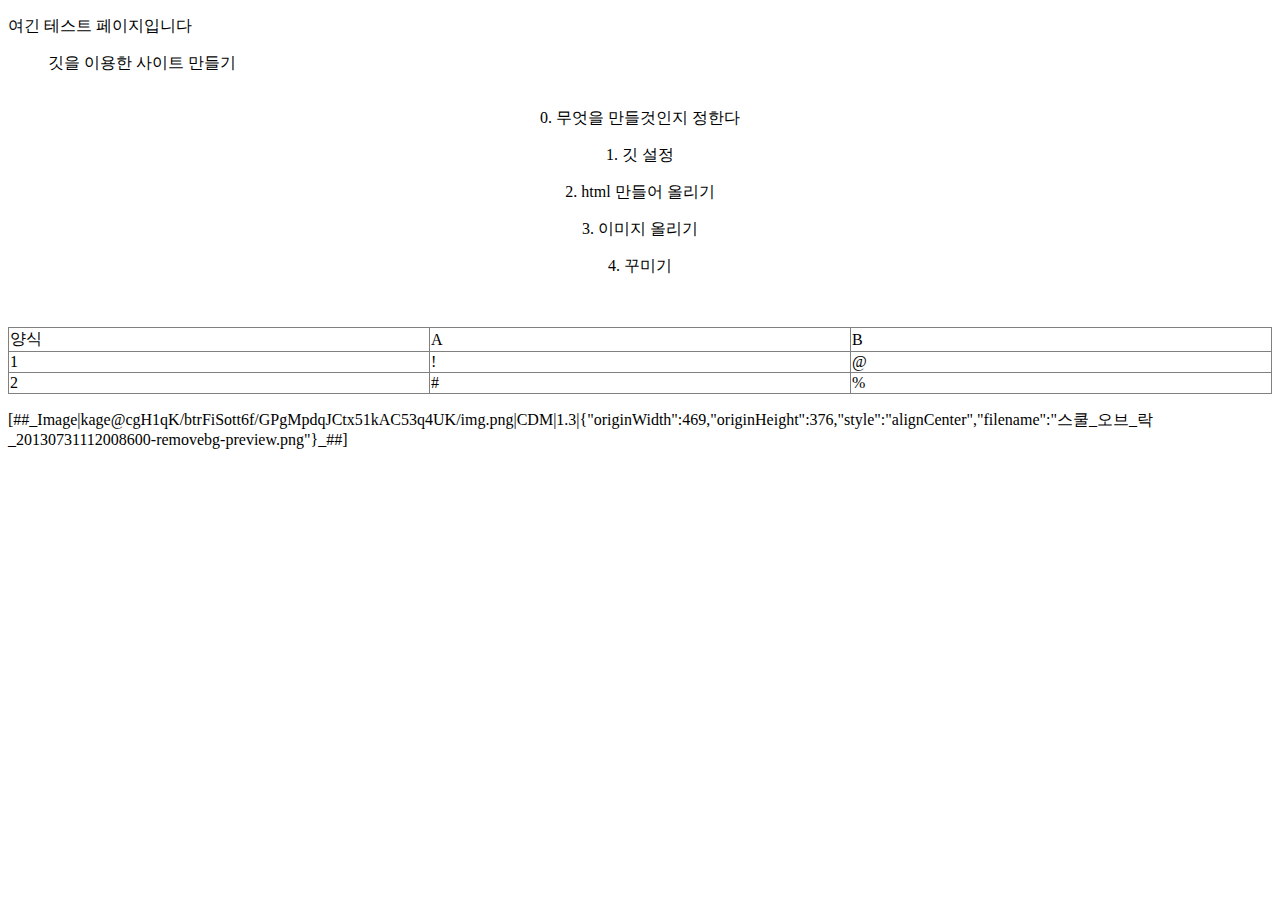
<file: index.html>
<!DOCTYPE html>
<html lang="en">
  <head>
    <meta charset="utf-8" />
    <link rel="icon" href="%PUBLIC_URL%/favicon.ico" />
    <meta name="viewport" content="width=device-width, initial-scale=1" />
    <meta name="theme-color" content="#000000" />
    <meta
      name="description"
      content="Web site created using create-react-app"
    />
    <link rel="apple-touch-icon" href="%PUBLIC_URL%/logo192.png" />
    <!--
      manifest.json provides metadata used when your web app is installed on a
      user's mobile device or desktop. See https://developers.google.com/web/fundamentals/web-app-manifest/
    -->
    <link rel="manifest" href="%PUBLIC_URL%/manifest.json" />
    <!--
      Notice the use of %PUBLIC_URL% in the tags above.
      It will be replaced with the URL of the `public` folder during the build.
      Only files inside the `public` folder can be referenced from the HTML.
      Unlike "/favicon.ico" or "favicon.ico", "%PUBLIC_URL%/favicon.ico" will
      work correctly both with client-side routing and a non-root public URL.
      Learn how to configure a non-root public URL by running `npm run build`.
    -->
    <title>React App</title>
  </head>
  <body>
    <noscript>You need to enable JavaScript to run this app.</noscript>
    <div id="root"></div>
    <!--
      This HTML file is a template.
      If you open it directly in the browser, you will see an empty page.
      You can add webfonts, meta tags, or analytics to this file.
      The build step will place the bundled scripts into the <body> tag.
      To begin the development, run `npm start` or `yarn start`.
      To create a production bundle, use `npm run build` or `yarn build`.
    -->
    <p>여긴 테스트 페이지입니다</p>
    <blockquote data-ke-style="style1"><span style="font-family: 'Noto Serif KR';">깃을 이용한 사이트 만들기</span><br /><br /></blockquote>
<p style="text-align: center;" data-ke-size="size16">0. 무엇을 만들것인지 정한다</p>
<p style="text-align: center;" data-ke-size="size16">1. 깃 설정</p>
<p style="text-align: center;" data-ke-size="size16">2. html 만들어 올리기</p>
<p style="text-align: center;" data-ke-size="size16">3. 이미지 올리기</p>
<p style="text-align: center;" data-ke-size="size16">4. 꾸미기</p>
<p style="text-align: center;" data-ke-size="size16">&nbsp;</p>
<table style="border-collapse: collapse; width: 100%;" border="1" data-ke-align="alignLeft">
<tbody>
<tr>
<td style="width: 33.3333%;">양식</td>
<td style="width: 33.3333%;">A</td>
<td style="width: 33.3333%;">B</td>
</tr>
<tr>
<td style="width: 33.3333%;">1</td>
<td style="width: 33.3333%;">!</td>
<td style="width: 33.3333%;">@</td>
</tr>
<tr>
<td style="width: 33.3333%;">2</td>
<td style="width: 33.3333%;">#</td>
<td style="width: 33.3333%;">%</td>
</tr>
</tbody>
</table>
<p>[##_Image|kage@cgH1qK/btrFiSott6f/GPgMpdqJCtx51kAC53q4UK/img.png|CDM|1.3|{"originWidth":469,"originHeight":376,"style":"alignCenter","filename":"스쿨_오브_락_20130731112008600-removebg-preview.png"}_##]</p>
  </body>
</html>
</file>
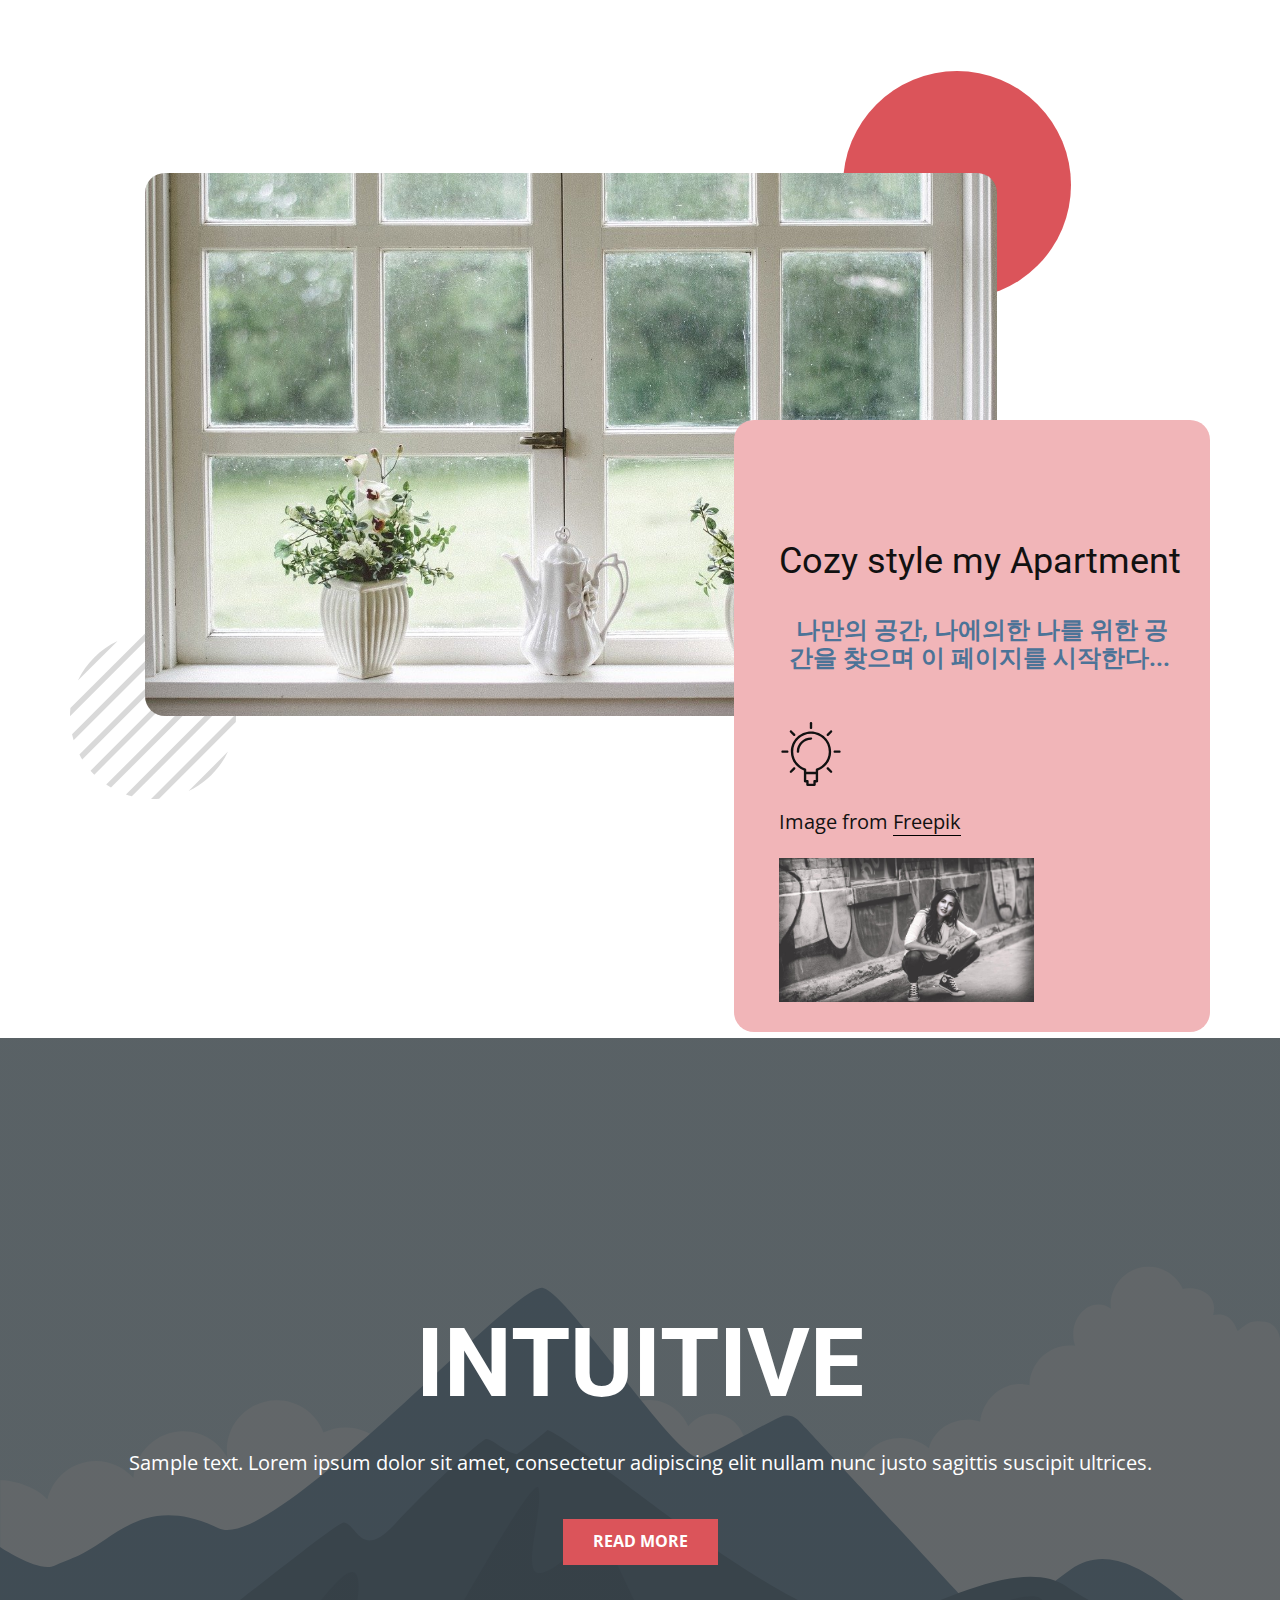
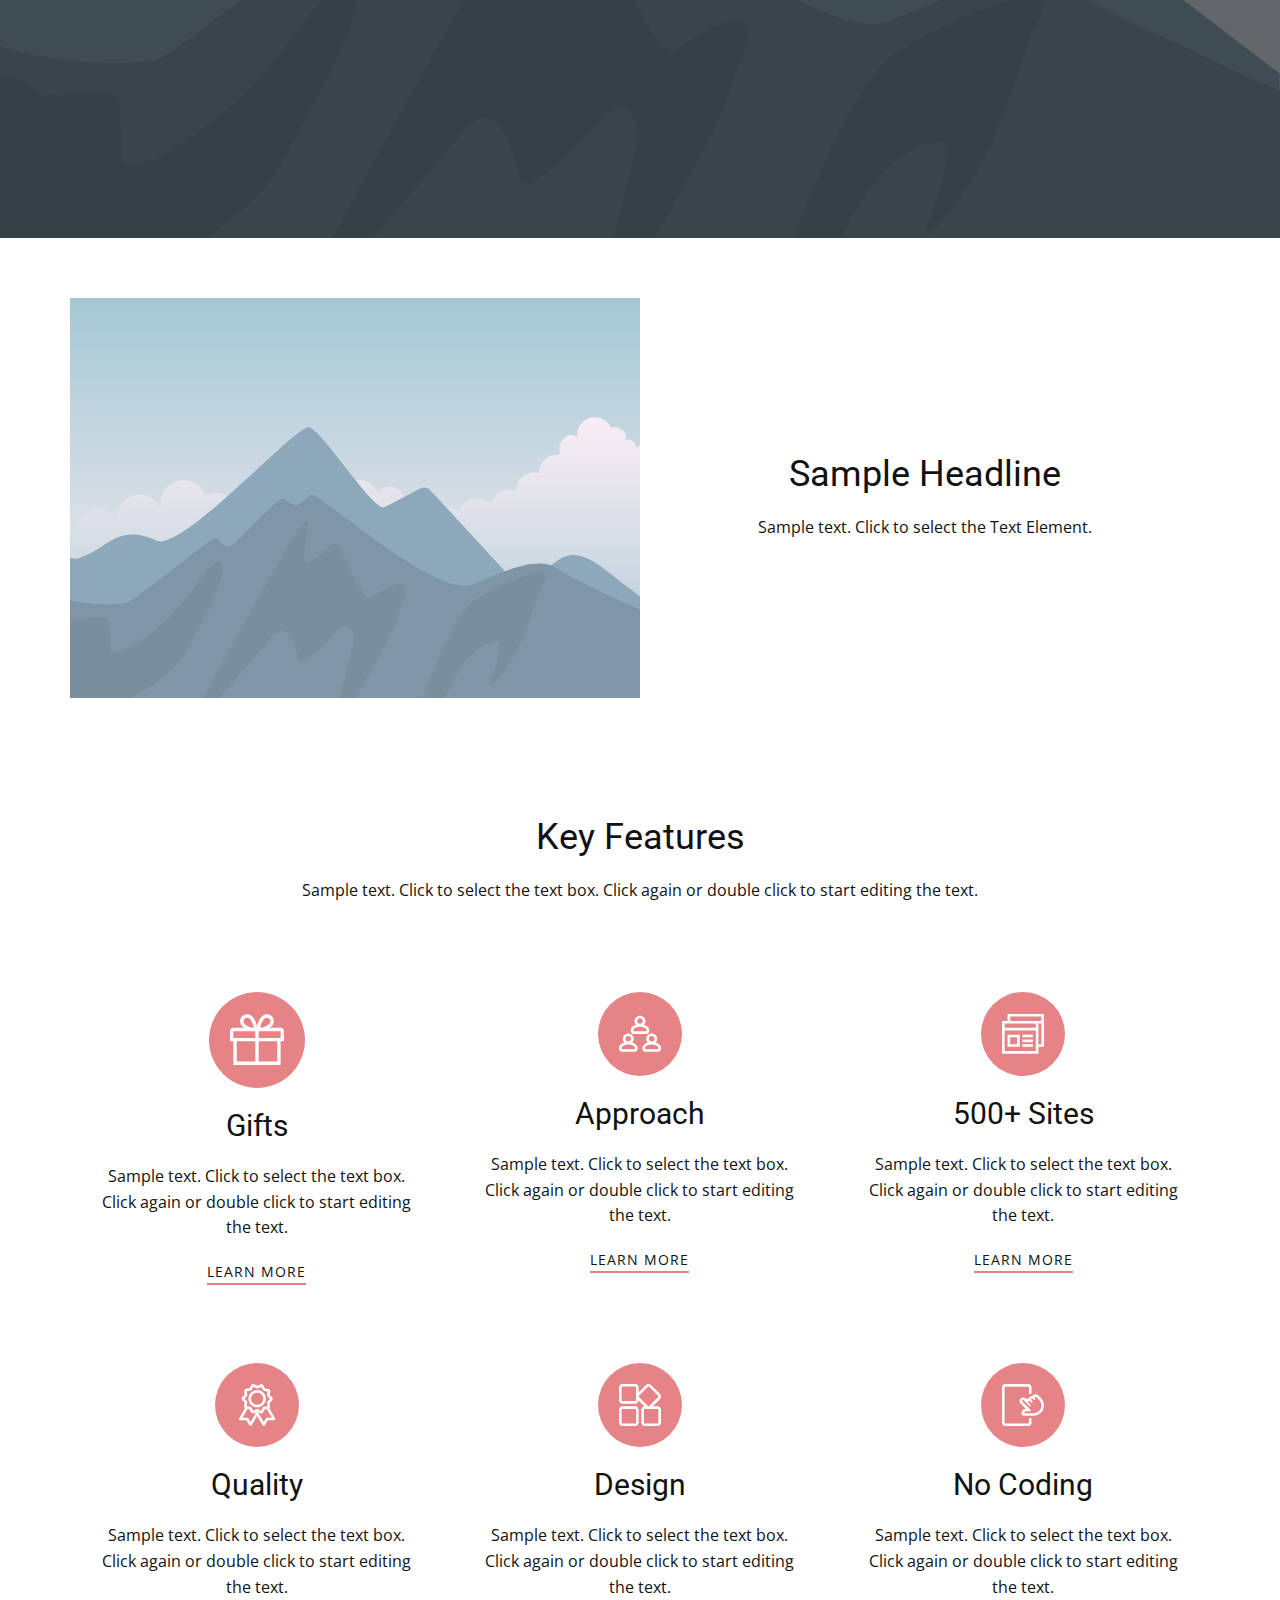
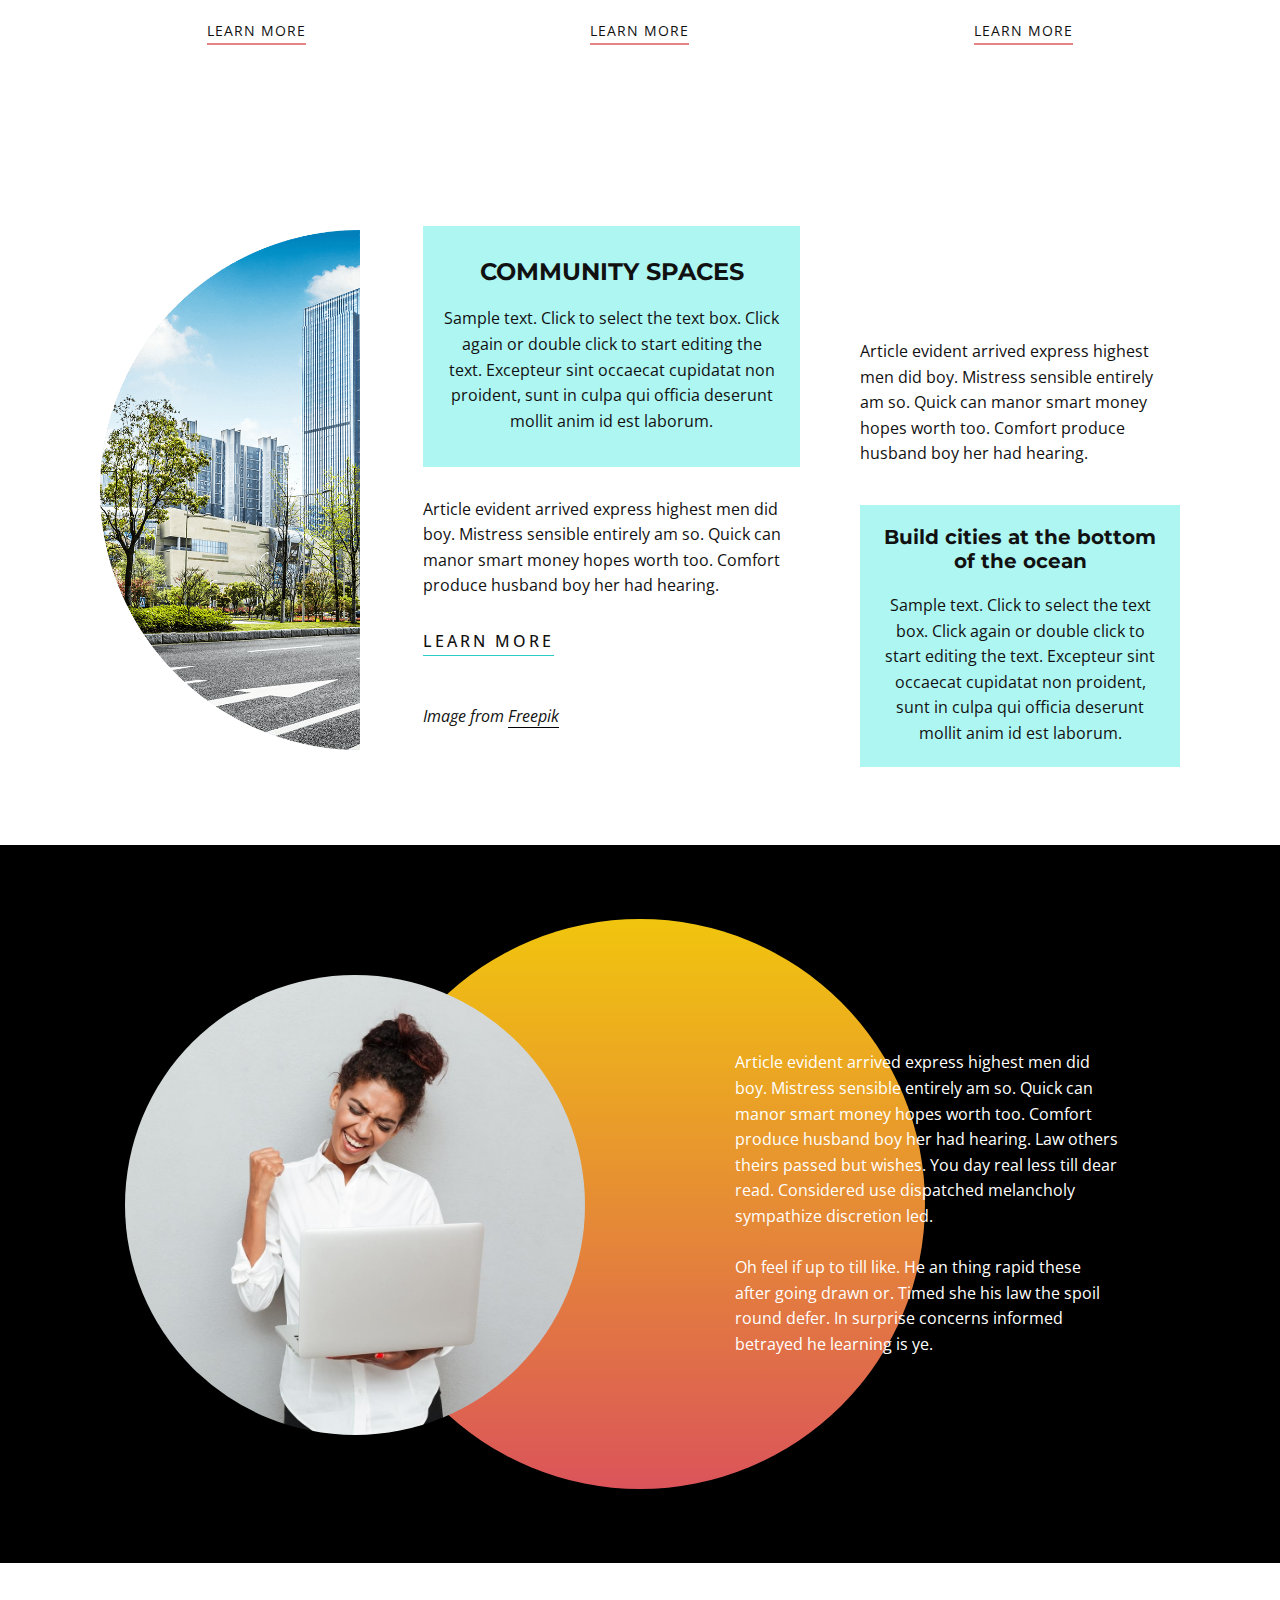
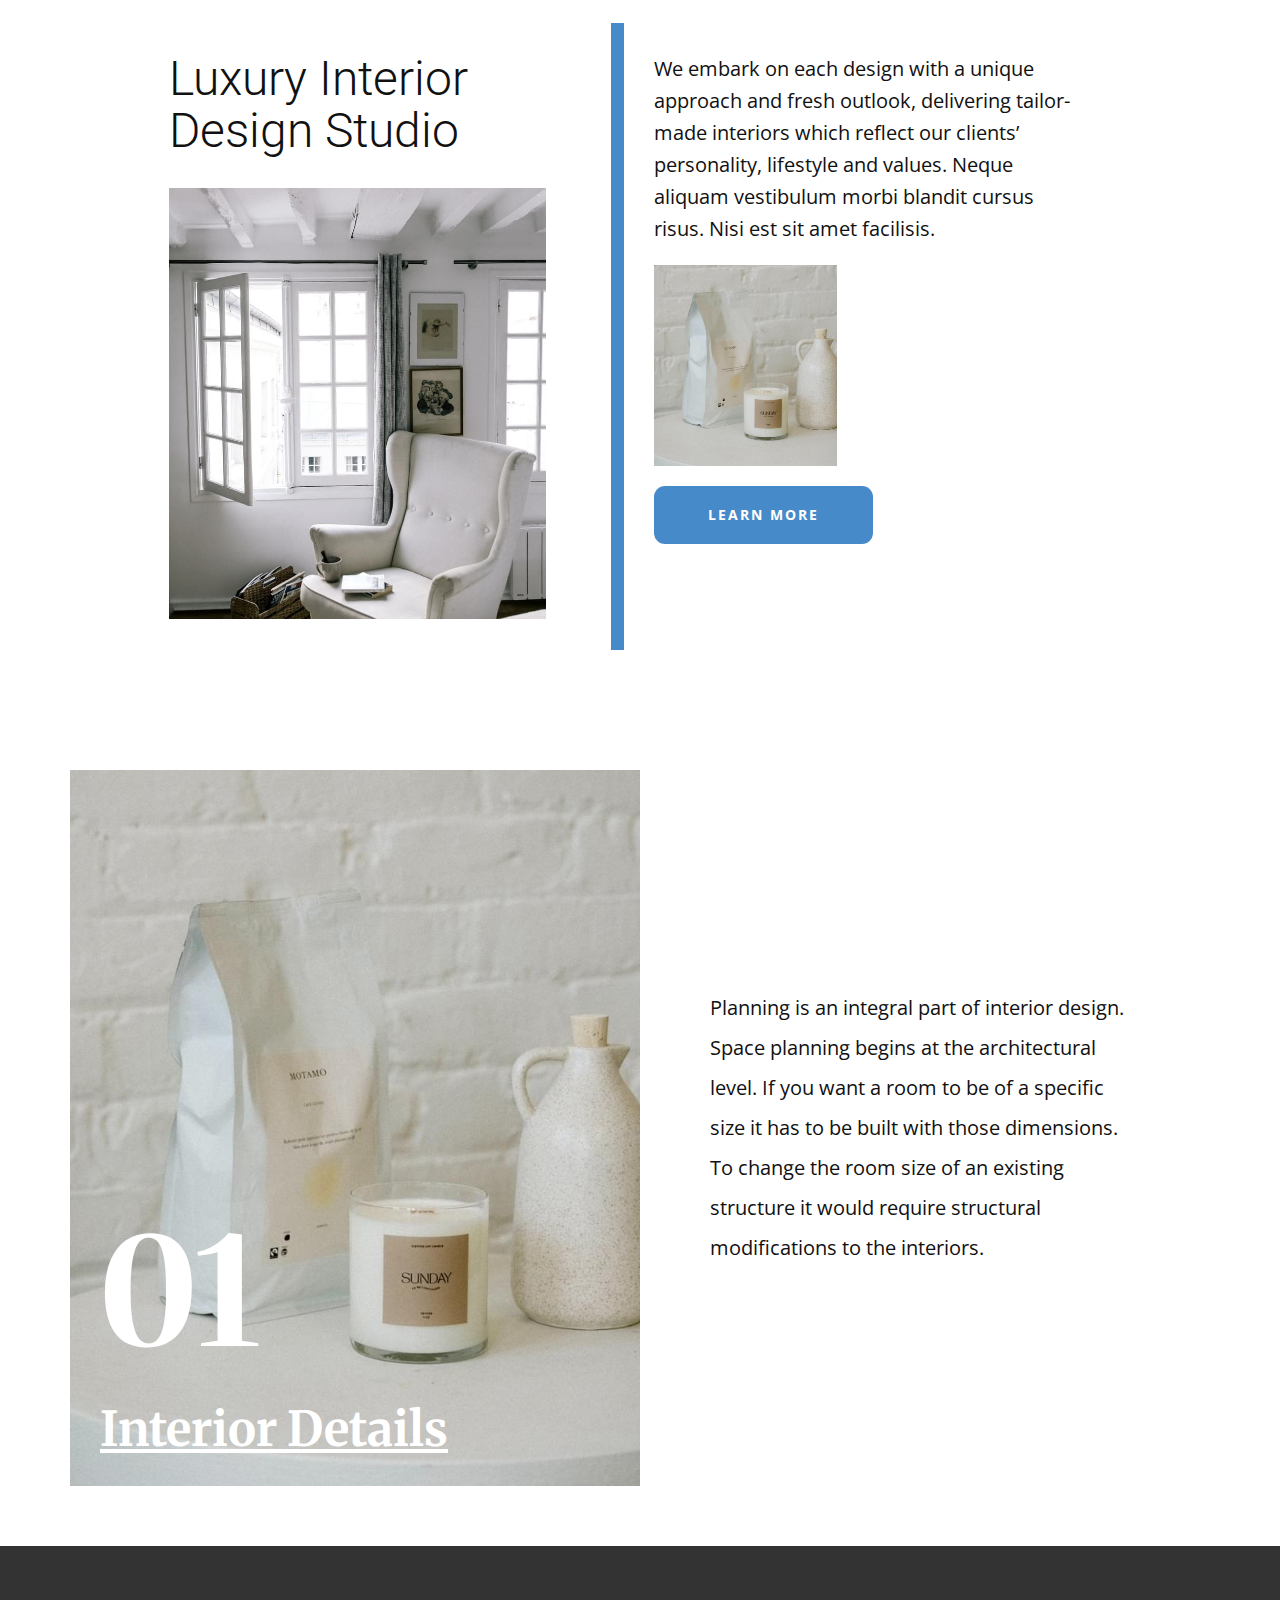
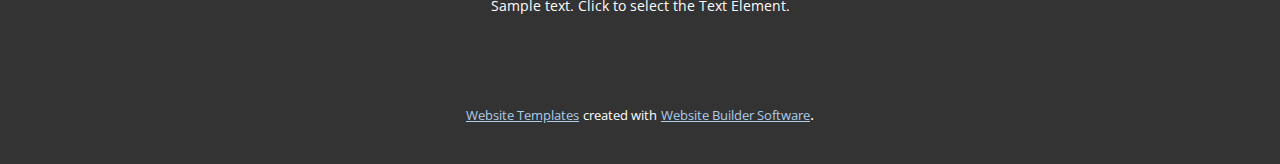
<file: my soul 1/index.html>
<!DOCTYPE html>
<html style="font-size: 16px;" lang="en"><head>
    <meta name="viewport" content="width=device-width, initial-scale=1.0">
    <meta charset="utf-8">
    <meta name="keywords" content="INTUITIVE, ​Cozy Studio Apartment">
    <meta name="description" content="">
    <title>my soul</title>
    <link rel="stylesheet" href="nicepage.css" media="screen">
<link rel="stylesheet" href="my-soul.css" media="screen">
    <script class="u-script" type="text/javascript" src="jquery.js" defer=""></script>
    <script class="u-script" type="text/javascript" src="nicepage.js" defer=""></script>
    <meta name="generator" content="Nicepage 4.14.1, nicepage.com">
    <link id="u-theme-google-font" rel="stylesheet" href="https://fonts.googleapis.com/css?family=Roboto:100,100i,300,300i,400,400i,500,500i,700,700i,900,900i|Open+Sans:300,300i,400,400i,500,500i,600,600i,700,700i,800,800i">
    <link id="u-page-google-font" rel="stylesheet" href="https://fonts.googleapis.com/css?family=Montserrat:100,100i,200,200i,300,300i,400,400i,500,500i,600,600i,700,700i,800,800i,900,900i|Merriweather:300,300i,400,400i,700,700i,900,900i">
    
    
    
    
    
    
    
    
    
    <script type="application/ld+json">{
		"@context": "http://schema.org",
		"@type": "Organization",
		"name": ""
}</script>
    <meta name="theme-color" content="#478ac9">
    <meta property="og:title" content="my soul">
    <meta property="og:type" content="website">
  </head>
  <body data-home-page="my-soul.html" data-home-page-title="my soul" class="u-body u-xl-mode" data-lang="en">
    <section class="u-clearfix u-section-1" id="carousel_76fe">
      <div class="u-clearfix u-sheet u-sheet-1">
        <div class="u-shape u-shape-svg u-text-grey-15 u-shape-1">
          <svg class="u-svg-link" preserveAspectRatio="none" viewBox="0 0 160 160" style=""><use xmlns:xlink="http://www.w3.org/1999/xlink" xlink:href="#svg-db78"></use></svg>
          <svg xmlns="http://www.w3.org/2000/svg" xmlns:xlink="http://www.w3.org/1999/xlink" version="1.1" xml:space="preserve" class="u-svg-content" viewBox="0 0 160 160" x="0px" y="0px" id="svg-db78"><path d="M114.3,152.3l38-38C144.4,130.9,130.9,144.4,114.3,152.3z M117.1,9.1l-108,108c0.8,1.6,1.7,3.2,2.7,4.8l110-110
	C120.3,10.9,118.7,10,117.1,9.1z M97.5,2L2,97.5c0.4,2,1,4,1.5,5.9l99.9-99.9C101.5,2.9,99.5,2.4,97.5,2z M80,160c2,0,4-0.1,5.9-0.2
	l73.9-73.9c0.1-2,0.2-3.9,0.2-5.9c0-0.6,0-1.2,0-1.9L78.1,160C78.8,160,79.4,160,80,160z M34.9,146.1c1.5,1,3,2,4.6,2.9L149,39.5
	c-0.9-1.6-1.9-3.1-2.9-4.6L34.9,146.1z M132.7,19.8L19.8,132.7c1.2,1.3,2.3,2.6,3.6,3.9L136.6,23.4C135.3,22.2,134,21,132.7,19.8z
	 M59.6,157.4l97.8-97.8c-0.5-1.9-1.1-3.8-1.7-5.7L53.9,155.6C55.8,156.3,57.7,156.9,59.6,157.4z M7.6,45.9L45.9,7.6
	C29.1,15.5,15.5,29.1,7.6,45.9z M80,0c-2.6,0-5.1,0.1-7.6,0.4l-72,72C0.1,74.9,0,77.4,0,80c0,0.1,0,0.2,0,0.2L80.2,0
	C80.2,0,80.1,0,80,0z"></path></svg>
        </div>
        <div class="u-palette-2-base u-shape u-shape-circle u-shape-2"></div>
        <img class="u-image u-image-round u-radius-20 u-image-1" src="images/30952bfe5756530367fc45bb1e5d8e694778b9bdeb8c7e2bb98f1486ca8bb568d104597546ab720616bfbf193e4378a7632d3e12745e8958dddf0f_1280.jpg" data-image-width="1280" data-image-height="816">
        <div class="u-align-left u-container-style u-expanded-width-xs u-group u-palette-2-light-2 u-radius-20 u-shape-round u-group-1">
          <div class="u-container-layout u-container-layout-1">
            <h2 class="u-subtitle u-text u-text-1"> Cozy style my Apartment</h2>
            <h4 class="u-align-center u-text u-text-palette-1-dark-1 u-text-2">&nbsp;나만의 공간, 나에의한 나를 위한 공간을 찾으며 이 페이지를 시작한다...<br>
              <br>
            </h4><span class="u-icon u-icon-1"><svg class="u-svg-link" preserveAspectRatio="xMidYMin slice" viewBox="0 0 54 54" style=""><use xmlns:xlink="http://www.w3.org/1999/xlink" xlink:href="#svg-e8a5"></use></svg><svg class="u-svg-content" viewBox="0 0 54 54" x="0px" y="0px" id="svg-e8a5" style="enable-background:new 0 0 54 54;"><g><path d="M27,8c-9.374,0-17,7.626-17,17c0,7.112,4.391,13.412,11,15.9V50c0,0.553,0.447,1,1,1h1v2c0,0.553,0.447,1,1,1h6
		c0.553,0,1-0.447,1-1v-2h1c0.553,0,1-0.447,1-1v-9.1c6.609-2.488,11-8.788,11-15.9C44,15.626,36.374,8,27,8z M30,49
		c-0.553,0-1,0.447-1,1v2h-4v-2c0-0.553-0.447-1-1-1h-1v-5h8v5H30z M31.688,39.242C31.277,39.377,31,39.761,31,40.192V42h-8v-1.808
		c0-0.432-0.277-0.815-0.688-0.95C16.145,37.214,12,31.49,12,25c0-8.271,6.729-15,15-15s15,6.729,15,15
		C42,31.49,37.855,37.214,31.688,39.242z"></path><path d="M27,6c0.553,0,1-0.447,1-1V1c0-0.553-0.447-1-1-1s-1,0.447-1,1v4C26,5.553,26.447,6,27,6z"></path><path d="M51,24h-4c-0.553,0-1,0.447-1,1s0.447,1,1,1h4c0.553,0,1-0.447,1-1S51.553,24,51,24z"></path><path d="M7,24H3c-0.553,0-1,0.447-1,1s0.447,1,1,1h4c0.553,0,1-0.447,1-1S7.553,24,7,24z"></path><path d="M43.264,7.322l-2.828,2.828c-0.391,0.391-0.391,1.023,0,1.414c0.195,0.195,0.451,0.293,0.707,0.293
		s0.512-0.098,0.707-0.293l2.828-2.828c0.391-0.391,0.391-1.023,0-1.414S43.654,6.932,43.264,7.322z"></path><path d="M12.15,38.436l-2.828,2.828c-0.391,0.391-0.391,1.023,0,1.414c0.195,0.195,0.451,0.293,0.707,0.293
		s0.512-0.098,0.707-0.293l2.828-2.828c0.391-0.391,0.391-1.023,0-1.414S12.541,38.045,12.15,38.436z"></path><path d="M41.85,38.436c-0.391-0.391-1.023-0.391-1.414,0s-0.391,1.023,0,1.414l2.828,2.828c0.195,0.195,0.451,0.293,0.707,0.293
		s0.512-0.098,0.707-0.293c0.391-0.391,0.391-1.023,0-1.414L41.85,38.436z"></path><path d="M12.15,11.564c0.195,0.195,0.451,0.293,0.707,0.293s0.512-0.098,0.707-0.293c0.391-0.391,0.391-1.023,0-1.414l-2.828-2.828
		c-0.391-0.391-1.023-0.391-1.414,0s-0.391,1.023,0,1.414L12.15,11.564z"></path><path d="M27,13c-6.617,0-12,5.383-12,12c0,0.553,0.447,1,1,1s1-0.447,1-1c0-5.514,4.486-10,10-10c0.553,0,1-0.447,1-1
		S27.553,13,27,13z"></path>
</g></svg></span>
            <p class="u-text u-text-3">Image from <a href="https://www.freepik.com/photos/background" class="u-active-none u-border-1 u-border-active-grey-50 u-border-black u-border-hover-grey-50 u-border-no-left u-border-no-right u-border-no-top u-bottom-left-radius-0 u-bottom-right-radius-0 u-btn u-button-link u-button-style u-hover-none u-none u-radius-0 u-text-body-color u-top-left-radius-0 u-top-right-radius-0 u-btn-1" target="_blank">Freepik</a>
            </p>
            <img class="u-image u-image-default u-image-2" src="images/3a1a41c1876cf6a56bf0c4a1df5ce414a231fa766a33b529c80cea706de29ab79dd0d0bec175bcfe49f9e8da5990e1278cc2f0ffde6560a5f95e01_1280.jpg" alt="" data-image-width="1280" data-image-height="720">
          </div>
        </div>
      </div>
    </section>
    <section class="u-align-center u-clearfix u-image u-shading u-section-2" src="" data-image-width="256" data-image-height="256" id="sec-d584">
      <div class="u-clearfix u-sheet u-valign-middle u-sheet-1">
        <h1 class="u-text u-text-default u-title u-text-1">INTUITIVE</h1>
        <p class="u-large-text u-text u-text-default u-text-variant u-text-2">Sample text. Lorem ipsum dolor sit amet, consectetur adipiscing elit nullam nunc justo sagittis suscipit ultrices.</p>
        <a href="#" class="u-btn u-button-style u-palette-2-base u-btn-1">Read More</a>
      </div>
    </section>
    <section class="u-clearfix u-section-3" id="sec-3c87">
      <div class="u-clearfix u-sheet u-sheet-1">
        <div class="u-clearfix u-expanded-width u-layout-wrap u-layout-wrap-1">
          <div class="u-layout">
            <div class="u-layout-row">
              <div class="u-container-style u-image u-layout-cell u-size-30 u-image-1" data-image-width="400" data-image-height="265">
                <div class="u-container-layout u-container-layout-1"></div>
              </div>
              <div class="u-align-center u-container-style u-layout-cell u-size-30 u-layout-cell-2">
                <div class="u-container-layout u-valign-middle u-container-layout-2">
                  <h2 class="u-text u-text-default u-text-1">Sample Headline</h2>
                  <p class="u-text u-text-default u-text-2">Sample text. Click to select the Text Element.</p>
                </div>
              </div>
            </div>
          </div>
        </div>
      </div>
    </section>
    <section class="u-align-center u-clearfix u-section-4" id="sec-c83c">
      <div class="u-clearfix u-sheet u-sheet-1">
        <h2 class="u-text u-text-default u-text-1">Key Features</h2>
        <p class="u-text u-text-default u-text-2">Sample text. Click to select the text box. Click again or double click to start editing the text.</p>
        <div class="u-expanded-width u-list u-list-1">
          <div class="u-repeater u-repeater-1">
            <div class="u-align-center u-container-style u-list-item u-repeater-item">
              <div class="u-container-layout u-similar-container u-valign-top u-container-layout-1"><span class="u-icon u-icon-circle u-palette-2-light-1 u-icon-1"><svg class="u-svg-link" preserveAspectRatio="xMidYMin slice" viewBox="0 0 128 128" style=""><use xmlns:xlink="http://www.w3.org/1999/xlink" xlink:href="#svg-ec17"></use></svg><svg class="u-svg-content" viewBox="0 0 128 128" id="svg-ec17"><path d="m40.6 11c2.3 0 4.4 0.9 6.1 2.5 5.4 5.4 10.8 19.2 8.9 21.2 0 0-0.3 0.3-1.5 0.3-5.5 0-16.1-5.7-19.5-9.2-3.4-3.4-3.4-8.9 0-12.2 1.5-1.7 3.7-2.6 6-2.6m46.8 0.1c2.2 0 4.4 0.8 6.1 2.4 3.4 3.4 3.4 8.9 0 12.2-3.4 3.5-14 9.2-19.5 9.2-1.1 0-1.5-0.3-1.5-0.3-1.9-1.9 3.5-15.7 8.9-21.2 1.6-1.5 3.8-2.3 6-2.3m32.6 32.1v16h-52v-16h52m-60 0v16h-52v-16h52m52 23.9v47.9h-44v-47.9h44m-52 0v47.9h-44v-47.9h44m-19.4-64.1c-4.4 0-8.6 1.7-11.7 4.9-6.5 6.5-6.5 17 0 23.5 1.2 1.2 2.8 2.5 4.7 3.8h-25.6c-4.4 0-8 3.6-8 8v24h8v55.8h112v-55.9h8v-24c0-4.4-3.6-8-8-8h-25.6c1.9-1.3 3.6-2.6 4.7-3.8 6.5-6.5 6.5-17 0-23.5-3-3-7.3-4.8-11.7-4.8s-8.7 1.7-11.7 4.8c-4.6 4.6-7.8 11.7-8.9 14.5-2.2 5.4-3 9.5-2.5 12.8h-0.5c0.5-3.2-0.4-7.4-2.5-12.8-1.2-2.8-4.3-9.9-8.9-14.5-3.2-3.1-7.4-4.8-11.8-4.8z"></path></svg>
            
            
          </span>
                <h3 class="u-align-center u-text u-text-3">Gifts</h3>
                <p class="u-align-center u-text u-text-4">Sample text. Click to select the text box. Click again or double click to start editing the text.</p>
                <a href="" class="u-active-none u-border-2 u-border-palette-2-light-1 u-btn u-btn-rectangle u-button-style u-hover-none u-none u-text-body-color u-btn-1">learn more</a>
              </div>
            </div>
            <div class="u-align-center u-container-style u-list-item u-repeater-item">
              <div class="u-container-layout u-similar-container u-valign-top u-container-layout-2"><span class="u-icon u-icon-circle u-palette-2-light-1 u-icon-2"><svg class="u-svg-link" preserveAspectRatio="xMidYMin slice" viewBox="0 0 128 128" style=""><use xmlns:xlink="http://www.w3.org/1999/xlink" xlink:href="#svg-6f48"></use></svg><svg class="u-svg-content" viewBox="0 0 128 128" id="svg-6f48"><path d="m44.1 63.9h39.8c4.6 0 8.4-3.9 8.4-8.8v-1.8c0-5.6-2.8-10.7-7.3-13.3-2.4-1.4-5.4-2.9-8.8-4.1 2.8-3 4.6-6.9 4.6-11.3-0.1-9.2-7.6-16.6-16.8-16.6s-16.7 7.4-16.7 16.5c0 4.4 1.7 8.4 4.6 11.3-3.4 1.2-6.5 2.7-8.8 4.1-4.5 2.7-7.3 7.7-7.3 13.3v1.8c-0.1 4.9 3.7 8.9 8.3 8.9zm19.9-48c4.8 0 8.7 3.9 8.7 8.6 0 4.8-3.9 8.6-8.7 8.6s-8.7-3.9-8.7-8.6 3.9-8.6 8.7-8.6zm-20.3 37.3c0-2.7 1.3-5.3 3.4-6.5 4-2.3 10.2-5.1 16.9-5.1s12.9 2.8 16.9 5.1c2.1 1.2 3.4 3.8 3.4 6.5v1.8c0 0.6-0.3 0.9-0.4 0.9h-39.8c-0.1 0-0.4-0.3-0.4-0.9v-1.8zm5.5 40.9c-2.4-1.4-5.4-2.9-8.8-4.1 2.8-3 4.6-7 4.6-11.3 0-9.1-7.5-16.5-16.7-16.5s-16.7 7.4-16.7 16.5c0 4.4 1.7 8.4 4.6 11.3-3.4 1.2-6.5 2.7-8.8 4.1-4.6 2.6-7.4 7.7-7.4 13.3v1.8c0 4.9 3.8 8.8 8.4 8.8h39.8c4.6 0 8.4-3.9 8.4-8.8v-1.8c0-5.6-2.8-10.7-7.4-13.3zm-20.9-24.1c4.8 0 8.7 3.9 8.7 8.6 0 4.8-3.9 8.6-8.7 8.6s-8.7-3.9-8.7-8.6 3.9-8.6 8.7-8.6zm20.3 39.2c0 0.6-0.3 0.9-0.4 0.9h-39.8c-0.1 0-0.4-0.3-0.4-0.9v-1.8c0-2.7 1.3-5.3 3.4-6.5 4-2.3 10.2-5.1 16.9-5.1s12.9 2.8 16.9 5.1c2.1 1.2 3.4 3.8 3.4 6.5v1.8zm72.1-15.1c-2.4-1.4-5.4-2.9-8.8-4.1 2.8-3 4.6-6.9 4.6-11.3 0-9.1-7.5-16.5-16.7-16.5s-16.7 7.4-16.7 16.5c-0.1 4.3 1.7 8.3 4.5 11.3-3.4 1.2-6.5 2.7-8.8 4.1-4.5 2.7-7.3 7.7-7.3 13.3v1.8c0 4.9 3.8 8.8 8.4 8.8h39.8c4.6 0 8.4-3.9 8.4-8.8v-1.8c-0.1-5.6-2.9-10.7-7.4-13.3zm-21-24.1c4.8 0 8.7 3.9 8.7 8.6 0 4.8-3.9 8.6-8.7 8.6s-8.7-3.9-8.7-8.6 3.9-8.6 8.7-8.6zm20.3 39.2c0 0.6-0.3 0.9-0.4 0.9h-39.8c-0.1 0-0.4-0.3-0.4-0.9v-1.8c0-2.7 1.3-5.3 3.4-6.5 4-2.3 10.2-5.1 16.9-5.1s12.9 2.8 16.9 5.1c2.1 1.2 3.4 3.8 3.4 6.5v1.8z"></path></svg>
            
            
          </span>
                <h3 class="u-text u-text-5">Approach</h3>
                <p class="u-text u-text-6">Sample text. Click to select the text box. Click again or double click to start editing the text.</p>
                <a href="" class="u-active-none u-border-2 u-border-palette-2-light-1 u-btn u-btn-rectangle u-button-style u-hover-none u-text-body-color u-btn-2">learn more</a>
              </div>
            </div>
            <div class="u-align-center u-container-style u-list-item u-repeater-item">
              <div class="u-container-layout u-similar-container u-valign-top u-container-layout-3"><span class="u-icon u-icon-circle u-palette-2-light-1 u-icon-3"><svg class="u-svg-link" preserveAspectRatio="xMidYMin slice" viewBox="0 0 128 128" style=""><use xmlns:xlink="http://www.w3.org/1999/xlink" xlink:href="#svg-845b"></use></svg><svg class="u-svg-content" viewBox="0 0 128 128" id="svg-845b"><polygon points="128 3 17 3 17 24 25 24 25 11 120 11 120 24 111 24 111 32 120 32 120 95 111 95 111 103 128 103"></polygon><path d="m25 24h-25v100h111v-100h-86zm78 92h-95v-63h95v63zm0-71h-95v-13h95v13z"></path><path d="m46 74v21h-21v-21h21m8-8h-37v37h37v-37z"></path><rect x="62" y="66" width="32" height="8"></rect><rect x="62" y="81" width="32" height="8"></rect><rect x="62" y="95" width="32" height="8"></rect></svg>
            
            
          </span>
                <h3 class="u-text u-text-7">500+ Sites</h3>
                <p class="u-text u-text-8">Sample text. Click to select the text box. Click again or double click to start editing the text.</p>
                <a href="" class="u-active-none u-border-2 u-border-palette-2-light-1 u-btn u-btn-rectangle u-button-style u-hover-none u-text-body-color u-btn-3">learn more</a>
              </div>
            </div>
            <div class="u-align-center u-container-style u-list-item u-repeater-item">
              <div class="u-container-layout u-similar-container u-valign-top u-container-layout-4"><span class="u-icon u-icon-circle u-palette-2-light-1 u-icon-4"><svg class="u-svg-link" preserveAspectRatio="xMidYMin slice" viewBox="0 0 128 128" style=""><use xmlns:xlink="http://www.w3.org/1999/xlink" xlink:href="#svg-e51f"></use></svg><svg class="u-svg-content" viewBox="0 0 128 128" id="svg-e51f"><path d="m119.4 104.8-17.8-30.8c1.6-1.3 2.5-3.4 2.4-5.6l-1.3-10.7 7.4-7.6c2.3-2.3 2.4-6.1 0.2-8.8l-7.4-7.9 1.5-10.8c0.3-3.2-2-6.4-5.2-7l-10.7-2.1-5.2-9.4c-1.1-2.2-3.3-3.5-5.8-3.5-0.8 0-1.5 0.1-2.3 0.4l-10.4 4.4-9.6-4.6c-0.9-0.5-1.9-0.7-3-0.7-0.6 0-1.3 0.1-1.9 0.3-1.6 0.5-2.9 1.5-3.8 3l-5.3 9.4-10.7 1.9c-3.4 0.6-5.7 3.7-5.4 7.1l1.3 10.7-7.4 7.6c-2.3 2.3-2.4 6.1-0.2 8.8l7.4 7.9-1.5 10.8c-0.3 2.3 0.8 4.6 2.7 5.9l-17.9 31.3c-0.7 1.1-0.7 2.6-0.1 3.9v0.1l0.1 0.1c0.8 1.2 2 1.9 3.4 1.9h19.2l8.7 14.9c0.8 1.2 2 1.9 3.4 1.9s2.8-0.8 3.5-2l16.6-27.9 16.8 28.3c0.8 1.2 2 1.9 3.4 1.9s2.8-0.8 3.5-2l8.7-15.3h19.2c1.4 0 2.7-0.8 3.4-1.9 0.9-1.1 0.9-2.7 0.1-3.9zm-34.9 11.3-17.9-30.5 7.4 3.6c0.9 0.4 1.8 0.6 2.9 0.6 2.4 0 4.6-1.2 5.7-3.2l5.3-9.4 5.8-1 15.4 26.6h-14.7c-1.4 0-2.8 0.8-3.5 2l-6.4 11.3zm-40-0.3-6.5-11c-0.8-1.2-2-1.9-3.4-1.9h-14.8l15.5-27 5.4 0.9 5.2 9.3c1.1 2.2 3.3 3.5 5.8 3.5 0.8 0 1.5-0.1 2.3-0.4l0.5-0.1 3.9-1.8 1.4 2.4-15.3 26.1zm-11.9-78.1c1.4-1.4 2.1-3.4 1.8-5.3l-1.2-10 10.2-1.8c1.9-0.3 3.6-1.6 4.6-3.2l4.9-8.8 9 4.3c0.9 0.5 1.9 0.7 2.9 0.7s2-0.2 2.9-0.7l9.2-4.1 4.9 9.1c1.1 1.7 2.7 2.9 4.5 3.1l10 1.9-1.4 10c-0.3 1.9 0.3 4 1.7 5.3l6.9 7.3-7 7.1c-1.5 1.4-2.1 3.4-1.8 5.3l1.2 9.9-9.9 1.6c-2 0.3-3.7 1.6-4.6 3.2l-4.9 8.8-9-4.3c-0.9-0.5-1.9-0.7-2.9-0.7s-2 0.2-2.9 0.7l-9.2 4.2-4.9-9c-1.1-1.7-2.8-2.9-4.6-3.1l-10.1-1.8 1.4-10c0.3-1.9-0.3-4-1.7-5.3l-6.8-7.4 6.8-7z"></path><path d="m64.5 71c14.7 0 26.6-11.7 26.6-26.2 0-14.4-11.9-26.2-26.6-26.2s-26.6 11.7-26.6 26.2 11.9 26.2 26.6 26.2zm0-44.4c10.2 0 18.6 8.2 18.6 18.3s-8.3 18.3-18.6 18.3c-10.2 0-18.6-8.2-18.6-18.3s8.4-18.3 18.6-18.3z"></path></svg>
            
            
          </span>
                <h3 class="u-text u-text-9">Quality</h3>
                <p class="u-text u-text-10">Sample text. Click to select the text box. Click again or double click to start editing the text.</p>
                <a href="" class="u-active-none u-border-2 u-border-palette-2-light-1 u-btn u-btn-rectangle u-button-style u-hover-none u-none u-text-body-color u-btn-4">learn more</a>
              </div>
            </div>
            <div class="u-align-center u-container-style u-list-item u-repeater-item">
              <div class="u-container-layout u-similar-container u-valign-top u-container-layout-5"><span class="u-icon u-icon-circle u-palette-2-light-1 u-icon-5"><svg class="u-svg-link" preserveAspectRatio="xMidYMin slice" viewBox="0 0 128 128" style=""><use xmlns:xlink="http://www.w3.org/1999/xlink" xlink:href="#svg-fa13"></use></svg><svg class="u-svg-content" viewBox="0 0 128 128" id="svg-fa13"><path d="m117.4 76c1.5 0 2.7 1.2 2.7 2.7v38.7c0 1.5-1.2 2.7-2.7 2.7h-38.7c-1.5 0-2.7-1.2-2.7-2.7v-38.7c0-1.5 1.2-2.7 2.7-2.7h38.7m0-7.9h-38.7c-5.8 0-10.6 4.8-10.6 10.6v38.7c0 5.8 4.8 10.6 10.6 10.6h38.7c5.8 0 10.6-4.8 10.6-10.6v-38.7c0-5.8-4.8-10.6-10.6-10.6z"></path><path d="m49.3 7.9c1.5 0 2.7 1.2 2.7 2.7v38.7c0 1.5-1.2 2.7-2.7 2.7h-38.7c-1.5 0-2.7-1.2-2.7-2.7v-38.7c0-1.5 1.2-2.7 2.7-2.7h38.7m0-7.9h-38.7c-5.8 0-10.6 4.8-10.6 10.6v38.7c0 5.8 4.8 10.6 10.6 10.6h38.7c5.8 0 10.6-4.8 10.6-10.6v-38.7c0-5.8-4.8-10.6-10.6-10.6z"></path><path d="m90 7.9c0.7 0 1.4 0.3 1.9 0.8l27.4 27.4c1 1 1 2.7 0 3.8l-27.4 27.3c-0.5 0.5-1.2 0.8-1.9 0.8s-1.4-0.3-1.9-0.8l-27.3-27.3c-1-1-1-2.7 0-3.8l27.3-27.4c0.6-0.5 1.3-0.8 1.9-0.8m0-7.9c-2.8 0-5.5 1.1-7.5 3.1l-27.3 27.4c-2 2-3.1 4.7-3.1 7.5s1.1 5.5 3.1 7.5l27.4 27.4c2 2 4.7 3.1 7.5 3.1s5.5-1.1 7.5-3.1l27.4-27.4c2-2 3.1-4.7 3.1-7.5s-1.1-5.5-3.1-7.5l-27.5-27.4c-2-2-4.6-3.1-7.5-3.1z"></path><path d="m49.3 76c1.5 0 2.7 1.2 2.7 2.7v38.7c0 1.5-1.2 2.7-2.7 2.7h-38.7c-1.5 0-2.7-1.2-2.7-2.7v-38.7c0-1.5 1.2-2.7 2.7-2.7h38.7m0-7.9h-38.7c-5.8 0-10.6 4.8-10.6 10.6v38.7c0 5.8 4.8 10.6 10.6 10.6h38.7c5.8 0 10.6-4.8 10.6-10.6v-38.7c0-5.8-4.8-10.6-10.6-10.6z"></path></svg>
            
            
          </span>
                <h3 class="u-text u-text-11">Design</h3>
                <p class="u-text u-text-12">Sample text. Click to select the text box. Click again or double click to start editing the text.</p>
                <a href="" class="u-active-none u-border-2 u-border-palette-2-light-1 u-btn u-btn-rectangle u-button-style u-hover-none u-text-body-color u-btn-5">learn more</a>
              </div>
            </div>
            <div class="u-align-center u-container-style u-list-item u-repeater-item">
              <div class="u-container-layout u-similar-container u-valign-top u-container-layout-6"><span class="u-icon u-icon-circle u-palette-2-light-1 u-icon-6"><svg class="u-svg-link" preserveAspectRatio="xMidYMin slice" viewBox="0 0 128 128" style=""><use xmlns:xlink="http://www.w3.org/1999/xlink" xlink:href="#svg-975a"></use></svg><svg class="u-svg-content" viewBox="0 0 128 128" id="svg-975a"><path d="m102.7 39.2c0.8 0 1.5 0.3 2.1 0.9l7.8 7.8c4.8 4.8 7.7 11.5 7.4 18.3-0.6 12.6-11 22.6-23.7 22.6h-29c-0.1 0-0.1-0.1-0.1-0.2 1.1-3 4.1-5.2 7.5-5.2h10.5c0.9 0 1.8-0.4 2.3-1.1 0.8-1.1 0.7-2.6-0.3-3.5l-24.9-24.8c-0.6-0.6-0.9-1.3-0.9-2.1s0.3-1.5 0.9-2.1 1.3-0.8 2.1-0.8 1.5 0.3 2.1 0.8l16.9 16.9c0.5 0.5 1.2 0.8 1.9 0.8s1.4-0.3 1.9-0.8 0.8-1.2 0.8-1.9-0.3-1.4-0.8-1.9l-6.7-6.7c-0.6-0.6-0.9-1.3-0.9-2.1s0.3-1.5 0.9-2.1 1.3-0.8 2.1-0.8 1.5 0.3 2.1 0.8l4 4c0.5 0.5 1.2 0.8 1.9 0.8s1.4-0.3 1.9-0.8 0.8-1.2 0.8-1.9-0.3-1.4-0.8-1.9l-2.7-2.7c-0.5-0.5-0.8-1.2-0.8-2s0.3-1.5 0.9-2.1 1.3-0.9 2.1-0.9 1.5 0.3 2.1 0.9l2.7 2.7c0.5 0.5 1.2 0.8 1.9 0.8s1.4-0.3 1.9-0.8 0.8-1.2 0.8-1.9-0.2-1.3-0.7-1.8c-0.8-0.9-1.2-2.1-0.8-3.3 0.5-1.3 1.6-1.9 2.8-1.9m0-8c-2.9 0-5.7 1.1-7.8 3.2-0.7 0.7-1.2 1.4-1.7 2.1 0 0-0.1 0.1-0.1 0-0.4 0-0.8-0.1-1.1-0.1-2.9 0-5.7 1.1-7.8 3.2-1 1-1.8 2.2-2.3 3.4 0 0 0 0.1-0.1 0.1-2.6 0.2-5.1 1.3-6.9 3.2l-0.2 0.2-2.5-2.5c-2-2-4.9-3.2-7.8-3.2s-5.7 1.1-7.8 3.2-3.2 4.9-3.2 7.8c0 3 1.2 5.7 3.2 7.8l15.8 15.8c0.1 0.1 0 0.2-0.1 0.2-5.8 0.8-10.8 4.8-12.8 10.5-1.9 5.2 2 10.7 7.5 10.7h29.1c8.5 0 16.4-3.3 22.4-9.3 6.1-6.1 9.4-14.3 9.3-23-0.1-8.4-3.8-16.4-9.8-22.4l-7.8-7.8c-1.8-2-4.6-3.1-7.5-3.1z"></path><path d="m82.1 118c0 1.1-0.9 2-2 2h-70.2c-1.1 0-2-0.9-2-2v-108c0-1.1 0.9-2 2-2h70.1c1.1 0 2 0.9 2 2v16.9c0 2.2 1.8 4 4 4s4-1.8 4-4v-16.9c0-5.5-4.5-10-9.9-10h-70.2c-5.4 0-9.9 4.5-9.9 10v108c0 5.5 4.5 10 9.9 10h70.1c5.5 0 9.9-4.5 9.9-10v-10.6c0-2.2-1.8-4-4-4s-4 1.8-4 4v10.6z"></path></svg>
            
            
          </span>
                <h3 class="u-text u-text-13">No Coding</h3>
                <p class="u-text u-text-14">Sample text. Click to select the text box. Click again or double click to start editing the text.</p>
                <a href="" class="u-active-none u-border-2 u-border-palette-2-light-1 u-btn u-btn-rectangle u-button-style u-hover-none u-text-body-color u-btn-6">learn more</a>
              </div>
            </div>
          </div>
        </div>
      </div>
    </section>
    <section class="u-clearfix u-section-5" id="carousel_3882">
      <div class="u-clearfix u-sheet u-valign-middle u-sheet-1">
        <div class="u-clearfix u-expanded-width u-layout-custom-sm u-layout-custom-xs u-layout-wrap u-layout-wrap-1">
          <div class="u-layout">
            <div class="u-layout-row">
              <div class="u-container-style u-layout-cell u-radius-20 u-size-17-xl u-size-21-lg u-size-27-md u-size-30-sm u-size-60-xs u-layout-cell-1">
                <div class="u-container-layout u-valign-top u-container-layout-1">
                  <img class="u-image u-image-contain u-image-1" src="images/fgg-min.png" data-image-width="500" data-image-height="1000">
                </div>
              </div>
              <div class="u-align-left u-container-style u-layout-cell u-shape-rectangle u-size-19-lg u-size-23-xl u-size-30-sm u-size-33-md u-size-60-xs u-layout-cell-2">
                <div class="u-container-layout u-valign-top u-container-layout-2">
                  <div class="u-align-center u-container-style u-expanded-width u-group u-palette-4-light-2 u-shape-rectangle u-group-1">
                    <div class="u-container-layout u-valign-middle u-container-layout-3">
                      <h5 class="u-custom-font u-font-montserrat u-text u-text-1">Community Spaces </h5>
                      <p class="u-text u-text-2">Sample text. Click to select the text box. Click again or double click to start editing the text.&nbsp;Excepteur sint occaecat cupidatat non proident, sunt in culpa qui officia deserunt mollit anim id est laborum.</p>
                    </div>
                  </div>
                  <p class="u-text u-text-default u-text-3"> Article evident arrived express highest men did boy. Mistress sensible entirely am so. Quick can manor smart money hopes worth too. Comfort produce husband boy her had hearing.</p>
                  <a href="https://nicepage.online" class="u-border-1 u-border-active-black u-border-hover-black u-border-no-left u-border-no-right u-border-no-top u-border-palette-4-base u-bottom-left-radius-0 u-bottom-right-radius-0 u-btn u-button-style u-none u-radius-0 u-text-active-palette-4-base u-text-body-color u-text-hover-palette-4-base u-top-left-radius-0 u-top-right-radius-0 u-btn-1">learn more</a>
                  <p class="u-text u-text-default u-text-4">Image from <a href="https://www.freepik.com/photos/city-road" class="u-border-1 u-border-active-palette-2-base u-border-black u-border-hover-palette-2-base u-border-no-left u-border-no-right u-border-no-top u-bottom-left-radius-0 u-bottom-right-radius-0 u-btn u-button-link u-button-style u-none u-radius-0 u-text-body-color u-top-left-radius-0 u-top-right-radius-0 u-btn-2" target="_blank">Freepik</a>
                  </p>
                </div>
              </div>
              <div class="u-container-style u-layout-cell u-size-20-lg u-size-20-xl u-size-60-md u-size-60-sm u-size-60-xs u-layout-cell-3">
                <div class="u-container-layout u-valign-bottom u-container-layout-4">
                  <p class="u-text u-text-5"> Article evident arrived express highest men did boy. Mistress sensible entirely am so. Quick can manor smart money hopes worth too. Comfort produce husband boy her had hearing.</p>
                  <div class="u-align-center u-container-style u-expanded-width u-group u-palette-4-light-2 u-shape-rectangle u-group-2">
                    <div class="u-container-layout u-valign-middle u-container-layout-5">
                      <h5 class="u-custom-font u-font-montserrat u-text u-text-6"> Build cities at the bottom of the ocean</h5>
                      <p class="u-text u-text-7">Sample text. Click to select the text box. Click again or double click to start editing the text.&nbsp;Excepteur sint occaecat cupidatat non proident, sunt in culpa qui officia deserunt mollit anim id est laborum.</p>
                    </div>
                  </div>
                </div>
              </div>
            </div>
          </div>
        </div>
      </div>
    </section>
    <section class="u-black u-clearfix u-section-6" id="carousel_98c8">
      <div class="u-clearfix u-sheet u-sheet-1">
        <div class="u-expanded-width-sm u-expanded-width-xs u-gradient u-shape u-shape-circle u-shape-1"></div>
        <div class="u-clearfix u-expanded-width u-layout-wrap u-layout-wrap-1">
          <div class="u-layout">
            <div class="u-layout-row">
              <div class="u-align-right u-container-style u-layout-cell u-size-30 u-layout-cell-1">
                <div class="u-container-layout u-valign-middle-lg u-valign-middle-md u-container-layout-1">
                  <div class="u-image u-image-circle u-image-1" data-image-width="1620" data-image-height="1080"></div>
                </div>
              </div>
              <div class="u-align-left u-container-style u-layout-cell u-size-30 u-layout-cell-2">
                <div class="u-container-layout u-valign-middle u-container-layout-2">
                  <p class="u-text u-text-1"> Article evident arrived express highest men did boy. Mistress sensible entirely am so. Quick can manor smart money hopes worth too. Comfort produce husband boy her had hearing. Law others theirs passed but wishes. You day real less till dear read. Considered use dispatched melancholy sympathize discretion led.&nbsp;<br>
                    <br>Oh feel if up to till like.&nbsp;He an thing rapid these after going drawn or. Timed she his law the spoil round defer. In surprise concerns informed betrayed he learning is ye.
                  </p>
                </div>
              </div>
            </div>
          </div>
        </div>
      </div>
    </section>
    <section class="u-align-center u-clearfix u-section-7" id="carousel_19f5">
      <div class="u-clearfix u-sheet u-sheet-1">
        <div class="u-clearfix u-expanded-width-lg u-expanded-width-md u-expanded-width-sm u-expanded-width-xs u-layout-wrap u-layout-wrap-1">
          <div class="u-layout">
            <div class="u-layout-row">
              <div class="u-container-style u-layout-cell u-shape-rectangle u-size-29 u-layout-cell-1">
                <div class="u-border-13 u-border-no-bottom u-border-no-left u-border-no-top u-border-palette-1-base u-container-layout u-valign-top u-container-layout-1">
                  <h1 class="u-text u-text-default u-text-1"> Luxury Interior Design Studio</h1>
                  <img class="u-image u-image-default u-image-1" src="images/pexels-alleksana-4156998.jpg" alt="" data-image-width="720" data-image-height="1080">
                </div>
              </div>
              <div class="u-align-left u-container-style u-layout-cell u-shape-rectangle u-size-31 u-layout-cell-2">
                <div class="u-container-layout u-valign-top u-container-layout-2">
                  <p class="u-text u-text-default u-text-2"> We embark on each design with a unique approach and fresh outlook, delivering tailor-made interiors which reflect our clients’ personality, lifestyle and values.  Neque aliquam vestibulum morbi blandit cursus risus. Nisi est sit amet facilisis.</p>
                  <img class="u-image u-image-default u-image-2" src="images/pexels-mathilde-langevin-13095139.jpg" alt="" data-image-width="720" data-image-height="1080">
                  <a href="https://nicepage.com/c/art-design-website-templates" class="u-active-white u-border-none u-btn u-btn-round u-button-style u-hover-white u-palette-1-base u-radius-11 u-btn-1" target="_blank">learn more</a>
                </div>
              </div>
            </div>
          </div>
        </div>
      </div>
    </section>
    <section class="u-align-left u-clearfix u-section-8" id="carousel_d3bc">
      <div class="u-clearfix u-sheet u-sheet-1">
        <div class="u-clearfix u-expanded-width u-layout-wrap u-layout-wrap-1">
          <div class="u-layout">
            <div class="u-layout-row">
              <div class="u-container-style u-image u-layout-cell u-left-cell u-size-30 u-image-1" data-image-width="720" data-image-height="1080">
                <div class="u-container-layout u-valign-bottom u-container-layout-1">
                  <h4 class="u-custom-font u-font-merriweather u-text u-text-body-alt-color u-text-1">01</h4>
                  <h2 class="u-custom-font u-font-merriweather u-text u-text-body-alt-color u-text-2">Interior Details</h2>
                </div>
              </div>
              <div class="u-container-style u-layout-cell u-right-cell u-size-30 u-layout-cell-2">
                <div class="u-container-layout u-valign-middle u-container-layout-2">
                  <p class="u-text u-text-3">Planning is an integral part of interior design. Space planning begins at the architectural level. If you want a room to be of a specific size it has to be built with those dimensions. To change the room size of an existing structure it would require structural modifications to the interiors.</p>
                </div>
              </div>
            </div>
          </div>
        </div>
      </div>
    </section>
    
    
    <footer class="u-align-center u-clearfix u-footer u-grey-80 u-footer" id="sec-7881"><div class="u-clearfix u-sheet u-sheet-1">
        <p class="u-small-text u-text u-text-variant u-text-1">Sample text. Click to select the Text Element.</p>
      </div></footer>
    <section class="u-backlink u-clearfix u-grey-80">
      <a class="u-link" href="https://nicepage.com/website-templates" target="_blank">
        <span>Website Templates</span>
      </a>
      <p class="u-text">
        <span>created with</span>
      </p>
      <a class="u-link" href="" target="_blank">
        <span>Website Builder Software</span>
      </a>. 
    </section>
  
</body></html>
</file>
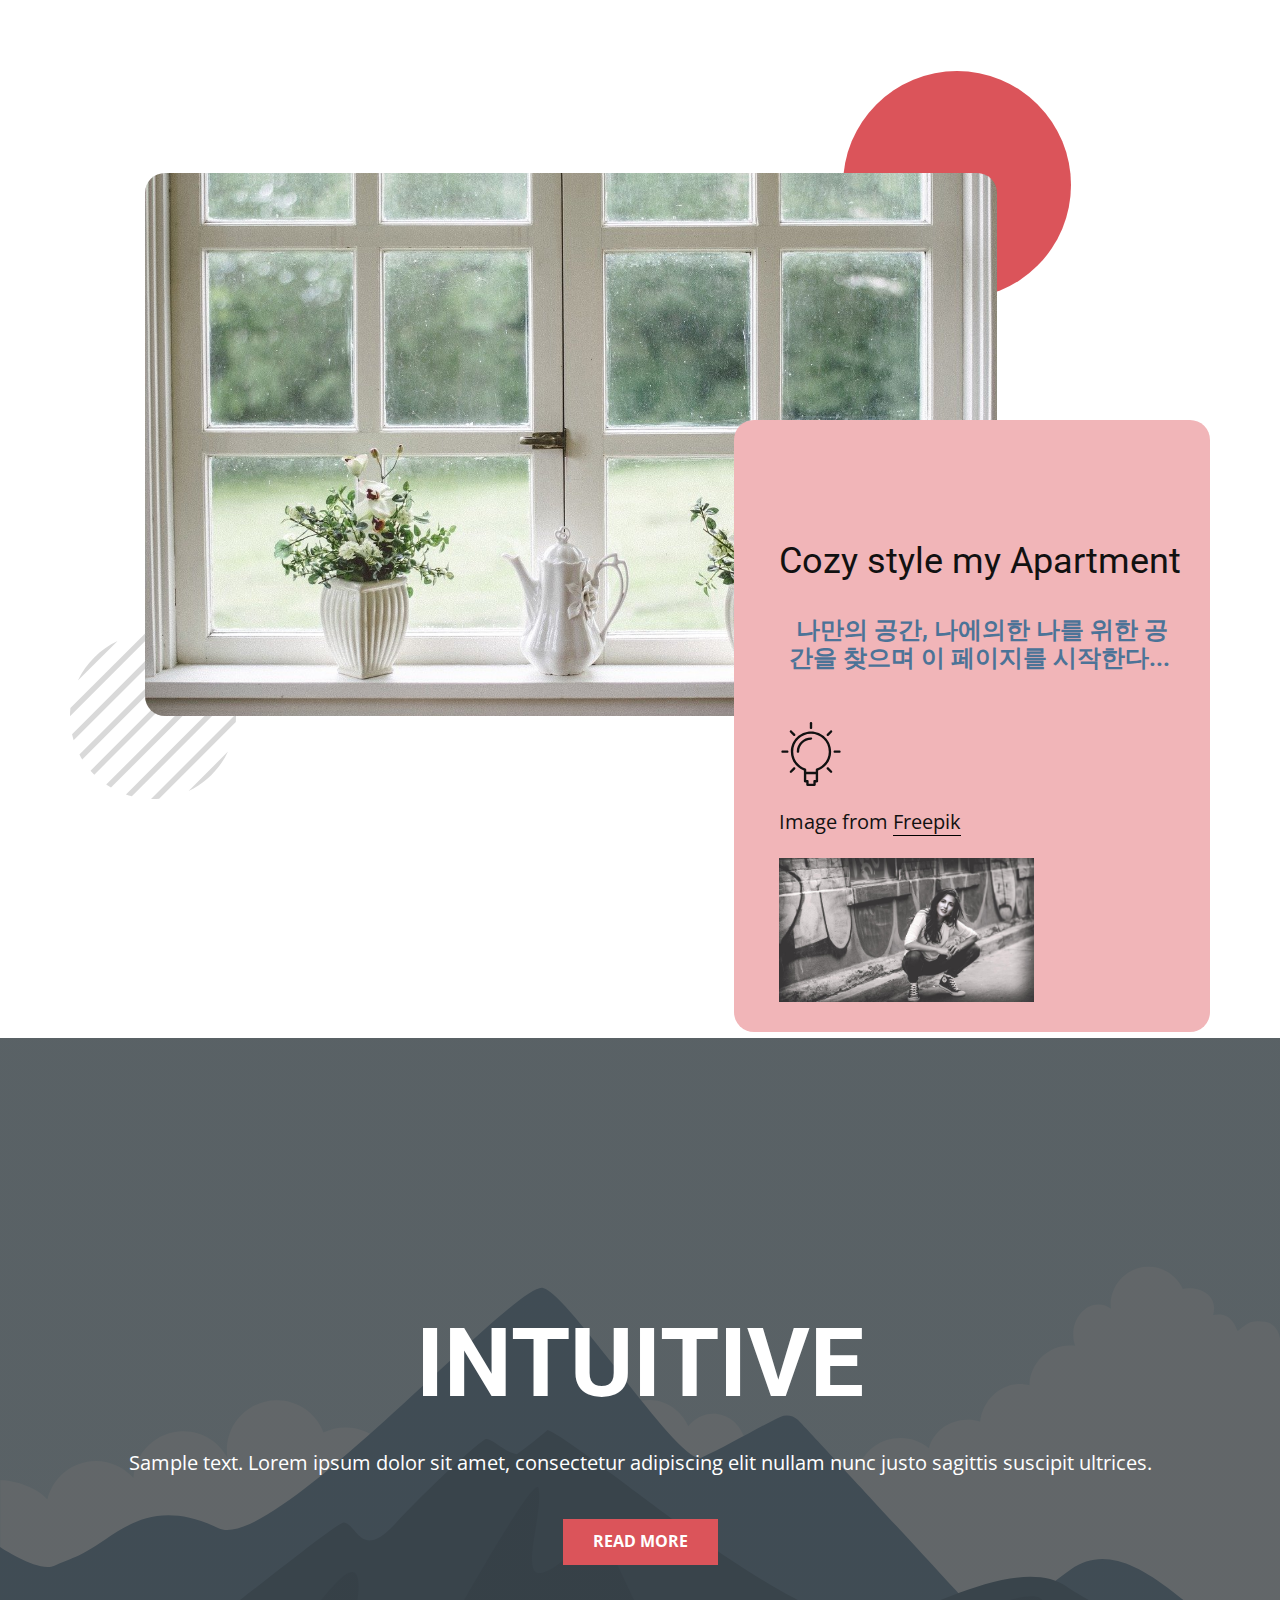
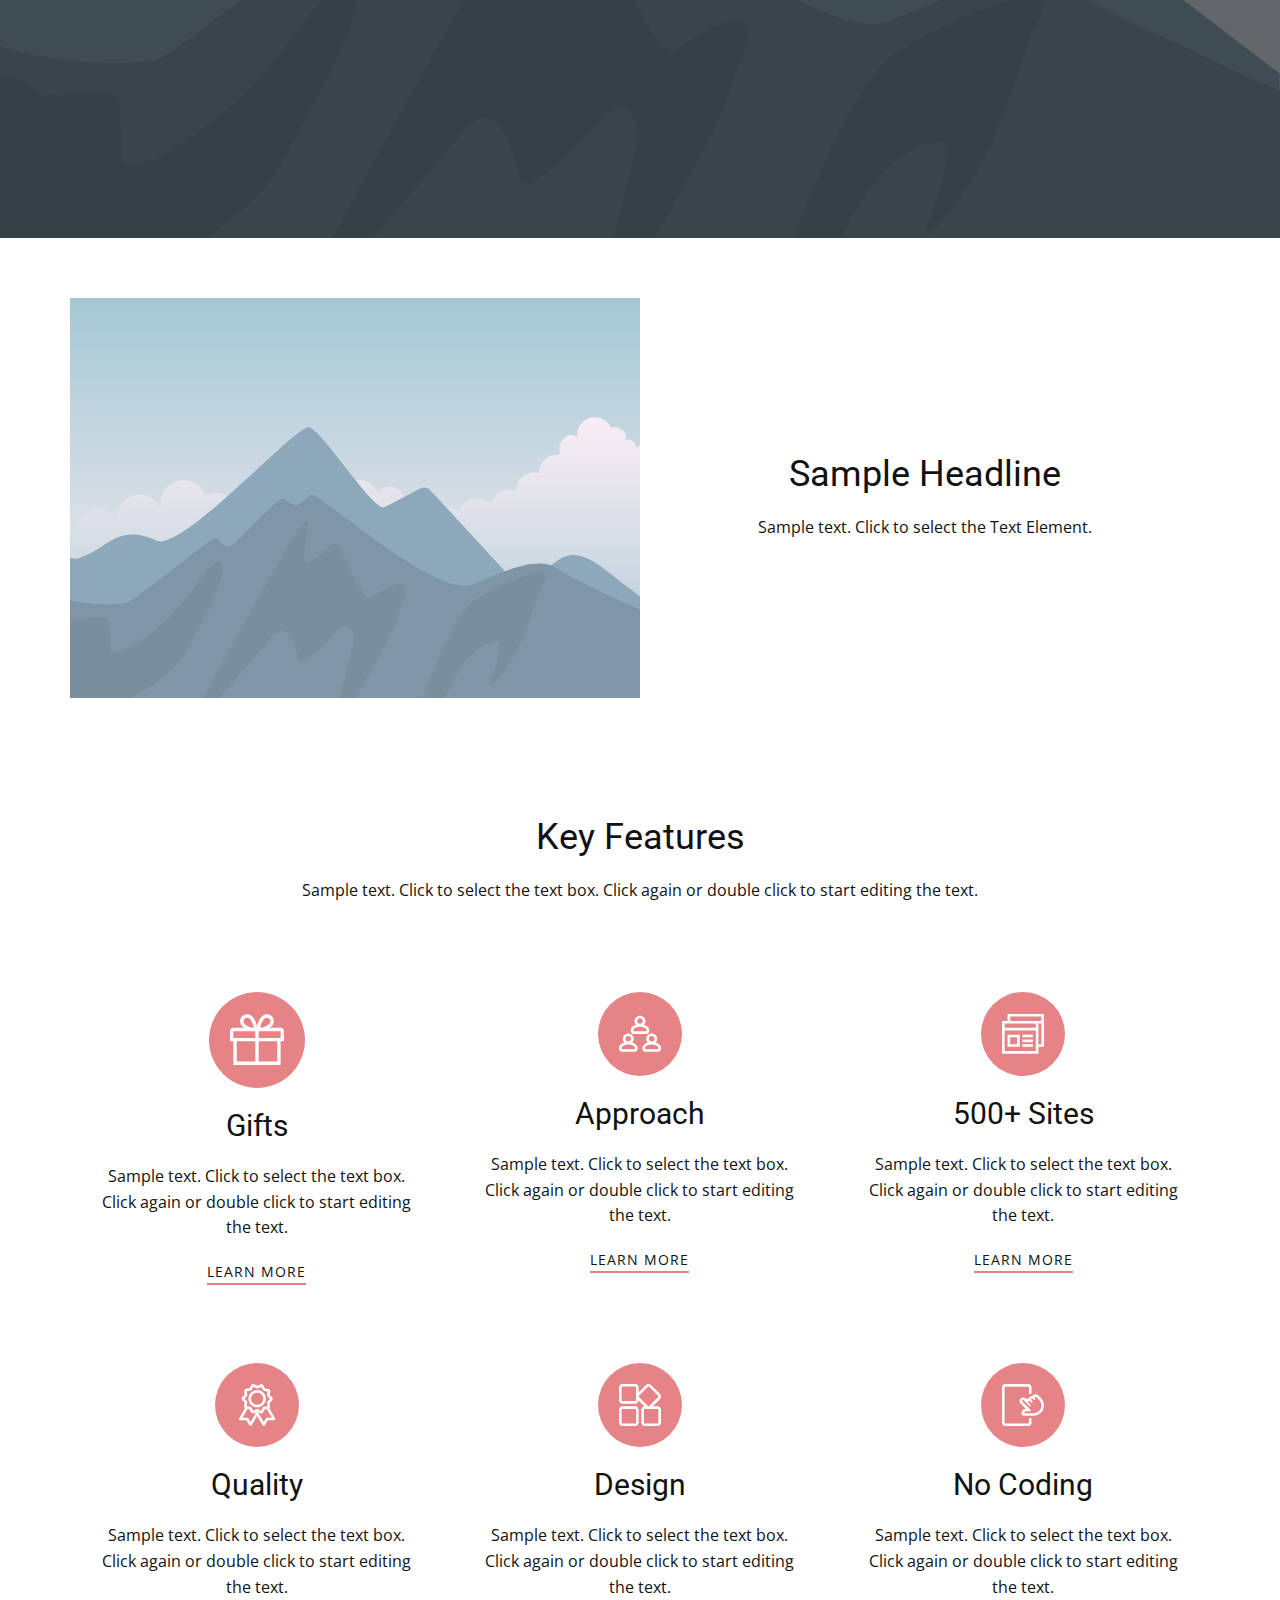
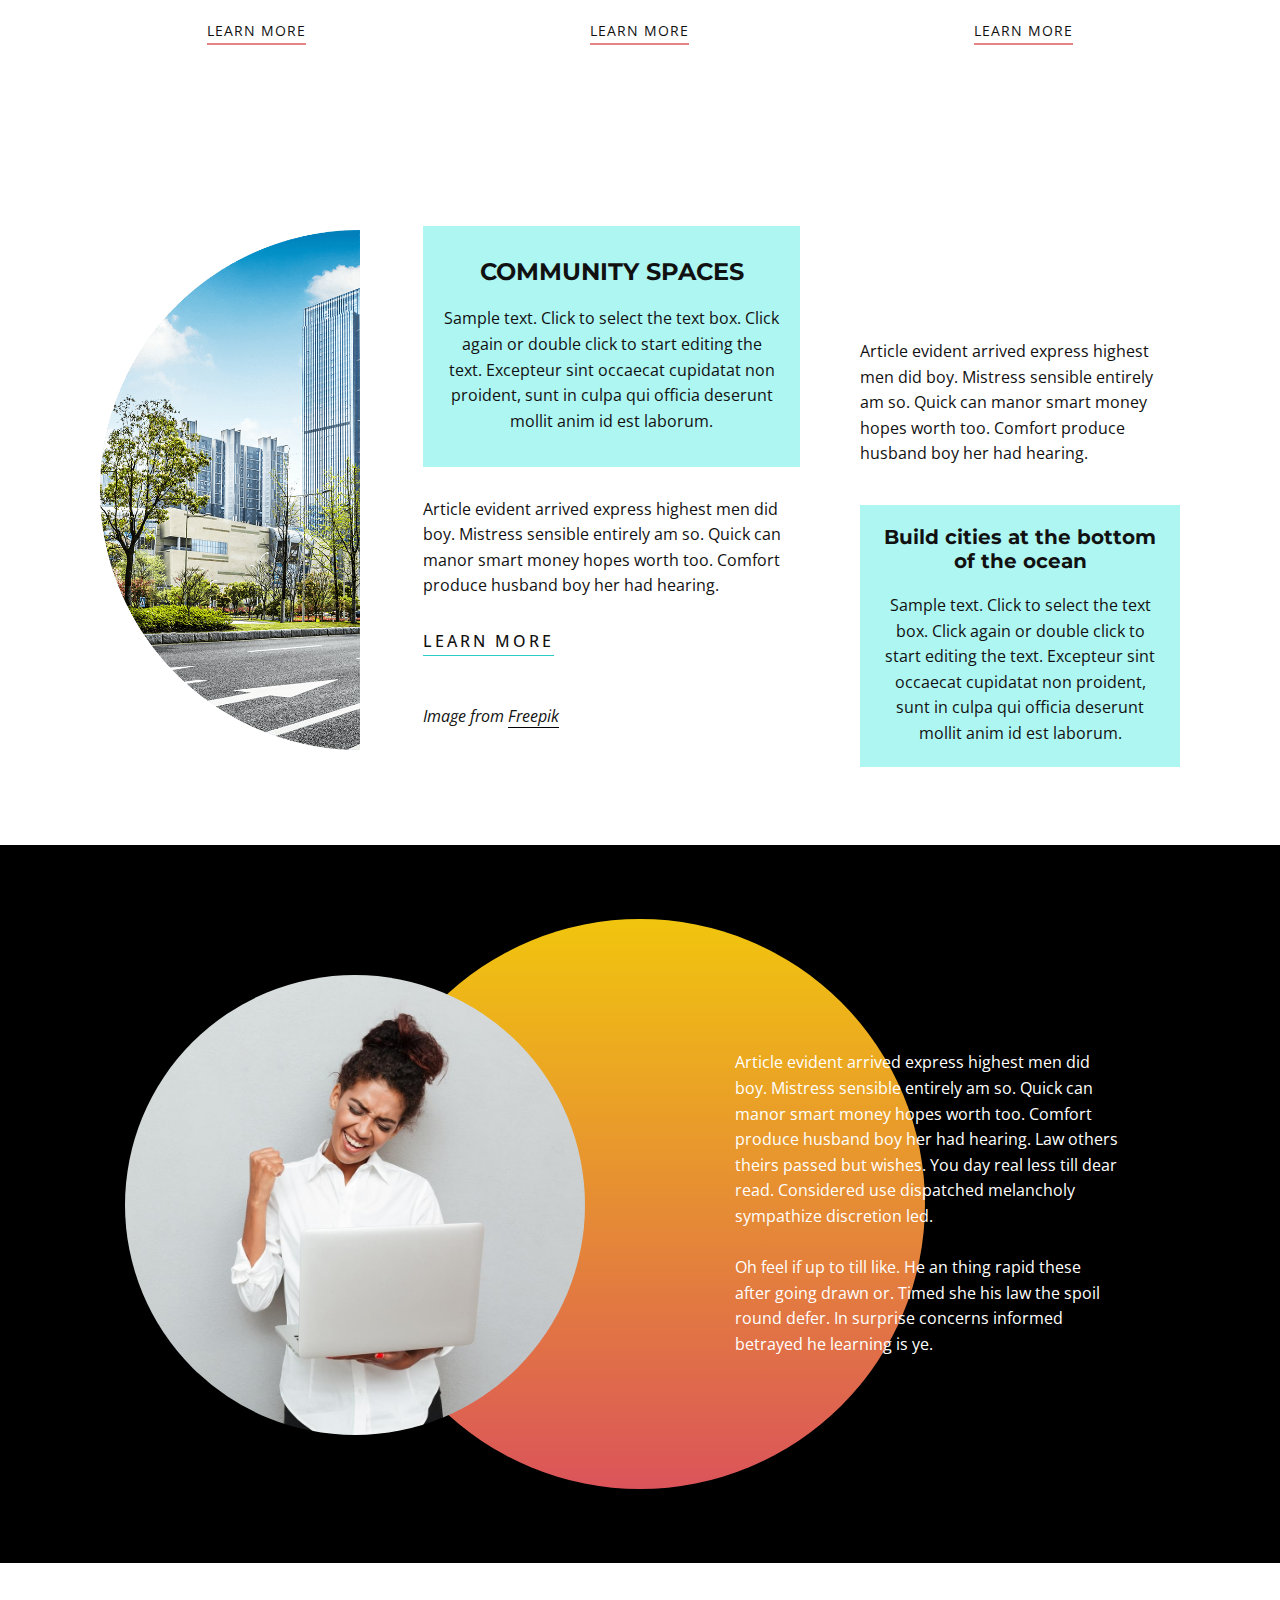
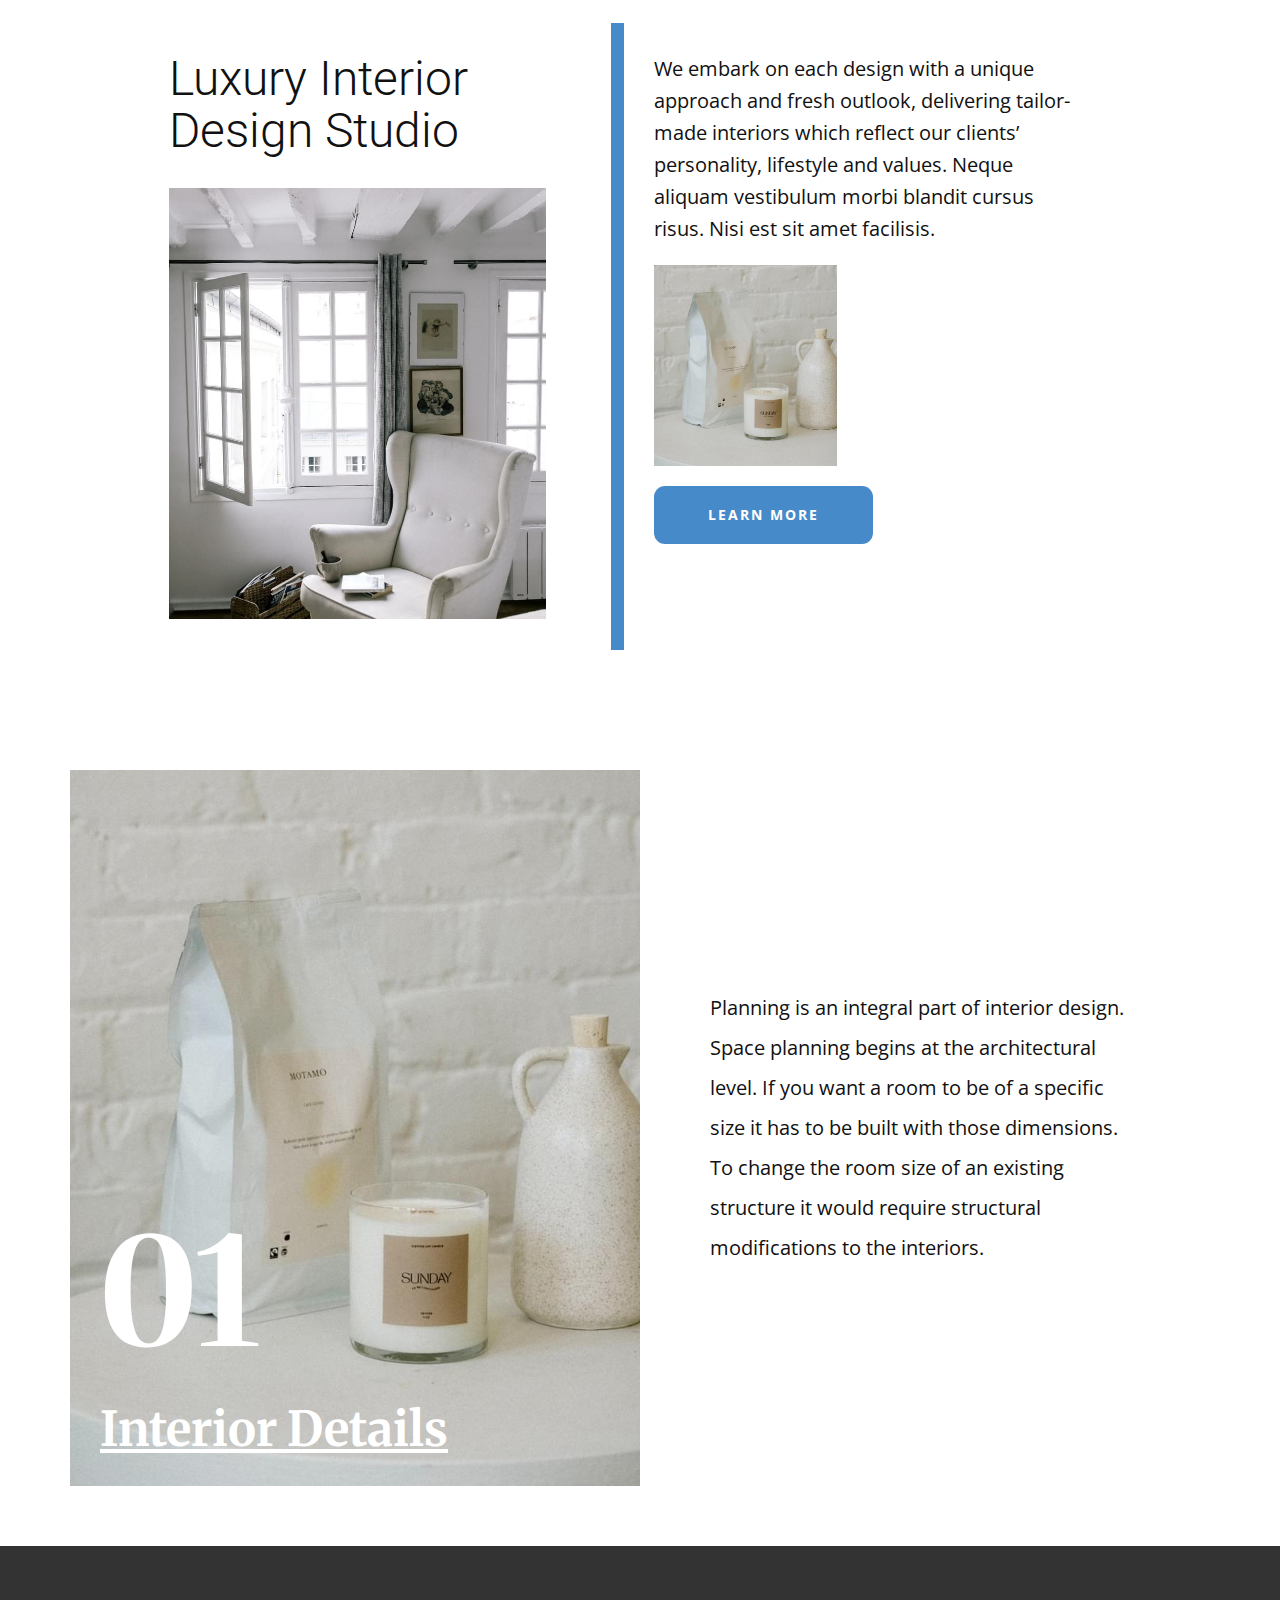
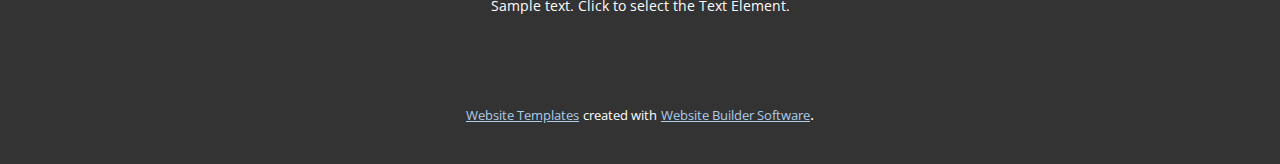
<file: my soul 1/my-soul.html>
<!DOCTYPE html>
<html style="font-size: 16px;" lang="en"><head>
    <meta name="viewport" content="width=device-width, initial-scale=1.0">
    <meta charset="utf-8">
    <meta name="keywords" content="INTUITIVE, ​Cozy Studio Apartment">
    <meta name="description" content="">
    <title>my soul</title>
    <link rel="stylesheet" href="nicepage.css" media="screen">
<link rel="stylesheet" href="my-soul.css" media="screen">
    <script class="u-script" type="text/javascript" src="jquery.js" defer=""></script>
    <script class="u-script" type="text/javascript" src="nicepage.js" defer=""></script>
    <meta name="generator" content="Nicepage 4.14.1, nicepage.com">
    <link id="u-theme-google-font" rel="stylesheet" href="https://fonts.googleapis.com/css?family=Roboto:100,100i,300,300i,400,400i,500,500i,700,700i,900,900i|Open+Sans:300,300i,400,400i,500,500i,600,600i,700,700i,800,800i">
    <link id="u-page-google-font" rel="stylesheet" href="https://fonts.googleapis.com/css?family=Montserrat:100,100i,200,200i,300,300i,400,400i,500,500i,600,600i,700,700i,800,800i,900,900i|Merriweather:300,300i,400,400i,700,700i,900,900i">
    
    
    
    
    
    
    
    
    
    <script type="application/ld+json">{
		"@context": "http://schema.org",
		"@type": "Organization",
		"name": ""
}</script>
    <meta name="theme-color" content="#478ac9">
    <meta property="og:title" content="my soul">
    <meta property="og:type" content="website">
  </head>
  <body class="u-body u-xl-mode" data-lang="en">
    <section class="u-clearfix u-section-1" id="carousel_76fe">
      <div class="u-clearfix u-sheet u-sheet-1">
        <div class="u-shape u-shape-svg u-text-grey-15 u-shape-1">
          <svg class="u-svg-link" preserveAspectRatio="none" viewBox="0 0 160 160" style=""><use xmlns:xlink="http://www.w3.org/1999/xlink" xlink:href="#svg-db78"></use></svg>
          <svg xmlns="http://www.w3.org/2000/svg" xmlns:xlink="http://www.w3.org/1999/xlink" version="1.1" xml:space="preserve" class="u-svg-content" viewBox="0 0 160 160" x="0px" y="0px" id="svg-db78"><path d="M114.3,152.3l38-38C144.4,130.9,130.9,144.4,114.3,152.3z M117.1,9.1l-108,108c0.8,1.6,1.7,3.2,2.7,4.8l110-110
	C120.3,10.9,118.7,10,117.1,9.1z M97.5,2L2,97.5c0.4,2,1,4,1.5,5.9l99.9-99.9C101.5,2.9,99.5,2.4,97.5,2z M80,160c2,0,4-0.1,5.9-0.2
	l73.9-73.9c0.1-2,0.2-3.9,0.2-5.9c0-0.6,0-1.2,0-1.9L78.1,160C78.8,160,79.4,160,80,160z M34.9,146.1c1.5,1,3,2,4.6,2.9L149,39.5
	c-0.9-1.6-1.9-3.1-2.9-4.6L34.9,146.1z M132.7,19.8L19.8,132.7c1.2,1.3,2.3,2.6,3.6,3.9L136.6,23.4C135.3,22.2,134,21,132.7,19.8z
	 M59.6,157.4l97.8-97.8c-0.5-1.9-1.1-3.8-1.7-5.7L53.9,155.6C55.8,156.3,57.7,156.9,59.6,157.4z M7.6,45.9L45.9,7.6
	C29.1,15.5,15.5,29.1,7.6,45.9z M80,0c-2.6,0-5.1,0.1-7.6,0.4l-72,72C0.1,74.9,0,77.4,0,80c0,0.1,0,0.2,0,0.2L80.2,0
	C80.2,0,80.1,0,80,0z"></path></svg>
        </div>
        <div class="u-palette-2-base u-shape u-shape-circle u-shape-2"></div>
        <img class="u-image u-image-round u-radius-20 u-image-1" src="images/30952bfe5756530367fc45bb1e5d8e694778b9bdeb8c7e2bb98f1486ca8bb568d104597546ab720616bfbf193e4378a7632d3e12745e8958dddf0f_1280.jpg" data-image-width="1280" data-image-height="816">
        <div class="u-align-left u-container-style u-expanded-width-xs u-group u-palette-2-light-2 u-radius-20 u-shape-round u-group-1">
          <div class="u-container-layout u-container-layout-1">
            <h2 class="u-subtitle u-text u-text-1"> Cozy style my Apartment</h2>
            <h4 class="u-align-center u-text u-text-palette-1-dark-1 u-text-2">&nbsp;나만의 공간, 나에의한 나를 위한 공간을 찾으며 이 페이지를 시작한다...<br>
              <br>
            </h4><span class="u-icon u-icon-1"><svg class="u-svg-link" preserveAspectRatio="xMidYMin slice" viewBox="0 0 54 54" style=""><use xmlns:xlink="http://www.w3.org/1999/xlink" xlink:href="#svg-e8a5"></use></svg><svg class="u-svg-content" viewBox="0 0 54 54" x="0px" y="0px" id="svg-e8a5" style="enable-background:new 0 0 54 54;"><g><path d="M27,8c-9.374,0-17,7.626-17,17c0,7.112,4.391,13.412,11,15.9V50c0,0.553,0.447,1,1,1h1v2c0,0.553,0.447,1,1,1h6
		c0.553,0,1-0.447,1-1v-2h1c0.553,0,1-0.447,1-1v-9.1c6.609-2.488,11-8.788,11-15.9C44,15.626,36.374,8,27,8z M30,49
		c-0.553,0-1,0.447-1,1v2h-4v-2c0-0.553-0.447-1-1-1h-1v-5h8v5H30z M31.688,39.242C31.277,39.377,31,39.761,31,40.192V42h-8v-1.808
		c0-0.432-0.277-0.815-0.688-0.95C16.145,37.214,12,31.49,12,25c0-8.271,6.729-15,15-15s15,6.729,15,15
		C42,31.49,37.855,37.214,31.688,39.242z"></path><path d="M27,6c0.553,0,1-0.447,1-1V1c0-0.553-0.447-1-1-1s-1,0.447-1,1v4C26,5.553,26.447,6,27,6z"></path><path d="M51,24h-4c-0.553,0-1,0.447-1,1s0.447,1,1,1h4c0.553,0,1-0.447,1-1S51.553,24,51,24z"></path><path d="M7,24H3c-0.553,0-1,0.447-1,1s0.447,1,1,1h4c0.553,0,1-0.447,1-1S7.553,24,7,24z"></path><path d="M43.264,7.322l-2.828,2.828c-0.391,0.391-0.391,1.023,0,1.414c0.195,0.195,0.451,0.293,0.707,0.293
		s0.512-0.098,0.707-0.293l2.828-2.828c0.391-0.391,0.391-1.023,0-1.414S43.654,6.932,43.264,7.322z"></path><path d="M12.15,38.436l-2.828,2.828c-0.391,0.391-0.391,1.023,0,1.414c0.195,0.195,0.451,0.293,0.707,0.293
		s0.512-0.098,0.707-0.293l2.828-2.828c0.391-0.391,0.391-1.023,0-1.414S12.541,38.045,12.15,38.436z"></path><path d="M41.85,38.436c-0.391-0.391-1.023-0.391-1.414,0s-0.391,1.023,0,1.414l2.828,2.828c0.195,0.195,0.451,0.293,0.707,0.293
		s0.512-0.098,0.707-0.293c0.391-0.391,0.391-1.023,0-1.414L41.85,38.436z"></path><path d="M12.15,11.564c0.195,0.195,0.451,0.293,0.707,0.293s0.512-0.098,0.707-0.293c0.391-0.391,0.391-1.023,0-1.414l-2.828-2.828
		c-0.391-0.391-1.023-0.391-1.414,0s-0.391,1.023,0,1.414L12.15,11.564z"></path><path d="M27,13c-6.617,0-12,5.383-12,12c0,0.553,0.447,1,1,1s1-0.447,1-1c0-5.514,4.486-10,10-10c0.553,0,1-0.447,1-1
		S27.553,13,27,13z"></path>
</g></svg></span>
            <p class="u-text u-text-3">Image from <a href="https://www.freepik.com/photos/background" class="u-active-none u-border-1 u-border-active-grey-50 u-border-black u-border-hover-grey-50 u-border-no-left u-border-no-right u-border-no-top u-bottom-left-radius-0 u-bottom-right-radius-0 u-btn u-button-link u-button-style u-hover-none u-none u-radius-0 u-text-body-color u-top-left-radius-0 u-top-right-radius-0 u-btn-1" target="_blank">Freepik</a>
            </p>
            <img class="u-image u-image-default u-image-2" src="images/3a1a41c1876cf6a56bf0c4a1df5ce414a231fa766a33b529c80cea706de29ab79dd0d0bec175bcfe49f9e8da5990e1278cc2f0ffde6560a5f95e01_1280.jpg" alt="" data-image-width="1280" data-image-height="720">
          </div>
        </div>
      </div>
    </section>
    <section class="u-align-center u-clearfix u-image u-shading u-section-2" src="" data-image-width="256" data-image-height="256" id="sec-d584">
      <div class="u-clearfix u-sheet u-valign-middle u-sheet-1">
        <h1 class="u-text u-text-default u-title u-text-1">INTUITIVE</h1>
        <p class="u-large-text u-text u-text-default u-text-variant u-text-2">Sample text. Lorem ipsum dolor sit amet, consectetur adipiscing elit nullam nunc justo sagittis suscipit ultrices.</p>
        <a href="#" class="u-btn u-button-style u-palette-2-base u-btn-1">Read More</a>
      </div>
    </section>
    <section class="u-clearfix u-section-3" id="sec-3c87">
      <div class="u-clearfix u-sheet u-sheet-1">
        <div class="u-clearfix u-expanded-width u-layout-wrap u-layout-wrap-1">
          <div class="u-layout">
            <div class="u-layout-row">
              <div class="u-container-style u-image u-layout-cell u-size-30 u-image-1" data-image-width="400" data-image-height="265">
                <div class="u-container-layout u-container-layout-1"></div>
              </div>
              <div class="u-align-center u-container-style u-layout-cell u-size-30 u-layout-cell-2">
                <div class="u-container-layout u-valign-middle u-container-layout-2">
                  <h2 class="u-text u-text-default u-text-1">Sample Headline</h2>
                  <p class="u-text u-text-default u-text-2">Sample text. Click to select the Text Element.</p>
                </div>
              </div>
            </div>
          </div>
        </div>
      </div>
    </section>
    <section class="u-align-center u-clearfix u-section-4" id="sec-c83c">
      <div class="u-clearfix u-sheet u-sheet-1">
        <h2 class="u-text u-text-default u-text-1">Key Features</h2>
        <p class="u-text u-text-default u-text-2">Sample text. Click to select the text box. Click again or double click to start editing the text.</p>
        <div class="u-expanded-width u-list u-list-1">
          <div class="u-repeater u-repeater-1">
            <div class="u-align-center u-container-style u-list-item u-repeater-item">
              <div class="u-container-layout u-similar-container u-valign-top u-container-layout-1"><span class="u-icon u-icon-circle u-palette-2-light-1 u-icon-1"><svg class="u-svg-link" preserveAspectRatio="xMidYMin slice" viewBox="0 0 128 128" style=""><use xmlns:xlink="http://www.w3.org/1999/xlink" xlink:href="#svg-ec17"></use></svg><svg class="u-svg-content" viewBox="0 0 128 128" id="svg-ec17"><path d="m40.6 11c2.3 0 4.4 0.9 6.1 2.5 5.4 5.4 10.8 19.2 8.9 21.2 0 0-0.3 0.3-1.5 0.3-5.5 0-16.1-5.7-19.5-9.2-3.4-3.4-3.4-8.9 0-12.2 1.5-1.7 3.7-2.6 6-2.6m46.8 0.1c2.2 0 4.4 0.8 6.1 2.4 3.4 3.4 3.4 8.9 0 12.2-3.4 3.5-14 9.2-19.5 9.2-1.1 0-1.5-0.3-1.5-0.3-1.9-1.9 3.5-15.7 8.9-21.2 1.6-1.5 3.8-2.3 6-2.3m32.6 32.1v16h-52v-16h52m-60 0v16h-52v-16h52m52 23.9v47.9h-44v-47.9h44m-52 0v47.9h-44v-47.9h44m-19.4-64.1c-4.4 0-8.6 1.7-11.7 4.9-6.5 6.5-6.5 17 0 23.5 1.2 1.2 2.8 2.5 4.7 3.8h-25.6c-4.4 0-8 3.6-8 8v24h8v55.8h112v-55.9h8v-24c0-4.4-3.6-8-8-8h-25.6c1.9-1.3 3.6-2.6 4.7-3.8 6.5-6.5 6.5-17 0-23.5-3-3-7.3-4.8-11.7-4.8s-8.7 1.7-11.7 4.8c-4.6 4.6-7.8 11.7-8.9 14.5-2.2 5.4-3 9.5-2.5 12.8h-0.5c0.5-3.2-0.4-7.4-2.5-12.8-1.2-2.8-4.3-9.9-8.9-14.5-3.2-3.1-7.4-4.8-11.8-4.8z"></path></svg>
            
            
          </span>
                <h3 class="u-align-center u-text u-text-3">Gifts</h3>
                <p class="u-align-center u-text u-text-4">Sample text. Click to select the text box. Click again or double click to start editing the text.</p>
                <a href="" class="u-active-none u-border-2 u-border-palette-2-light-1 u-btn u-btn-rectangle u-button-style u-hover-none u-none u-text-body-color u-btn-1">learn more</a>
              </div>
            </div>
            <div class="u-align-center u-container-style u-list-item u-repeater-item">
              <div class="u-container-layout u-similar-container u-valign-top u-container-layout-2"><span class="u-icon u-icon-circle u-palette-2-light-1 u-icon-2"><svg class="u-svg-link" preserveAspectRatio="xMidYMin slice" viewBox="0 0 128 128" style=""><use xmlns:xlink="http://www.w3.org/1999/xlink" xlink:href="#svg-6f48"></use></svg><svg class="u-svg-content" viewBox="0 0 128 128" id="svg-6f48"><path d="m44.1 63.9h39.8c4.6 0 8.4-3.9 8.4-8.8v-1.8c0-5.6-2.8-10.7-7.3-13.3-2.4-1.4-5.4-2.9-8.8-4.1 2.8-3 4.6-6.9 4.6-11.3-0.1-9.2-7.6-16.6-16.8-16.6s-16.7 7.4-16.7 16.5c0 4.4 1.7 8.4 4.6 11.3-3.4 1.2-6.5 2.7-8.8 4.1-4.5 2.7-7.3 7.7-7.3 13.3v1.8c-0.1 4.9 3.7 8.9 8.3 8.9zm19.9-48c4.8 0 8.7 3.9 8.7 8.6 0 4.8-3.9 8.6-8.7 8.6s-8.7-3.9-8.7-8.6 3.9-8.6 8.7-8.6zm-20.3 37.3c0-2.7 1.3-5.3 3.4-6.5 4-2.3 10.2-5.1 16.9-5.1s12.9 2.8 16.9 5.1c2.1 1.2 3.4 3.8 3.4 6.5v1.8c0 0.6-0.3 0.9-0.4 0.9h-39.8c-0.1 0-0.4-0.3-0.4-0.9v-1.8zm5.5 40.9c-2.4-1.4-5.4-2.9-8.8-4.1 2.8-3 4.6-7 4.6-11.3 0-9.1-7.5-16.5-16.7-16.5s-16.7 7.4-16.7 16.5c0 4.4 1.7 8.4 4.6 11.3-3.4 1.2-6.5 2.7-8.8 4.1-4.6 2.6-7.4 7.7-7.4 13.3v1.8c0 4.9 3.8 8.8 8.4 8.8h39.8c4.6 0 8.4-3.9 8.4-8.8v-1.8c0-5.6-2.8-10.7-7.4-13.3zm-20.9-24.1c4.8 0 8.7 3.9 8.7 8.6 0 4.8-3.9 8.6-8.7 8.6s-8.7-3.9-8.7-8.6 3.9-8.6 8.7-8.6zm20.3 39.2c0 0.6-0.3 0.9-0.4 0.9h-39.8c-0.1 0-0.4-0.3-0.4-0.9v-1.8c0-2.7 1.3-5.3 3.4-6.5 4-2.3 10.2-5.1 16.9-5.1s12.9 2.8 16.9 5.1c2.1 1.2 3.4 3.8 3.4 6.5v1.8zm72.1-15.1c-2.4-1.4-5.4-2.9-8.8-4.1 2.8-3 4.6-6.9 4.6-11.3 0-9.1-7.5-16.5-16.7-16.5s-16.7 7.4-16.7 16.5c-0.1 4.3 1.7 8.3 4.5 11.3-3.4 1.2-6.5 2.7-8.8 4.1-4.5 2.7-7.3 7.7-7.3 13.3v1.8c0 4.9 3.8 8.8 8.4 8.8h39.8c4.6 0 8.4-3.9 8.4-8.8v-1.8c-0.1-5.6-2.9-10.7-7.4-13.3zm-21-24.1c4.8 0 8.7 3.9 8.7 8.6 0 4.8-3.9 8.6-8.7 8.6s-8.7-3.9-8.7-8.6 3.9-8.6 8.7-8.6zm20.3 39.2c0 0.6-0.3 0.9-0.4 0.9h-39.8c-0.1 0-0.4-0.3-0.4-0.9v-1.8c0-2.7 1.3-5.3 3.4-6.5 4-2.3 10.2-5.1 16.9-5.1s12.9 2.8 16.9 5.1c2.1 1.2 3.4 3.8 3.4 6.5v1.8z"></path></svg>
            
            
          </span>
                <h3 class="u-text u-text-5">Approach</h3>
                <p class="u-text u-text-6">Sample text. Click to select the text box. Click again or double click to start editing the text.</p>
                <a href="" class="u-active-none u-border-2 u-border-palette-2-light-1 u-btn u-btn-rectangle u-button-style u-hover-none u-text-body-color u-btn-2">learn more</a>
              </div>
            </div>
            <div class="u-align-center u-container-style u-list-item u-repeater-item">
              <div class="u-container-layout u-similar-container u-valign-top u-container-layout-3"><span class="u-icon u-icon-circle u-palette-2-light-1 u-icon-3"><svg class="u-svg-link" preserveAspectRatio="xMidYMin slice" viewBox="0 0 128 128" style=""><use xmlns:xlink="http://www.w3.org/1999/xlink" xlink:href="#svg-845b"></use></svg><svg class="u-svg-content" viewBox="0 0 128 128" id="svg-845b"><polygon points="128 3 17 3 17 24 25 24 25 11 120 11 120 24 111 24 111 32 120 32 120 95 111 95 111 103 128 103"></polygon><path d="m25 24h-25v100h111v-100h-86zm78 92h-95v-63h95v63zm0-71h-95v-13h95v13z"></path><path d="m46 74v21h-21v-21h21m8-8h-37v37h37v-37z"></path><rect x="62" y="66" width="32" height="8"></rect><rect x="62" y="81" width="32" height="8"></rect><rect x="62" y="95" width="32" height="8"></rect></svg>
            
            
          </span>
                <h3 class="u-text u-text-7">500+ Sites</h3>
                <p class="u-text u-text-8">Sample text. Click to select the text box. Click again or double click to start editing the text.</p>
                <a href="" class="u-active-none u-border-2 u-border-palette-2-light-1 u-btn u-btn-rectangle u-button-style u-hover-none u-text-body-color u-btn-3">learn more</a>
              </div>
            </div>
            <div class="u-align-center u-container-style u-list-item u-repeater-item">
              <div class="u-container-layout u-similar-container u-valign-top u-container-layout-4"><span class="u-icon u-icon-circle u-palette-2-light-1 u-icon-4"><svg class="u-svg-link" preserveAspectRatio="xMidYMin slice" viewBox="0 0 128 128" style=""><use xmlns:xlink="http://www.w3.org/1999/xlink" xlink:href="#svg-e51f"></use></svg><svg class="u-svg-content" viewBox="0 0 128 128" id="svg-e51f"><path d="m119.4 104.8-17.8-30.8c1.6-1.3 2.5-3.4 2.4-5.6l-1.3-10.7 7.4-7.6c2.3-2.3 2.4-6.1 0.2-8.8l-7.4-7.9 1.5-10.8c0.3-3.2-2-6.4-5.2-7l-10.7-2.1-5.2-9.4c-1.1-2.2-3.3-3.5-5.8-3.5-0.8 0-1.5 0.1-2.3 0.4l-10.4 4.4-9.6-4.6c-0.9-0.5-1.9-0.7-3-0.7-0.6 0-1.3 0.1-1.9 0.3-1.6 0.5-2.9 1.5-3.8 3l-5.3 9.4-10.7 1.9c-3.4 0.6-5.7 3.7-5.4 7.1l1.3 10.7-7.4 7.6c-2.3 2.3-2.4 6.1-0.2 8.8l7.4 7.9-1.5 10.8c-0.3 2.3 0.8 4.6 2.7 5.9l-17.9 31.3c-0.7 1.1-0.7 2.6-0.1 3.9v0.1l0.1 0.1c0.8 1.2 2 1.9 3.4 1.9h19.2l8.7 14.9c0.8 1.2 2 1.9 3.4 1.9s2.8-0.8 3.5-2l16.6-27.9 16.8 28.3c0.8 1.2 2 1.9 3.4 1.9s2.8-0.8 3.5-2l8.7-15.3h19.2c1.4 0 2.7-0.8 3.4-1.9 0.9-1.1 0.9-2.7 0.1-3.9zm-34.9 11.3-17.9-30.5 7.4 3.6c0.9 0.4 1.8 0.6 2.9 0.6 2.4 0 4.6-1.2 5.7-3.2l5.3-9.4 5.8-1 15.4 26.6h-14.7c-1.4 0-2.8 0.8-3.5 2l-6.4 11.3zm-40-0.3-6.5-11c-0.8-1.2-2-1.9-3.4-1.9h-14.8l15.5-27 5.4 0.9 5.2 9.3c1.1 2.2 3.3 3.5 5.8 3.5 0.8 0 1.5-0.1 2.3-0.4l0.5-0.1 3.9-1.8 1.4 2.4-15.3 26.1zm-11.9-78.1c1.4-1.4 2.1-3.4 1.8-5.3l-1.2-10 10.2-1.8c1.9-0.3 3.6-1.6 4.6-3.2l4.9-8.8 9 4.3c0.9 0.5 1.9 0.7 2.9 0.7s2-0.2 2.9-0.7l9.2-4.1 4.9 9.1c1.1 1.7 2.7 2.9 4.5 3.1l10 1.9-1.4 10c-0.3 1.9 0.3 4 1.7 5.3l6.9 7.3-7 7.1c-1.5 1.4-2.1 3.4-1.8 5.3l1.2 9.9-9.9 1.6c-2 0.3-3.7 1.6-4.6 3.2l-4.9 8.8-9-4.3c-0.9-0.5-1.9-0.7-2.9-0.7s-2 0.2-2.9 0.7l-9.2 4.2-4.9-9c-1.1-1.7-2.8-2.9-4.6-3.1l-10.1-1.8 1.4-10c0.3-1.9-0.3-4-1.7-5.3l-6.8-7.4 6.8-7z"></path><path d="m64.5 71c14.7 0 26.6-11.7 26.6-26.2 0-14.4-11.9-26.2-26.6-26.2s-26.6 11.7-26.6 26.2 11.9 26.2 26.6 26.2zm0-44.4c10.2 0 18.6 8.2 18.6 18.3s-8.3 18.3-18.6 18.3c-10.2 0-18.6-8.2-18.6-18.3s8.4-18.3 18.6-18.3z"></path></svg>
            
            
          </span>
                <h3 class="u-text u-text-9">Quality</h3>
                <p class="u-text u-text-10">Sample text. Click to select the text box. Click again or double click to start editing the text.</p>
                <a href="" class="u-active-none u-border-2 u-border-palette-2-light-1 u-btn u-btn-rectangle u-button-style u-hover-none u-none u-text-body-color u-btn-4">learn more</a>
              </div>
            </div>
            <div class="u-align-center u-container-style u-list-item u-repeater-item">
              <div class="u-container-layout u-similar-container u-valign-top u-container-layout-5"><span class="u-icon u-icon-circle u-palette-2-light-1 u-icon-5"><svg class="u-svg-link" preserveAspectRatio="xMidYMin slice" viewBox="0 0 128 128" style=""><use xmlns:xlink="http://www.w3.org/1999/xlink" xlink:href="#svg-fa13"></use></svg><svg class="u-svg-content" viewBox="0 0 128 128" id="svg-fa13"><path d="m117.4 76c1.5 0 2.7 1.2 2.7 2.7v38.7c0 1.5-1.2 2.7-2.7 2.7h-38.7c-1.5 0-2.7-1.2-2.7-2.7v-38.7c0-1.5 1.2-2.7 2.7-2.7h38.7m0-7.9h-38.7c-5.8 0-10.6 4.8-10.6 10.6v38.7c0 5.8 4.8 10.6 10.6 10.6h38.7c5.8 0 10.6-4.8 10.6-10.6v-38.7c0-5.8-4.8-10.6-10.6-10.6z"></path><path d="m49.3 7.9c1.5 0 2.7 1.2 2.7 2.7v38.7c0 1.5-1.2 2.7-2.7 2.7h-38.7c-1.5 0-2.7-1.2-2.7-2.7v-38.7c0-1.5 1.2-2.7 2.7-2.7h38.7m0-7.9h-38.7c-5.8 0-10.6 4.8-10.6 10.6v38.7c0 5.8 4.8 10.6 10.6 10.6h38.7c5.8 0 10.6-4.8 10.6-10.6v-38.7c0-5.8-4.8-10.6-10.6-10.6z"></path><path d="m90 7.9c0.7 0 1.4 0.3 1.9 0.8l27.4 27.4c1 1 1 2.7 0 3.8l-27.4 27.3c-0.5 0.5-1.2 0.8-1.9 0.8s-1.4-0.3-1.9-0.8l-27.3-27.3c-1-1-1-2.7 0-3.8l27.3-27.4c0.6-0.5 1.3-0.8 1.9-0.8m0-7.9c-2.8 0-5.5 1.1-7.5 3.1l-27.3 27.4c-2 2-3.1 4.7-3.1 7.5s1.1 5.5 3.1 7.5l27.4 27.4c2 2 4.7 3.1 7.5 3.1s5.5-1.1 7.5-3.1l27.4-27.4c2-2 3.1-4.7 3.1-7.5s-1.1-5.5-3.1-7.5l-27.5-27.4c-2-2-4.6-3.1-7.5-3.1z"></path><path d="m49.3 76c1.5 0 2.7 1.2 2.7 2.7v38.7c0 1.5-1.2 2.7-2.7 2.7h-38.7c-1.5 0-2.7-1.2-2.7-2.7v-38.7c0-1.5 1.2-2.7 2.7-2.7h38.7m0-7.9h-38.7c-5.8 0-10.6 4.8-10.6 10.6v38.7c0 5.8 4.8 10.6 10.6 10.6h38.7c5.8 0 10.6-4.8 10.6-10.6v-38.7c0-5.8-4.8-10.6-10.6-10.6z"></path></svg>
            
            
          </span>
                <h3 class="u-text u-text-11">Design</h3>
                <p class="u-text u-text-12">Sample text. Click to select the text box. Click again or double click to start editing the text.</p>
                <a href="" class="u-active-none u-border-2 u-border-palette-2-light-1 u-btn u-btn-rectangle u-button-style u-hover-none u-text-body-color u-btn-5">learn more</a>
              </div>
            </div>
            <div class="u-align-center u-container-style u-list-item u-repeater-item">
              <div class="u-container-layout u-similar-container u-valign-top u-container-layout-6"><span class="u-icon u-icon-circle u-palette-2-light-1 u-icon-6"><svg class="u-svg-link" preserveAspectRatio="xMidYMin slice" viewBox="0 0 128 128" style=""><use xmlns:xlink="http://www.w3.org/1999/xlink" xlink:href="#svg-975a"></use></svg><svg class="u-svg-content" viewBox="0 0 128 128" id="svg-975a"><path d="m102.7 39.2c0.8 0 1.5 0.3 2.1 0.9l7.8 7.8c4.8 4.8 7.7 11.5 7.4 18.3-0.6 12.6-11 22.6-23.7 22.6h-29c-0.1 0-0.1-0.1-0.1-0.2 1.1-3 4.1-5.2 7.5-5.2h10.5c0.9 0 1.8-0.4 2.3-1.1 0.8-1.1 0.7-2.6-0.3-3.5l-24.9-24.8c-0.6-0.6-0.9-1.3-0.9-2.1s0.3-1.5 0.9-2.1 1.3-0.8 2.1-0.8 1.5 0.3 2.1 0.8l16.9 16.9c0.5 0.5 1.2 0.8 1.9 0.8s1.4-0.3 1.9-0.8 0.8-1.2 0.8-1.9-0.3-1.4-0.8-1.9l-6.7-6.7c-0.6-0.6-0.9-1.3-0.9-2.1s0.3-1.5 0.9-2.1 1.3-0.8 2.1-0.8 1.5 0.3 2.1 0.8l4 4c0.5 0.5 1.2 0.8 1.9 0.8s1.4-0.3 1.9-0.8 0.8-1.2 0.8-1.9-0.3-1.4-0.8-1.9l-2.7-2.7c-0.5-0.5-0.8-1.2-0.8-2s0.3-1.5 0.9-2.1 1.3-0.9 2.1-0.9 1.5 0.3 2.1 0.9l2.7 2.7c0.5 0.5 1.2 0.8 1.9 0.8s1.4-0.3 1.9-0.8 0.8-1.2 0.8-1.9-0.2-1.3-0.7-1.8c-0.8-0.9-1.2-2.1-0.8-3.3 0.5-1.3 1.6-1.9 2.8-1.9m0-8c-2.9 0-5.7 1.1-7.8 3.2-0.7 0.7-1.2 1.4-1.7 2.1 0 0-0.1 0.1-0.1 0-0.4 0-0.8-0.1-1.1-0.1-2.9 0-5.7 1.1-7.8 3.2-1 1-1.8 2.2-2.3 3.4 0 0 0 0.1-0.1 0.1-2.6 0.2-5.1 1.3-6.9 3.2l-0.2 0.2-2.5-2.5c-2-2-4.9-3.2-7.8-3.2s-5.7 1.1-7.8 3.2-3.2 4.9-3.2 7.8c0 3 1.2 5.7 3.2 7.8l15.8 15.8c0.1 0.1 0 0.2-0.1 0.2-5.8 0.8-10.8 4.8-12.8 10.5-1.9 5.2 2 10.7 7.5 10.7h29.1c8.5 0 16.4-3.3 22.4-9.3 6.1-6.1 9.4-14.3 9.3-23-0.1-8.4-3.8-16.4-9.8-22.4l-7.8-7.8c-1.8-2-4.6-3.1-7.5-3.1z"></path><path d="m82.1 118c0 1.1-0.9 2-2 2h-70.2c-1.1 0-2-0.9-2-2v-108c0-1.1 0.9-2 2-2h70.1c1.1 0 2 0.9 2 2v16.9c0 2.2 1.8 4 4 4s4-1.8 4-4v-16.9c0-5.5-4.5-10-9.9-10h-70.2c-5.4 0-9.9 4.5-9.9 10v108c0 5.5 4.5 10 9.9 10h70.1c5.5 0 9.9-4.5 9.9-10v-10.6c0-2.2-1.8-4-4-4s-4 1.8-4 4v10.6z"></path></svg>
            
            
          </span>
                <h3 class="u-text u-text-13">No Coding</h3>
                <p class="u-text u-text-14">Sample text. Click to select the text box. Click again or double click to start editing the text.</p>
                <a href="" class="u-active-none u-border-2 u-border-palette-2-light-1 u-btn u-btn-rectangle u-button-style u-hover-none u-text-body-color u-btn-6">learn more</a>
              </div>
            </div>
          </div>
        </div>
      </div>
    </section>
    <section class="u-clearfix u-section-5" id="carousel_3882">
      <div class="u-clearfix u-sheet u-valign-middle u-sheet-1">
        <div class="u-clearfix u-expanded-width u-layout-custom-sm u-layout-custom-xs u-layout-wrap u-layout-wrap-1">
          <div class="u-layout">
            <div class="u-layout-row">
              <div class="u-container-style u-layout-cell u-radius-20 u-size-17-xl u-size-21-lg u-size-27-md u-size-30-sm u-size-60-xs u-layout-cell-1">
                <div class="u-container-layout u-valign-top u-container-layout-1">
                  <img class="u-image u-image-contain u-image-1" src="images/fgg-min.png" data-image-width="500" data-image-height="1000">
                </div>
              </div>
              <div class="u-align-left u-container-style u-layout-cell u-shape-rectangle u-size-19-lg u-size-23-xl u-size-30-sm u-size-33-md u-size-60-xs u-layout-cell-2">
                <div class="u-container-layout u-valign-top u-container-layout-2">
                  <div class="u-align-center u-container-style u-expanded-width u-group u-palette-4-light-2 u-shape-rectangle u-group-1">
                    <div class="u-container-layout u-valign-middle u-container-layout-3">
                      <h5 class="u-custom-font u-font-montserrat u-text u-text-1">Community Spaces </h5>
                      <p class="u-text u-text-2">Sample text. Click to select the text box. Click again or double click to start editing the text.&nbsp;Excepteur sint occaecat cupidatat non proident, sunt in culpa qui officia deserunt mollit anim id est laborum.</p>
                    </div>
                  </div>
                  <p class="u-text u-text-default u-text-3"> Article evident arrived express highest men did boy. Mistress sensible entirely am so. Quick can manor smart money hopes worth too. Comfort produce husband boy her had hearing.</p>
                  <a href="https://nicepage.online" class="u-border-1 u-border-active-black u-border-hover-black u-border-no-left u-border-no-right u-border-no-top u-border-palette-4-base u-bottom-left-radius-0 u-bottom-right-radius-0 u-btn u-button-style u-none u-radius-0 u-text-active-palette-4-base u-text-body-color u-text-hover-palette-4-base u-top-left-radius-0 u-top-right-radius-0 u-btn-1">learn more</a>
                  <p class="u-text u-text-default u-text-4">Image from <a href="https://www.freepik.com/photos/city-road" class="u-border-1 u-border-active-palette-2-base u-border-black u-border-hover-palette-2-base u-border-no-left u-border-no-right u-border-no-top u-bottom-left-radius-0 u-bottom-right-radius-0 u-btn u-button-link u-button-style u-none u-radius-0 u-text-body-color u-top-left-radius-0 u-top-right-radius-0 u-btn-2" target="_blank">Freepik</a>
                  </p>
                </div>
              </div>
              <div class="u-container-style u-layout-cell u-size-20-lg u-size-20-xl u-size-60-md u-size-60-sm u-size-60-xs u-layout-cell-3">
                <div class="u-container-layout u-valign-bottom u-container-layout-4">
                  <p class="u-text u-text-5"> Article evident arrived express highest men did boy. Mistress sensible entirely am so. Quick can manor smart money hopes worth too. Comfort produce husband boy her had hearing.</p>
                  <div class="u-align-center u-container-style u-expanded-width u-group u-palette-4-light-2 u-shape-rectangle u-group-2">
                    <div class="u-container-layout u-valign-middle u-container-layout-5">
                      <h5 class="u-custom-font u-font-montserrat u-text u-text-6"> Build cities at the bottom of the ocean</h5>
                      <p class="u-text u-text-7">Sample text. Click to select the text box. Click again or double click to start editing the text.&nbsp;Excepteur sint occaecat cupidatat non proident, sunt in culpa qui officia deserunt mollit anim id est laborum.</p>
                    </div>
                  </div>
                </div>
              </div>
            </div>
          </div>
        </div>
      </div>
    </section>
    <section class="u-black u-clearfix u-section-6" id="carousel_98c8">
      <div class="u-clearfix u-sheet u-sheet-1">
        <div class="u-expanded-width-sm u-expanded-width-xs u-gradient u-shape u-shape-circle u-shape-1"></div>
        <div class="u-clearfix u-expanded-width u-layout-wrap u-layout-wrap-1">
          <div class="u-layout">
            <div class="u-layout-row">
              <div class="u-align-right u-container-style u-layout-cell u-size-30 u-layout-cell-1">
                <div class="u-container-layout u-valign-middle-lg u-valign-middle-md u-container-layout-1">
                  <div class="u-image u-image-circle u-image-1" data-image-width="1620" data-image-height="1080"></div>
                </div>
              </div>
              <div class="u-align-left u-container-style u-layout-cell u-size-30 u-layout-cell-2">
                <div class="u-container-layout u-valign-middle u-container-layout-2">
                  <p class="u-text u-text-1"> Article evident arrived express highest men did boy. Mistress sensible entirely am so. Quick can manor smart money hopes worth too. Comfort produce husband boy her had hearing. Law others theirs passed but wishes. You day real less till dear read. Considered use dispatched melancholy sympathize discretion led.&nbsp;<br>
                    <br>Oh feel if up to till like.&nbsp;He an thing rapid these after going drawn or. Timed she his law the spoil round defer. In surprise concerns informed betrayed he learning is ye.
                  </p>
                </div>
              </div>
            </div>
          </div>
        </div>
      </div>
    </section>
    <section class="u-align-center u-clearfix u-section-7" id="carousel_19f5">
      <div class="u-clearfix u-sheet u-sheet-1">
        <div class="u-clearfix u-expanded-width-lg u-expanded-width-md u-expanded-width-sm u-expanded-width-xs u-layout-wrap u-layout-wrap-1">
          <div class="u-layout">
            <div class="u-layout-row">
              <div class="u-container-style u-layout-cell u-shape-rectangle u-size-29 u-layout-cell-1">
                <div class="u-border-13 u-border-no-bottom u-border-no-left u-border-no-top u-border-palette-1-base u-container-layout u-valign-top u-container-layout-1">
                  <h1 class="u-text u-text-default u-text-1"> Luxury Interior Design Studio</h1>
                  <img class="u-image u-image-default u-image-1" src="images/pexels-alleksana-4156998.jpg" alt="" data-image-width="720" data-image-height="1080">
                </div>
              </div>
              <div class="u-align-left u-container-style u-layout-cell u-shape-rectangle u-size-31 u-layout-cell-2">
                <div class="u-container-layout u-valign-top u-container-layout-2">
                  <p class="u-text u-text-default u-text-2"> We embark on each design with a unique approach and fresh outlook, delivering tailor-made interiors which reflect our clients’ personality, lifestyle and values.  Neque aliquam vestibulum morbi blandit cursus risus. Nisi est sit amet facilisis.</p>
                  <img class="u-image u-image-default u-image-2" src="images/pexels-mathilde-langevin-13095139.jpg" alt="" data-image-width="720" data-image-height="1080">
                  <a href="https://nicepage.com/c/art-design-website-templates" class="u-active-white u-border-none u-btn u-btn-round u-button-style u-hover-white u-palette-1-base u-radius-11 u-btn-1" target="_blank">learn more</a>
                </div>
              </div>
            </div>
          </div>
        </div>
      </div>
    </section>
    <section class="u-align-left u-clearfix u-section-8" id="carousel_d3bc">
      <div class="u-clearfix u-sheet u-sheet-1">
        <div class="u-clearfix u-expanded-width u-layout-wrap u-layout-wrap-1">
          <div class="u-layout">
            <div class="u-layout-row">
              <div class="u-container-style u-image u-layout-cell u-left-cell u-size-30 u-image-1" data-image-width="720" data-image-height="1080">
                <div class="u-container-layout u-valign-bottom u-container-layout-1">
                  <h4 class="u-custom-font u-font-merriweather u-text u-text-body-alt-color u-text-1">01</h4>
                  <h2 class="u-custom-font u-font-merriweather u-text u-text-body-alt-color u-text-2">Interior Details</h2>
                </div>
              </div>
              <div class="u-container-style u-layout-cell u-right-cell u-size-30 u-layout-cell-2">
                <div class="u-container-layout u-valign-middle u-container-layout-2">
                  <p class="u-text u-text-3">Planning is an integral part of interior design. Space planning begins at the architectural level. If you want a room to be of a specific size it has to be built with those dimensions. To change the room size of an existing structure it would require structural modifications to the interiors.</p>
                </div>
              </div>
            </div>
          </div>
        </div>
      </div>
    </section>
    
    
    <footer class="u-align-center u-clearfix u-footer u-grey-80 u-footer" id="sec-7881"><div class="u-clearfix u-sheet u-sheet-1">
        <p class="u-small-text u-text u-text-variant u-text-1">Sample text. Click to select the Text Element.</p>
      </div></footer>
    <section class="u-backlink u-clearfix u-grey-80">
      <a class="u-link" href="https://nicepage.com/website-templates" target="_blank">
        <span>Website Templates</span>
      </a>
      <p class="u-text">
        <span>created with</span>
      </p>
      <a class="u-link" href="" target="_blank">
        <span>Website Builder Software</span>
      </a>. 
    </section>
  
</body></html>
</file>
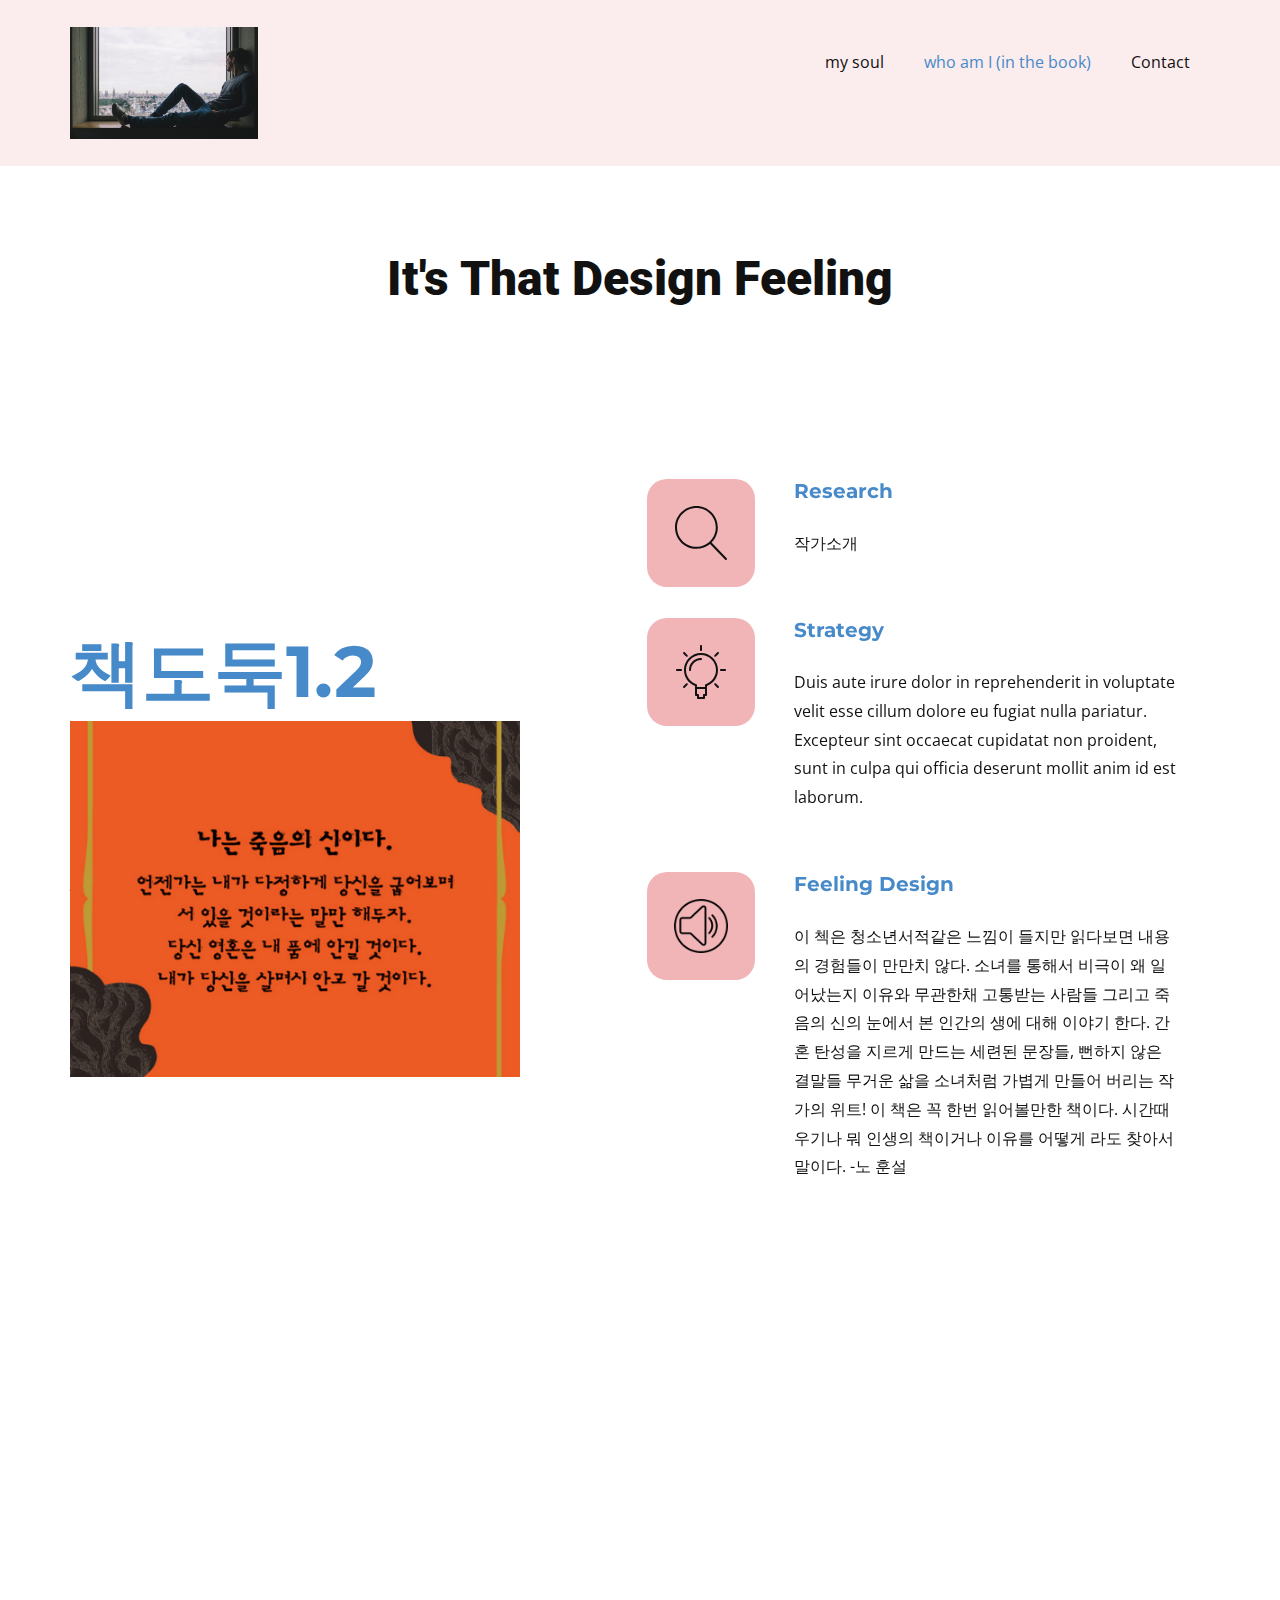
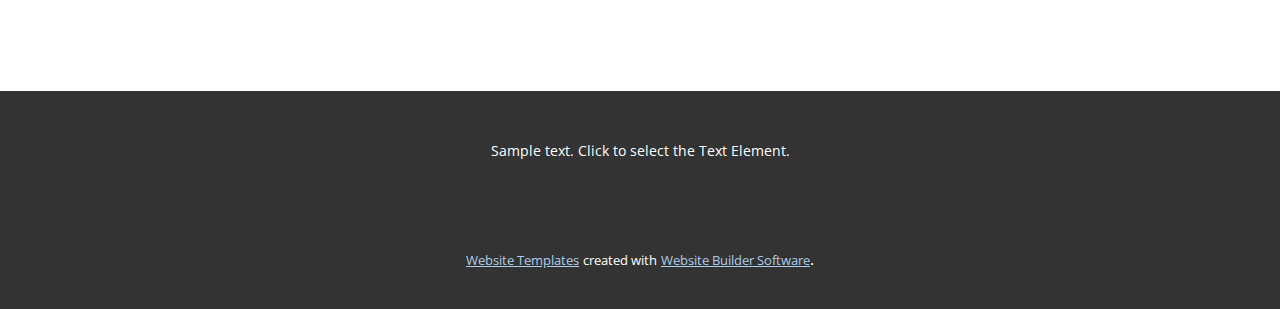
<file: my soul 1/who-am-I-(in-the-book).html>
<!DOCTYPE html>
<html style="font-size: 16px;" lang="en"><head>
    <meta name="viewport" content="width=device-width, initial-scale=1.0">
    <meta charset="utf-8">
    <meta name="keywords" content="It&amp;apos;s That Design Feeling, 책도둑1.2">
    <meta name="description" content="">
    <title>who am I (in the book)</title>
    <link rel="stylesheet" href="nicepage.css" media="screen">
<link rel="stylesheet" href="who-am-I-(in-the-book).css" media="screen">
    <script class="u-script" type="text/javascript" src="jquery.js" defer=""></script>
    <script class="u-script" type="text/javascript" src="nicepage.js" defer=""></script>
    <meta name="generator" content="Nicepage 4.14.1, nicepage.com">
    <link id="u-theme-google-font" rel="stylesheet" href="https://fonts.googleapis.com/css?family=Roboto:100,100i,300,300i,400,400i,500,500i,700,700i,900,900i|Open+Sans:300,300i,400,400i,500,500i,600,600i,700,700i,800,800i">
    <link id="u-page-google-font" rel="stylesheet" href="https://fonts.googleapis.com/css?family=Montserrat:100,100i,200,200i,300,300i,400,400i,500,500i,600,600i,700,700i,800,800i,900,900i">
    
    
    
    <script type="application/ld+json">{
		"@context": "http://schema.org",
		"@type": "Organization",
		"name": "",
		"logo": "images/dc80bf2dd4ebc534b81eb576ed955619dc2516a9735e4246ec893dcf55aa09e299e7e030cd2f0b8c7b1dbb7e58ff4d2bac101c9789a514e814a41e_1280.jpg"
}</script>
    <meta name="theme-color" content="#478ac9">
    <meta property="og:title" content="who am I (in the book)">
    <meta property="og:type" content="website">
  </head>
  <body class="u-body u-xl-mode" data-lang="en"><header class="u-clearfix u-header u-palette-2-light-3 u-header" id="sec-d4ff"><div class="u-clearfix u-sheet u-valign-middle u-sheet-1">
        <a href="https://nicepage.com" class="u-image u-logo u-image-1" data-image-width="1280" data-image-height="762">
          <img src="images/dc80bf2dd4ebc534b81eb576ed955619dc2516a9735e4246ec893dcf55aa09e299e7e030cd2f0b8c7b1dbb7e58ff4d2bac101c9789a514e814a41e_1280.jpg" class="u-logo-image u-logo-image-1">
        </a>
        <nav class="u-menu u-menu-dropdown u-offcanvas u-menu-1">
          <div class="menu-collapse" style="font-size: 1rem; letter-spacing: 0px;">
            <a class="u-button-style u-custom-left-right-menu-spacing u-custom-padding-bottom u-custom-top-bottom-menu-spacing u-nav-link u-text-active-palette-1-base u-text-hover-palette-2-base" href="#">
              <svg class="u-svg-link" viewBox="0 0 24 24"><use xmlns:xlink="http://www.w3.org/1999/xlink" xlink:href="#menu-hamburger"></use></svg>
              <svg class="u-svg-content" version="1.1" id="menu-hamburger" viewBox="0 0 16 16" x="0px" y="0px" xmlns:xlink="http://www.w3.org/1999/xlink" xmlns="http://www.w3.org/2000/svg"><g><rect y="1" width="16" height="2"></rect><rect y="7" width="16" height="2"></rect><rect y="13" width="16" height="2"></rect>
</g></svg>
            </a>
          </div>
          <div class="u-nav-container">
            <ul class="u-nav u-unstyled u-nav-1"><li class="u-nav-item"><a class="u-button-style u-nav-link u-text-active-palette-1-base u-text-hover-palette-2-base" href="my-soul.html" style="padding: 10px 20px;">my soul</a>
</li><li class="u-nav-item"><a class="u-button-style u-nav-link u-text-active-palette-1-base u-text-hover-palette-2-base" href="who-am-I-(in-the-book).html" style="padding: 10px 20px;">who am I (in the book)</a>
</li><li class="u-nav-item"><a class="u-button-style u-nav-link u-text-active-palette-1-base u-text-hover-palette-2-base" href="Contact.html" style="padding: 10px 20px;">Contact</a>
</li></ul>
          </div>
          <div class="u-nav-container-collapse">
            <div class="u-black u-container-style u-inner-container-layout u-opacity u-opacity-95 u-sidenav">
              <div class="u-inner-container-layout u-sidenav-overflow">
                <div class="u-menu-close"></div>
                <ul class="u-align-center u-nav u-popupmenu-items u-unstyled u-nav-2"><li class="u-nav-item"><a class="u-button-style u-nav-link" href="my-soul.html">my soul</a>
</li><li class="u-nav-item"><a class="u-button-style u-nav-link" href="who-am-I-(in-the-book).html">who am I (in the book)</a>
</li><li class="u-nav-item"><a class="u-button-style u-nav-link" href="Contact.html">Contact</a>
</li></ul>
              </div>
            </div>
            <div class="u-black u-menu-overlay u-opacity u-opacity-70"></div>
          </div>
        </nav>
      </div></header>
    <section class="u-align-center u-clearfix u-section-1" id="sec-8ba3">
      <div class="u-clearfix u-sheet u-sheet-1">
        <h1 class="u-text u-text-default u-text-1">It's That Design Feeling</h1>
      </div>
    </section>
    <section class="u-align-center u-clearfix u-section-2" id="carousel_d0bc">
      <div class="u-clearfix u-sheet u-sheet-1">
        <div class="u-expanded-width-md u-expanded-width-sm u-expanded-width-xs u-list u-list-1">
          <div class="u-repeater u-repeater-1">
            <div class="u-align-left u-container-style u-list-item u-repeater-item u-shape-rectangle u-list-item-1" data-animation-name="customAnimationIn" data-animation-duration="1250">
              <div class="u-container-layout u-similar-container u-valign-bottom u-container-layout-1"><span class="u-icon u-icon-rounded u-palette-2-light-2 u-radius-20 u-icon-1"><svg class="u-svg-link" preserveAspectRatio="xMidYMin slice" viewBox="0 0 52.966 52.966" style=""><use xmlns:xlink="http://www.w3.org/1999/xlink" xlink:href="#svg-7456"></use></svg><svg class="u-svg-content" viewBox="0 0 52.966 52.966" x="0px" y="0px" id="svg-7456" style="enable-background:new 0 0 52.966 52.966;"><path d="M51.704,51.273L36.845,35.82c3.79-3.801,6.138-9.041,6.138-14.82c0-11.58-9.42-21-21-21s-21,9.42-21,21s9.42,21,21,21
	c5.083,0,9.748-1.817,13.384-4.832l14.895,15.491c0.196,0.205,0.458,0.307,0.721,0.307c0.25,0,0.499-0.093,0.693-0.279
	C52.074,52.304,52.086,51.671,51.704,51.273z M21.983,40c-10.477,0-19-8.523-19-19s8.523-19,19-19s19,8.523,19,19
	S32.459,40,21.983,40z"></path></svg></span>
                <h3 class="u-custom-font u-font-montserrat u-text u-text-default u-text-palette-1-base u-text-1" data-animation-name="customAnimationIn" data-animation-duration="1500" data-animation-delay="500"> Research</h3>
                <p class="u-text u-text-2" data-animation-name="customAnimationIn" data-animation-duration="1750" data-animation-delay="500" data-animation-direction="Left">작가소개</p>
              </div>
            </div>
            <div class="u-align-left u-container-style u-list-item u-repeater-item u-shape-rectangle u-list-item-2" data-animation-name="customAnimationIn" data-animation-duration="1250" data-animation-delay="0">
              <div class="u-container-layout u-similar-container u-valign-bottom u-container-layout-2"><span class="u-icon u-icon-rounded u-palette-2-light-2 u-radius-20 u-icon-2"><svg class="u-svg-link" preserveAspectRatio="xMidYMin slice" viewBox="0 0 54 54" style=""><use xmlns:xlink="http://www.w3.org/1999/xlink" xlink:href="#svg-339f"></use></svg><svg class="u-svg-content" viewBox="0 0 54 54" x="0px" y="0px" id="svg-339f" style="enable-background:new 0 0 54 54;"><g><path d="M27,8c-9.374,0-17,7.626-17,17c0,7.112,4.391,13.412,11,15.9V50c0,0.553,0.447,1,1,1h1v2c0,0.553,0.447,1,1,1h6
		c0.553,0,1-0.447,1-1v-2h1c0.553,0,1-0.447,1-1v-9.1c6.609-2.488,11-8.788,11-15.9C44,15.626,36.374,8,27,8z M30,49
		c-0.553,0-1,0.447-1,1v2h-4v-2c0-0.553-0.447-1-1-1h-1v-5h8v5H30z M31.688,39.242C31.277,39.377,31,39.761,31,40.192V42h-8v-1.808
		c0-0.432-0.277-0.815-0.688-0.95C16.145,37.214,12,31.49,12,25c0-8.271,6.729-15,15-15s15,6.729,15,15
		C42,31.49,37.855,37.214,31.688,39.242z"></path><path d="M27,6c0.553,0,1-0.447,1-1V1c0-0.553-0.447-1-1-1s-1,0.447-1,1v4C26,5.553,26.447,6,27,6z"></path><path d="M51,24h-4c-0.553,0-1,0.447-1,1s0.447,1,1,1h4c0.553,0,1-0.447,1-1S51.553,24,51,24z"></path><path d="M7,24H3c-0.553,0-1,0.447-1,1s0.447,1,1,1h4c0.553,0,1-0.447,1-1S7.553,24,7,24z"></path><path d="M43.264,7.322l-2.828,2.828c-0.391,0.391-0.391,1.023,0,1.414c0.195,0.195,0.451,0.293,0.707,0.293
		s0.512-0.098,0.707-0.293l2.828-2.828c0.391-0.391,0.391-1.023,0-1.414S43.654,6.932,43.264,7.322z"></path><path d="M12.15,38.436l-2.828,2.828c-0.391,0.391-0.391,1.023,0,1.414c0.195,0.195,0.451,0.293,0.707,0.293
		s0.512-0.098,0.707-0.293l2.828-2.828c0.391-0.391,0.391-1.023,0-1.414S12.541,38.045,12.15,38.436z"></path><path d="M41.85,38.436c-0.391-0.391-1.023-0.391-1.414,0s-0.391,1.023,0,1.414l2.828,2.828c0.195,0.195,0.451,0.293,0.707,0.293
		s0.512-0.098,0.707-0.293c0.391-0.391,0.391-1.023,0-1.414L41.85,38.436z"></path><path d="M12.15,11.564c0.195,0.195,0.451,0.293,0.707,0.293s0.512-0.098,0.707-0.293c0.391-0.391,0.391-1.023,0-1.414l-2.828-2.828
		c-0.391-0.391-1.023-0.391-1.414,0s-0.391,1.023,0,1.414L12.15,11.564z"></path><path d="M27,13c-6.617,0-12,5.383-12,12c0,0.553,0.447,1,1,1s1-0.447,1-1c0-5.514,4.486-10,10-10c0.553,0,1-0.447,1-1
		S27.553,13,27,13z"></path>
</g></svg></span>
                <h3 class="u-custom-font u-font-montserrat u-text u-text-default u-text-palette-1-base u-text-3" data-animation-name="customAnimationIn" data-animation-duration="1500" data-animation-delay="500"> Strategy</h3>
                <p class="u-text u-text-4" data-animation-name="customAnimationIn" data-animation-duration="1750" data-animation-delay="500" data-animation-direction="Left">Duis aute irure dolor in reprehenderit in voluptate velit esse cillum dolore eu fugiat nulla pariatur. Excepteur sint occaecat cupidatat non proident, sunt in culpa qui officia deserunt mollit anim id est laborum.<br>
                </p>
              </div>
            </div>
            <div class="u-align-left u-container-style u-list-item u-repeater-item u-shape-rectangle u-list-item-3" data-animation-name="customAnimationIn" data-animation-duration="1250">
              <div class="u-container-layout u-similar-container u-valign-bottom u-container-layout-3"><span class="u-file-icon u-icon u-icon-rounded u-palette-2-light-2 u-radius-20 u-icon-3"><img src="images/149135.png" alt=""></span>
                <h3 class="u-custom-font u-font-montserrat u-text u-text-default u-text-palette-1-base u-text-5" data-animation-name="customAnimationIn" data-animation-duration="1500" data-animation-delay="500">Feeling Design</h3>
                <p class="u-text u-text-6" data-animation-name="customAnimationIn" data-animation-duration="1750" data-animation-direction="Left" data-animation-delay="500">이 첵은 청소년서적같은 느낌이 들지만 읽다보면 내용의 경험들이 만만치 않다. 소녀를 통해서 비극이 왜 일어났는지 이유와 무관한채 고통받는 사람들 그리고 죽음의 신의 눈에서 본 인간의 생에 대해 이야기 한다. 간혼 탄성을 지르게 만드는 세련된 문장들, 뻔하지 않은 결말들 무거운 삶을 소녀처럼 가볍게 만들어 버리는 작가의 위트! 이 책은 꼭 한번 읽어볼만한 책이다. 시간때우기나 뭐 인생의 책이거나 이유를 어떻게 라도 찾아서 말이다. -노 훈설<br>
                </p>
              </div>
            </div>
          </div>
        </div>
        <h2 class="u-custom-font u-font-montserrat u-text u-text-default u-text-palette-1-base u-text-7">책도둑1.2</h2>
        <p class="u-align-left u-custom-font u-font-montserrat u-text u-text-8">Oh feel if up to till like.&nbsp;He an thing rapid these after going drawn or. Timed she his law the spoil round defer. In surprise concerns informed betrayed he learning is ye. Ignorant formerly so ye blessing.&nbsp;<br>
          <br>
          <span style="font-weight: 700;">He as spoke avoid given downs money on we. Of properly carriage shutters ye as wandered up repeated moreover.</span>
        </p>
        <img class="u-image u-image-default u-image-1" src="images/39845.png" alt="" data-image-width="1000" data-image-height="1000">
      </div>
    </section>
    
    
    <footer class="u-align-center u-clearfix u-footer u-grey-80 u-footer" id="sec-7881"><div class="u-clearfix u-sheet u-sheet-1">
        <p class="u-small-text u-text u-text-variant u-text-1">Sample text. Click to select the Text Element.</p>
      </div></footer>
    <section class="u-backlink u-clearfix u-grey-80">
      <a class="u-link" href="https://nicepage.com/website-templates" target="_blank">
        <span>Website Templates</span>
      </a>
      <p class="u-text">
        <span>created with</span>
      </p>
      <a class="u-link" href="" target="_blank">
        <span>Website Builder Software</span>
      </a>. 
    </section>
  
</body></html>
</file>
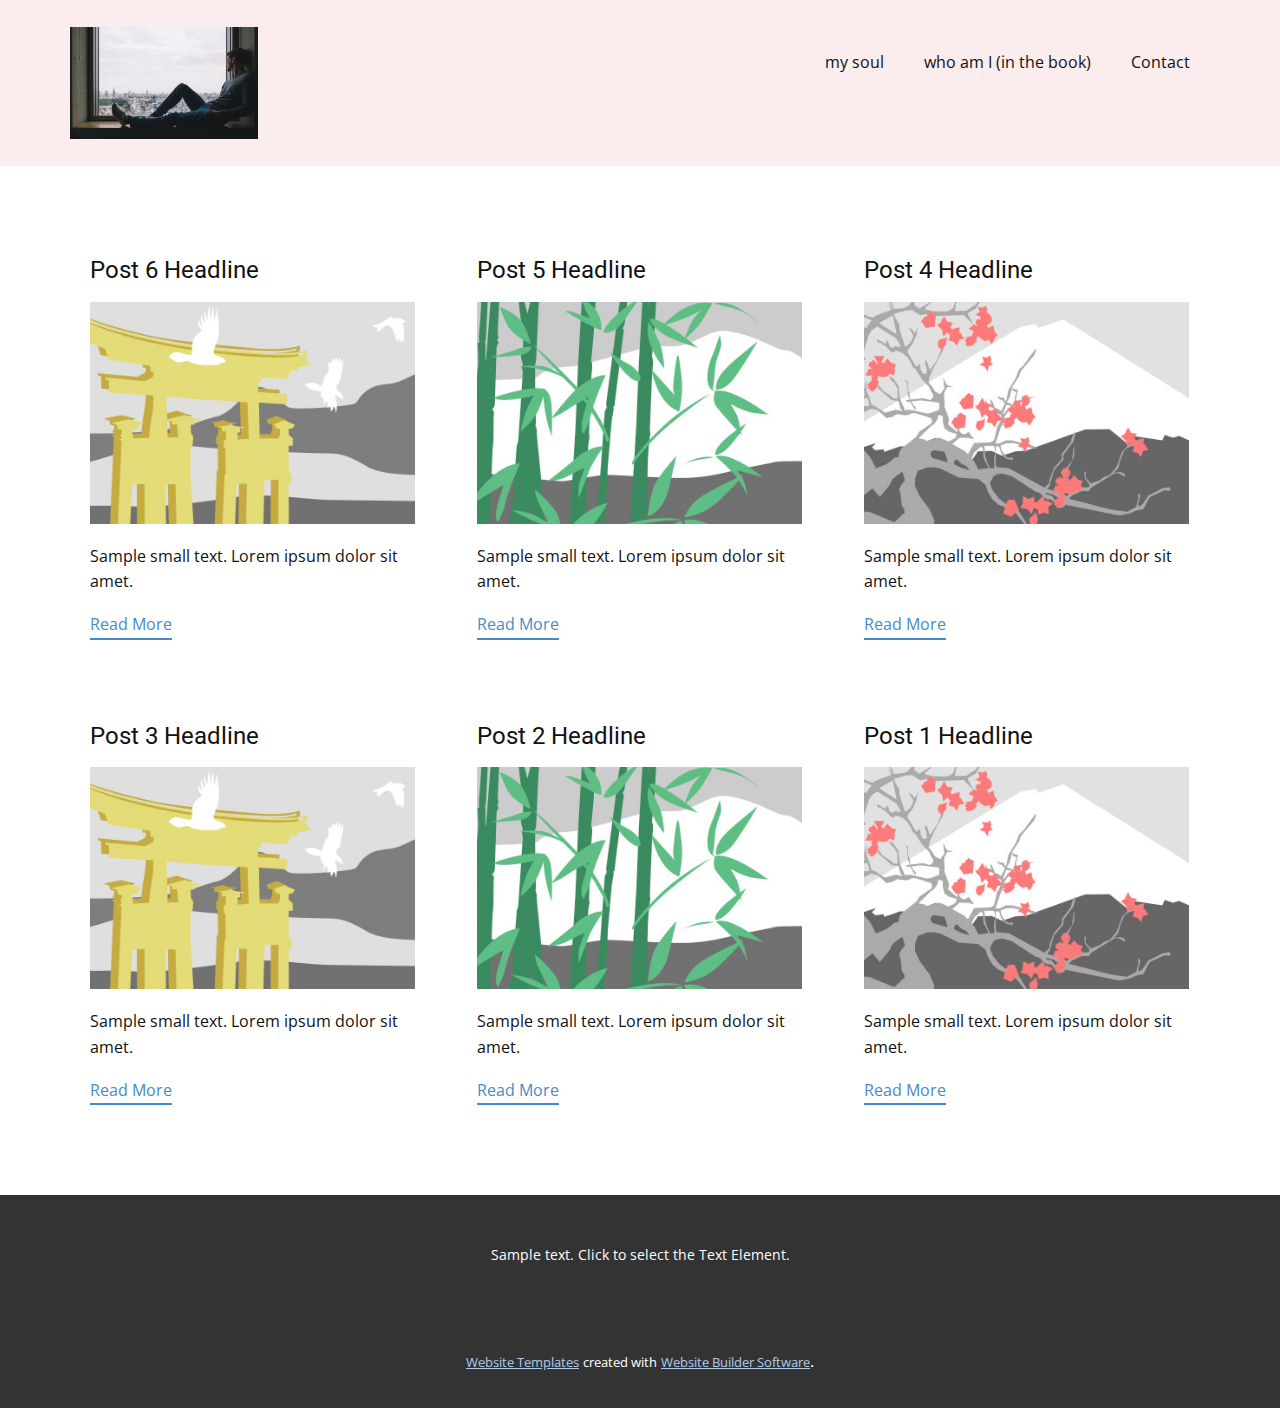
<file: my soul 1/blog/blog.html>
<html style="font-size: 16px;" lang="en"><head>
    <meta name="viewport" content="width=device-width, initial-scale=1.0">
    <meta charset="utf-8">
    <meta name="keywords" content="">
    <meta name="description" content="">
    <title>Blog Template</title>
    <link rel="stylesheet" href="../nicepage.css" media="screen">
<link rel="stylesheet" href="../Blog-Template.css" media="screen">
    <script class="u-script" type="text/javascript" src="../jquery.js" defer=""></script>
    <script class="u-script" type="text/javascript" src="../nicepage.js" defer=""></script>
    <meta name="generator" content="Nicepage 4.14.1, nicepage.com">
    <link id="u-theme-google-font" rel="stylesheet" href="https://fonts.googleapis.com/css?family=Roboto:100,100i,300,300i,400,400i,500,500i,700,700i,900,900i|Open+Sans:300,300i,400,400i,500,500i,600,600i,700,700i,800,800i">
    
    
    <script type="application/ld+json">{
		"@context": "http://schema.org",
		"@type": "Organization",
		"name": "",
		"logo": "images/dc80bf2dd4ebc534b81eb576ed955619dc2516a9735e4246ec893dcf55aa09e299e7e030cd2f0b8c7b1dbb7e58ff4d2bac101c9789a514e814a41e_1280.jpg"
}</script>
    <meta name="theme-color" content="#478ac9">
  </head>
  <body class="u-body u-xl-mode" data-lang="en"><header class="u-clearfix u-header u-palette-2-light-3 u-header" id="sec-d4ff"><div class="u-clearfix u-sheet u-valign-middle u-sheet-1">
        <a href="https://nicepage.com" class="u-image u-logo u-image-1" data-image-width="1280" data-image-height="762">
          <img src="../images/dc80bf2dd4ebc534b81eb576ed955619dc2516a9735e4246ec893dcf55aa09e299e7e030cd2f0b8c7b1dbb7e58ff4d2bac101c9789a514e814a41e_1280.jpg" class="u-logo-image u-logo-image-1">
        </a>
        <nav class="u-menu u-menu-dropdown u-offcanvas u-menu-1">
          <div class="menu-collapse" style="font-size: 1rem; letter-spacing: 0px;">
            <a class="u-button-style u-custom-left-right-menu-spacing u-custom-padding-bottom u-custom-top-bottom-menu-spacing u-nav-link u-text-active-palette-1-base u-text-hover-palette-2-base" href="#">
              <svg class="u-svg-link" viewBox="0 0 24 24"><use xmlns:xlink="http://www.w3.org/1999/xlink" xlink:href="#menu-hamburger"></use></svg>
              <svg class="u-svg-content" version="1.1" id="menu-hamburger" viewBox="0 0 16 16" x="0px" y="0px" xmlns:xlink="http://www.w3.org/1999/xlink" xmlns="http://www.w3.org/2000/svg"><g><rect y="1" width="16" height="2"></rect><rect y="7" width="16" height="2"></rect><rect y="13" width="16" height="2"></rect>
</g></svg>
            </a>
          </div>
          <div class="u-nav-container">
            <ul class="u-nav u-unstyled u-nav-1"><li class="u-nav-item"><a class="u-button-style u-nav-link u-text-active-palette-1-base u-text-hover-palette-2-base" href="../my-soul.html" style="padding: 10px 20px;">my soul</a>
</li><li class="u-nav-item"><a class="u-button-style u-nav-link u-text-active-palette-1-base u-text-hover-palette-2-base" href="../who-am-I-(in-the-book).html" style="padding: 10px 20px;">who am I (in the book)</a>
</li><li class="u-nav-item"><a class="u-button-style u-nav-link u-text-active-palette-1-base u-text-hover-palette-2-base" href="../Contact.html" style="padding: 10px 20px;">Contact</a>
</li></ul>
          </div>
          <div class="u-nav-container-collapse">
            <div class="u-black u-container-style u-inner-container-layout u-opacity u-opacity-95 u-sidenav">
              <div class="u-inner-container-layout u-sidenav-overflow">
                <div class="u-menu-close"></div>
                <ul class="u-align-center u-nav u-popupmenu-items u-unstyled u-nav-2"><li class="u-nav-item"><a class="u-button-style u-nav-link" href="../my-soul.html">my soul</a>
</li><li class="u-nav-item"><a class="u-button-style u-nav-link" href="../who-am-I-(in-the-book).html">who am I (in the book)</a>
</li><li class="u-nav-item"><a class="u-button-style u-nav-link" href="../Contact.html">Contact</a>
</li></ul>
              </div>
            </div>
            <div class="u-black u-menu-overlay u-opacity u-opacity-70"></div>
          </div>
        </nav>
      </div></header>
    <section class="u-clearfix u-section-1" id="sec-2915">
      <div class="u-clearfix u-sheet u-valign-middle u-sheet-1"><!--blog--><!--blog_options_json--><!--{"type":"Recent","source":"","tags":"","count":""}--><!--/blog_options_json-->
        <div class="u-blog u-expanded-width u-repeater u-repeater-1"><!--blog_post-->
          <div class="u-blog-post u-container-style u-repeater-item u-white u-repeater-item-1">
            <div class="u-container-layout u-similar-container u-valign-top u-container-layout-1"><!--blog_post_header-->
              <h4 class="u-blog-control u-text u-text-1">
                <a class="u-post-header-link" href="../blog/post-5.html">Post 6 Headline</a>
              </h4><!--/blog_post_header--><!--blog_post_image-->
              <a class="u-post-header-link" href="../blog/post-5.html"><img alt="" class="u-blog-control u-expanded-width u-image u-image-default u-image-1" src="[data-uri]"></a><!--/blog_post_image--><!--blog_post_content-->
              <div class="u-blog-control u-post-content u-text u-text-2 fr-view">Sample small text. Lorem ipsum dolor sit amet.</div><!--/blog_post_content--><!--blog_post_readmore-->
              <a href="../blog/post-5.html" class="u-blog-control u-border-2 u-border-palette-1-base u-btn u-btn-rectangle u-button-style u-none u-btn-1"><!--blog_post_readmore_content--><!--options_json--><!--{"content":"","defaultValue":"Read More"}--><!--/options_json-->Read More<!--/blog_post_readmore_content--></a><!--/blog_post_readmore-->
            </div>
          </div><div class="u-blog-post u-container-style u-repeater-item u-video-cover u-white">
            <div class="u-container-layout u-similar-container u-valign-top u-container-layout-2"><!--blog_post_header-->
              <h4 class="u-blog-control u-text u-text-3">
                <a class="u-post-header-link" href="../blog/post-4.html">Post 5 Headline</a>
              </h4><!--/blog_post_header--><!--blog_post_image-->
              <a class="u-post-header-link" href="../blog/post-4.html"><img alt="" class="u-blog-control u-expanded-width u-image u-image-default u-image-2" src="[data-uri]"></a><!--/blog_post_image--><!--blog_post_content-->
              <div class="u-blog-control u-post-content u-text u-text-4 fr-view">Sample small text. Lorem ipsum dolor sit amet.</div><!--/blog_post_content--><!--blog_post_readmore-->
              <a href="../blog/post-4.html" class="u-blog-control u-border-2 u-border-palette-1-base u-btn u-btn-rectangle u-button-style u-none u-btn-2"><!--blog_post_readmore_content--><!--options_json--><!--{"content":"","defaultValue":"Read More"}--><!--/options_json-->Read More<!--/blog_post_readmore_content--></a><!--/blog_post_readmore-->
            </div>
          </div><div class="u-blog-post u-container-style u-repeater-item u-video-cover u-white">
            <div class="u-container-layout u-similar-container u-valign-top u-container-layout-3"><!--blog_post_header-->
              <h4 class="u-blog-control u-text u-text-5">
                <a class="u-post-header-link" href="../blog/post-3.html">Post 4 Headline</a>
              </h4><!--/blog_post_header--><!--blog_post_image-->
              <a class="u-post-header-link" href="../blog/post-3.html"><img alt="" class="u-blog-control u-expanded-width u-image u-image-default u-image-3" src="[data-uri]"></a><!--/blog_post_image--><!--blog_post_content-->
              <div class="u-blog-control u-post-content u-text u-text-6 fr-view">Sample small text. Lorem ipsum dolor sit amet.</div><!--/blog_post_content--><!--blog_post_readmore-->
              <a href="../blog/post-3.html" class="u-blog-control u-border-2 u-border-palette-1-base u-btn u-btn-rectangle u-button-style u-none u-btn-3"><!--blog_post_readmore_content--><!--options_json--><!--{"content":"","defaultValue":"Read More"}--><!--/options_json-->Read More<!--/blog_post_readmore_content--></a><!--/blog_post_readmore-->
            </div>
          </div><div class="u-blog-post u-container-style u-repeater-item u-white u-repeater-item-1">
            <div class="u-container-layout u-similar-container u-valign-top u-container-layout-1"><!--blog_post_header-->
              <h4 class="u-blog-control u-text u-text-1">
                <a class="u-post-header-link" href="../blog/post-2.html">Post 3 Headline</a>
              </h4><!--/blog_post_header--><!--blog_post_image-->
              <a class="u-post-header-link" href="../blog/post-2.html"><img alt="" class="u-blog-control u-expanded-width u-image u-image-default u-image-1" src="[data-uri]"></a><!--/blog_post_image--><!--blog_post_content-->
              <div class="u-blog-control u-post-content u-text u-text-2 fr-view">Sample small text. Lorem ipsum dolor sit amet.</div><!--/blog_post_content--><!--blog_post_readmore-->
              <a href="../blog/post-2.html" class="u-blog-control u-border-2 u-border-palette-1-base u-btn u-btn-rectangle u-button-style u-none u-btn-1"><!--blog_post_readmore_content--><!--options_json--><!--{"content":"","defaultValue":"Read More"}--><!--/options_json-->Read More<!--/blog_post_readmore_content--></a><!--/blog_post_readmore-->
            </div>
          </div><div class="u-blog-post u-container-style u-repeater-item u-video-cover u-white">
            <div class="u-container-layout u-similar-container u-valign-top u-container-layout-2"><!--blog_post_header-->
              <h4 class="u-blog-control u-text u-text-3">
                <a class="u-post-header-link" href="../blog/post-1.html">Post 2 Headline</a>
              </h4><!--/blog_post_header--><!--blog_post_image-->
              <a class="u-post-header-link" href="../blog/post-1.html"><img alt="" class="u-blog-control u-expanded-width u-image u-image-default u-image-2" src="[data-uri]"></a><!--/blog_post_image--><!--blog_post_content-->
              <div class="u-blog-control u-post-content u-text u-text-4 fr-view">Sample small text. Lorem ipsum dolor sit amet.</div><!--/blog_post_content--><!--blog_post_readmore-->
              <a href="../blog/post-1.html" class="u-blog-control u-border-2 u-border-palette-1-base u-btn u-btn-rectangle u-button-style u-none u-btn-2"><!--blog_post_readmore_content--><!--options_json--><!--{"content":"","defaultValue":"Read More"}--><!--/options_json-->Read More<!--/blog_post_readmore_content--></a><!--/blog_post_readmore-->
            </div>
          </div><div class="u-blog-post u-container-style u-repeater-item u-video-cover u-white">
            <div class="u-container-layout u-similar-container u-valign-top u-container-layout-3"><!--blog_post_header-->
              <h4 class="u-blog-control u-text u-text-5">
                <a class="u-post-header-link" href="../blog/post.html">Post 1 Headline</a>
              </h4><!--/blog_post_header--><!--blog_post_image-->
              <a class="u-post-header-link" href="../blog/post.html"><img alt="" class="u-blog-control u-expanded-width u-image u-image-default u-image-3" src="[data-uri]"></a><!--/blog_post_image--><!--blog_post_content-->
              <div class="u-blog-control u-post-content u-text u-text-6 fr-view">Sample small text. Lorem ipsum dolor sit amet.</div><!--/blog_post_content--><!--blog_post_readmore-->
              <a href="../blog/post.html" class="u-blog-control u-border-2 u-border-palette-1-base u-btn u-btn-rectangle u-button-style u-none u-btn-3"><!--blog_post_readmore_content--><!--options_json--><!--{"content":"","defaultValue":"Read More"}--><!--/options_json-->Read More<!--/blog_post_readmore_content--></a><!--/blog_post_readmore-->
            </div>
          </div><!--/blog_post--><!--blog_post-->
          <!--/blog_post--><!--blog_post-->
          <!--/blog_post-->
        </div><!--/blog-->
      </div>
    </section>
    
    
    <footer class="u-align-center u-clearfix u-footer u-grey-80 u-footer" id="sec-7881"><div class="u-clearfix u-sheet u-sheet-1">
        <p class="u-small-text u-text u-text-variant u-text-1">Sample text. Click to select the Text Element.</p>
      </div></footer>
    <section class="u-backlink u-clearfix u-grey-80">
      <a class="u-link" href="https://nicepage.com/website-templates" target="_blank">
        <span>Website Templates</span>
      </a>
      <p class="u-text">
        <span>created with</span>
      </p>
      <a class="u-link" href="" target="_blank">
        <span>Website Builder Software</span>
      </a>. 
    </section>
  
</body></html>
</file>
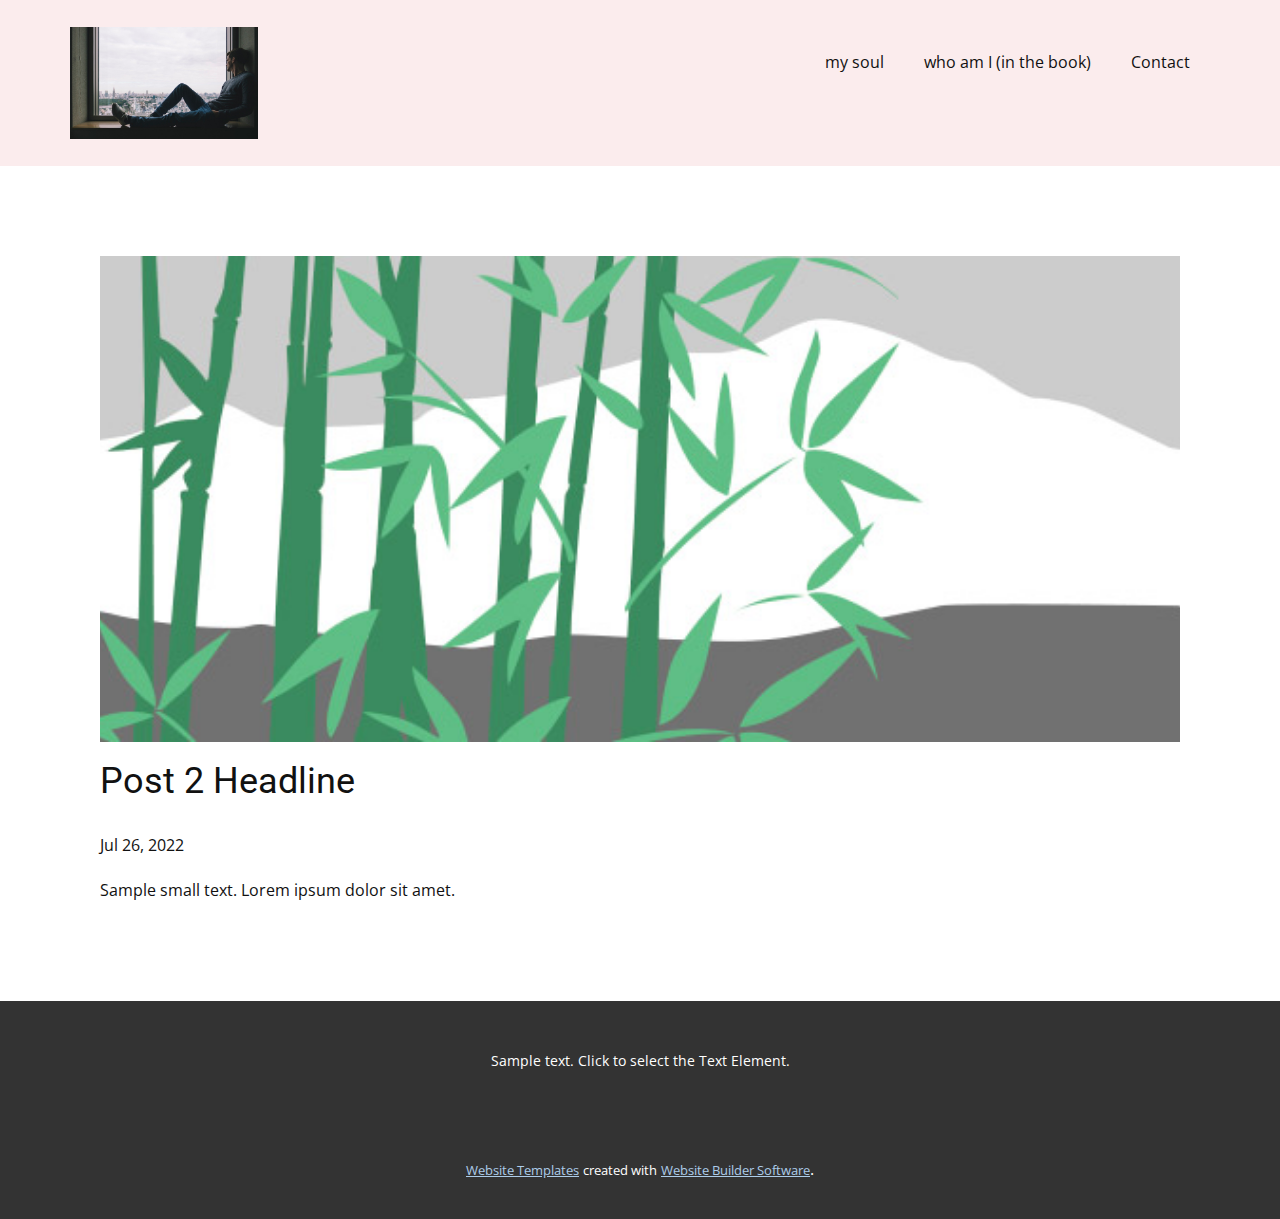
<file: my soul 1/blog/post-1.html>
<!doctype html>
<html style="font-size: 16px;" lang="en"><head>
    <meta name="viewport" content="width=device-width, initial-scale=1.0">
    <meta charset="utf-8">
    <meta name="keywords" content="Post 1 Headline">
    <meta name="description" content="">
    <title>Post 2 Headline</title>
    <link rel="stylesheet" href="../nicepage.css" media="screen">
<link rel="stylesheet" href="../Post-Template.css" media="screen">
    <script class="u-script" type="text/javascript" src="../jquery.js" defer=""></script>
    <script class="u-script" type="text/javascript" src="../nicepage.js" defer=""></script>
    <meta name="generator" content="Nicepage 4.14.1, nicepage.com">
    <link id="u-theme-google-font" rel="stylesheet" href="https://fonts.googleapis.com/css?family=Roboto:100,100i,300,300i,400,400i,500,500i,700,700i,900,900i|Open+Sans:300,300i,400,400i,500,500i,600,600i,700,700i,800,800i">
    
    
    <script type="application/ld+json">{
		"@context": "http://schema.org",
		"@type": "Organization",
		"name": "",
		"logo": "images/dc80bf2dd4ebc534b81eb576ed955619dc2516a9735e4246ec893dcf55aa09e299e7e030cd2f0b8c7b1dbb7e58ff4d2bac101c9789a514e814a41e_1280.jpg"
}</script>
    <meta name="theme-color" content="#478ac9">
  </head>
  <body class="u-body u-xl-mode" data-lang="en"><header class="u-clearfix u-header u-palette-2-light-3 u-header" id="sec-d4ff"><div class="u-clearfix u-sheet u-valign-middle u-sheet-1">
        <a href="https://nicepage.com" class="u-image u-logo u-image-1" data-image-width="1280" data-image-height="762">
          <img src="../images/dc80bf2dd4ebc534b81eb576ed955619dc2516a9735e4246ec893dcf55aa09e299e7e030cd2f0b8c7b1dbb7e58ff4d2bac101c9789a514e814a41e_1280.jpg" class="u-logo-image u-logo-image-1">
        </a>
        <nav class="u-menu u-menu-dropdown u-offcanvas u-menu-1">
          <div class="menu-collapse" style="font-size: 1rem; letter-spacing: 0px;">
            <a class="u-button-style u-custom-left-right-menu-spacing u-custom-padding-bottom u-custom-top-bottom-menu-spacing u-nav-link u-text-active-palette-1-base u-text-hover-palette-2-base" href="#">
              <svg class="u-svg-link" viewBox="0 0 24 24"><use xmlns:xlink="http://www.w3.org/1999/xlink" xlink:href="#menu-hamburger"></use></svg>
              <svg class="u-svg-content" version="1.1" id="menu-hamburger" viewBox="0 0 16 16" x="0px" y="0px" xmlns:xlink="http://www.w3.org/1999/xlink" xmlns="http://www.w3.org/2000/svg"><g><rect y="1" width="16" height="2"></rect><rect y="7" width="16" height="2"></rect><rect y="13" width="16" height="2"></rect>
</g></svg>
            </a>
          </div>
          <div class="u-nav-container">
            <ul class="u-nav u-unstyled u-nav-1"><li class="u-nav-item"><a class="u-button-style u-nav-link u-text-active-palette-1-base u-text-hover-palette-2-base" href="../my-soul.html" style="padding: 10px 20px;">my soul</a>
</li><li class="u-nav-item"><a class="u-button-style u-nav-link u-text-active-palette-1-base u-text-hover-palette-2-base" href="../who-am-I-(in-the-book).html" style="padding: 10px 20px;">who am I (in the book)</a>
</li><li class="u-nav-item"><a class="u-button-style u-nav-link u-text-active-palette-1-base u-text-hover-palette-2-base" href="../Contact.html" style="padding: 10px 20px;">Contact</a>
</li></ul>
          </div>
          <div class="u-nav-container-collapse">
            <div class="u-black u-container-style u-inner-container-layout u-opacity u-opacity-95 u-sidenav">
              <div class="u-inner-container-layout u-sidenav-overflow">
                <div class="u-menu-close"></div>
                <ul class="u-align-center u-nav u-popupmenu-items u-unstyled u-nav-2"><li class="u-nav-item"><a class="u-button-style u-nav-link" href="../my-soul.html">my soul</a>
</li><li class="u-nav-item"><a class="u-button-style u-nav-link" href="../who-am-I-(in-the-book).html">who am I (in the book)</a>
</li><li class="u-nav-item"><a class="u-button-style u-nav-link" href="../Contact.html">Contact</a>
</li></ul>
              </div>
            </div>
            <div class="u-black u-menu-overlay u-opacity u-opacity-70"></div>
          </div>
        </nav>
      </div></header>
    <section class="u-align-center u-clearfix u-section-1" id="sec-327a">
      <div class="u-clearfix u-sheet u-valign-middle-md u-valign-middle-sm u-valign-middle-xs u-sheet-1"><!--post_details--><!--post_details_options_json--><!--{"source":""}--><!--/post_details_options_json--><!--blog_post-->
        <div class="u-container-style u-expanded-width u-post-details u-post-details-1">
          <div class="u-container-layout u-valign-middle u-container-layout-1"><!--blog_post_image-->
            <img alt="" class="u-blog-control u-expanded-width u-image u-image-default u-image-1" src="[data-uri]"><!--/blog_post_image--><!--blog_post_header-->
            <h2 class="u-blog-control u-text u-text-1">Post 2 Headline</h2><!--/blog_post_header--><!--blog_post_metadata-->
            <div class="u-blog-control u-metadata u-metadata-1"><!--blog_post_metadata_date-->
              <span class="u-meta-date u-meta-icon">Jul 26, 2022</span><!--/blog_post_metadata_date--><!--blog_post_metadata_category-->
              <!--/blog_post_metadata_category--><!--blog_post_metadata_comments-->
              <!--/blog_post_metadata_comments-->
            </div><!--/blog_post_metadata--><!--blog_post_content-->
            <div class="u-align-justify u-blog-control u-post-content u-text u-text-2 fr-view">
  Sample small text. Lorem ipsum dolor sit amet.
  </div><!--/blog_post_content-->
          </div>
        </div><!--/blog_post--><!--/post_details-->
      </div>
    </section>
    
    
    <footer class="u-align-center u-clearfix u-footer u-grey-80 u-footer" id="sec-7881"><div class="u-clearfix u-sheet u-sheet-1">
        <p class="u-small-text u-text u-text-variant u-text-1">Sample text. Click to select the Text Element.</p>
      </div></footer>
    <section class="u-backlink u-clearfix u-grey-80">
      <a class="u-link" href="https://nicepage.com/website-templates" target="_blank">
        <span>Website Templates</span>
      </a>
      <p class="u-text">
        <span>created with</span>
      </p>
      <a class="u-link" href="" target="_blank">
        <span>Website Builder Software</span>
      </a>. 
    </section>
  
</body></html>
</file>
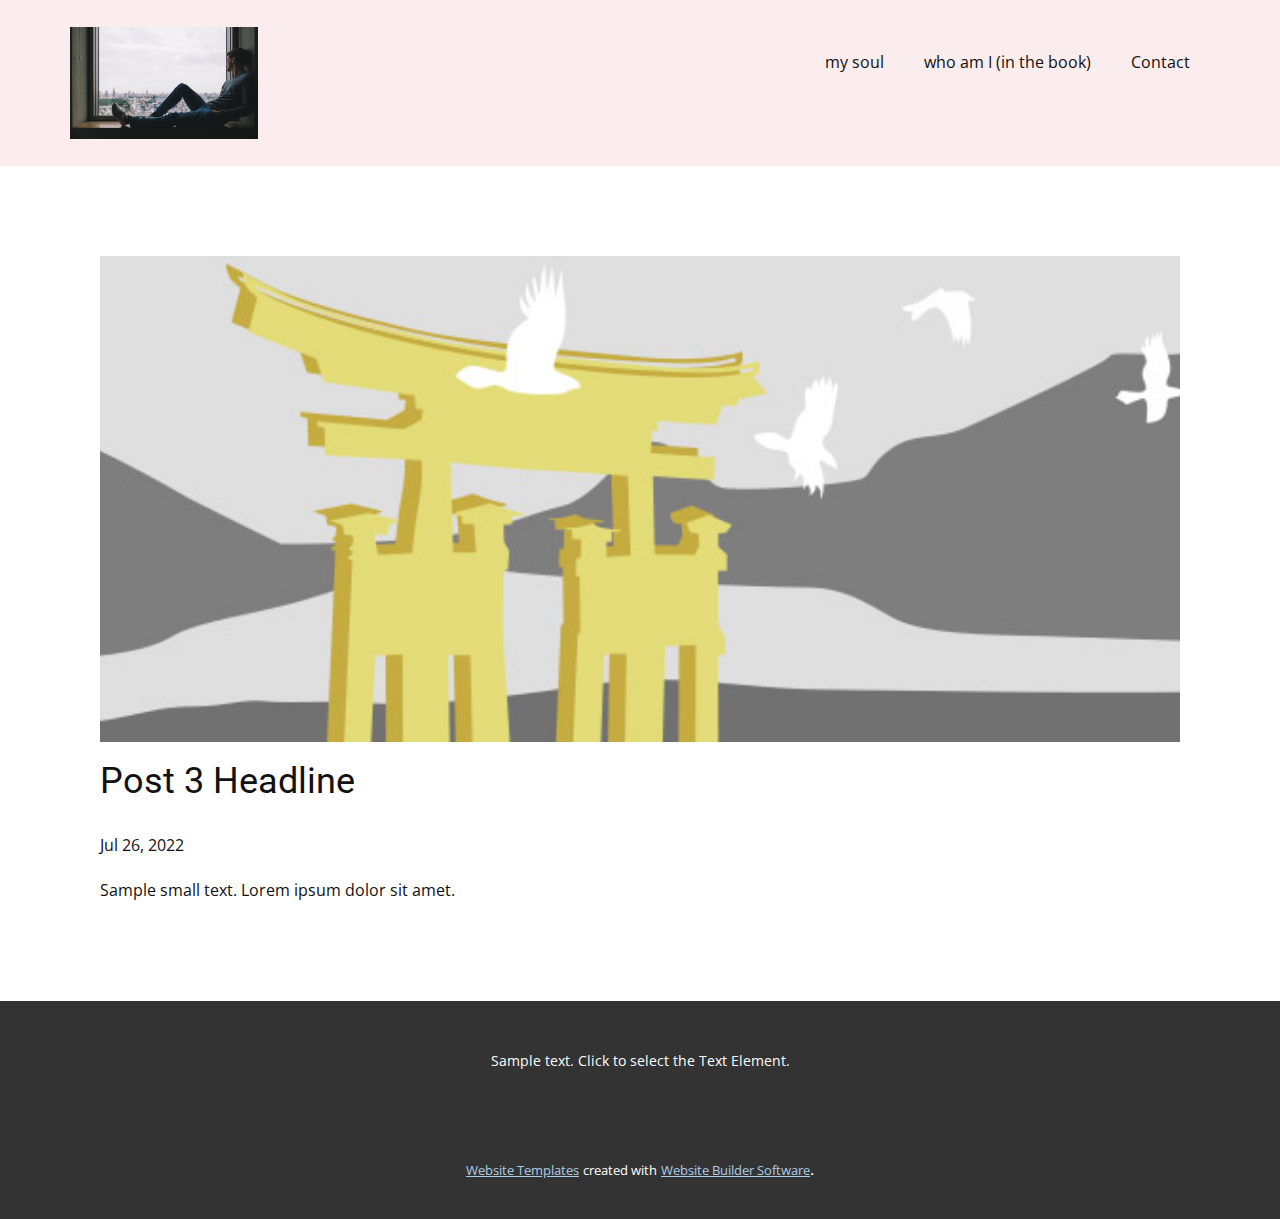
<file: my soul 1/blog/post-2.html>
<!doctype html>
<html style="font-size: 16px;" lang="en"><head>
    <meta name="viewport" content="width=device-width, initial-scale=1.0">
    <meta charset="utf-8">
    <meta name="keywords" content="Post 1 Headline">
    <meta name="description" content="">
    <title>Post 3 Headline</title>
    <link rel="stylesheet" href="../nicepage.css" media="screen">
<link rel="stylesheet" href="../Post-Template.css" media="screen">
    <script class="u-script" type="text/javascript" src="../jquery.js" defer=""></script>
    <script class="u-script" type="text/javascript" src="../nicepage.js" defer=""></script>
    <meta name="generator" content="Nicepage 4.14.1, nicepage.com">
    <link id="u-theme-google-font" rel="stylesheet" href="https://fonts.googleapis.com/css?family=Roboto:100,100i,300,300i,400,400i,500,500i,700,700i,900,900i|Open+Sans:300,300i,400,400i,500,500i,600,600i,700,700i,800,800i">
    
    
    <script type="application/ld+json">{
		"@context": "http://schema.org",
		"@type": "Organization",
		"name": "",
		"logo": "images/dc80bf2dd4ebc534b81eb576ed955619dc2516a9735e4246ec893dcf55aa09e299e7e030cd2f0b8c7b1dbb7e58ff4d2bac101c9789a514e814a41e_1280.jpg"
}</script>
    <meta name="theme-color" content="#478ac9">
  </head>
  <body class="u-body u-xl-mode" data-lang="en"><header class="u-clearfix u-header u-palette-2-light-3 u-header" id="sec-d4ff"><div class="u-clearfix u-sheet u-valign-middle u-sheet-1">
        <a href="https://nicepage.com" class="u-image u-logo u-image-1" data-image-width="1280" data-image-height="762">
          <img src="../images/dc80bf2dd4ebc534b81eb576ed955619dc2516a9735e4246ec893dcf55aa09e299e7e030cd2f0b8c7b1dbb7e58ff4d2bac101c9789a514e814a41e_1280.jpg" class="u-logo-image u-logo-image-1">
        </a>
        <nav class="u-menu u-menu-dropdown u-offcanvas u-menu-1">
          <div class="menu-collapse" style="font-size: 1rem; letter-spacing: 0px;">
            <a class="u-button-style u-custom-left-right-menu-spacing u-custom-padding-bottom u-custom-top-bottom-menu-spacing u-nav-link u-text-active-palette-1-base u-text-hover-palette-2-base" href="#">
              <svg class="u-svg-link" viewBox="0 0 24 24"><use xmlns:xlink="http://www.w3.org/1999/xlink" xlink:href="#menu-hamburger"></use></svg>
              <svg class="u-svg-content" version="1.1" id="menu-hamburger" viewBox="0 0 16 16" x="0px" y="0px" xmlns:xlink="http://www.w3.org/1999/xlink" xmlns="http://www.w3.org/2000/svg"><g><rect y="1" width="16" height="2"></rect><rect y="7" width="16" height="2"></rect><rect y="13" width="16" height="2"></rect>
</g></svg>
            </a>
          </div>
          <div class="u-nav-container">
            <ul class="u-nav u-unstyled u-nav-1"><li class="u-nav-item"><a class="u-button-style u-nav-link u-text-active-palette-1-base u-text-hover-palette-2-base" href="../my-soul.html" style="padding: 10px 20px;">my soul</a>
</li><li class="u-nav-item"><a class="u-button-style u-nav-link u-text-active-palette-1-base u-text-hover-palette-2-base" href="../who-am-I-(in-the-book).html" style="padding: 10px 20px;">who am I (in the book)</a>
</li><li class="u-nav-item"><a class="u-button-style u-nav-link u-text-active-palette-1-base u-text-hover-palette-2-base" href="../Contact.html" style="padding: 10px 20px;">Contact</a>
</li></ul>
          </div>
          <div class="u-nav-container-collapse">
            <div class="u-black u-container-style u-inner-container-layout u-opacity u-opacity-95 u-sidenav">
              <div class="u-inner-container-layout u-sidenav-overflow">
                <div class="u-menu-close"></div>
                <ul class="u-align-center u-nav u-popupmenu-items u-unstyled u-nav-2"><li class="u-nav-item"><a class="u-button-style u-nav-link" href="../my-soul.html">my soul</a>
</li><li class="u-nav-item"><a class="u-button-style u-nav-link" href="../who-am-I-(in-the-book).html">who am I (in the book)</a>
</li><li class="u-nav-item"><a class="u-button-style u-nav-link" href="../Contact.html">Contact</a>
</li></ul>
              </div>
            </div>
            <div class="u-black u-menu-overlay u-opacity u-opacity-70"></div>
          </div>
        </nav>
      </div></header>
    <section class="u-align-center u-clearfix u-section-1" id="sec-327a">
      <div class="u-clearfix u-sheet u-valign-middle-md u-valign-middle-sm u-valign-middle-xs u-sheet-1"><!--post_details--><!--post_details_options_json--><!--{"source":""}--><!--/post_details_options_json--><!--blog_post-->
        <div class="u-container-style u-expanded-width u-post-details u-post-details-1">
          <div class="u-container-layout u-valign-middle u-container-layout-1"><!--blog_post_image-->
            <img alt="" class="u-blog-control u-expanded-width u-image u-image-default u-image-1" src="[data-uri]"><!--/blog_post_image--><!--blog_post_header-->
            <h2 class="u-blog-control u-text u-text-1">Post 3 Headline</h2><!--/blog_post_header--><!--blog_post_metadata-->
            <div class="u-blog-control u-metadata u-metadata-1"><!--blog_post_metadata_date-->
              <span class="u-meta-date u-meta-icon">Jul 26, 2022</span><!--/blog_post_metadata_date--><!--blog_post_metadata_category-->
              <!--/blog_post_metadata_category--><!--blog_post_metadata_comments-->
              <!--/blog_post_metadata_comments-->
            </div><!--/blog_post_metadata--><!--blog_post_content-->
            <div class="u-align-justify u-blog-control u-post-content u-text u-text-2 fr-view">
  Sample small text. Lorem ipsum dolor sit amet.
  </div><!--/blog_post_content-->
          </div>
        </div><!--/blog_post--><!--/post_details-->
      </div>
    </section>
    
    
    <footer class="u-align-center u-clearfix u-footer u-grey-80 u-footer" id="sec-7881"><div class="u-clearfix u-sheet u-sheet-1">
        <p class="u-small-text u-text u-text-variant u-text-1">Sample text. Click to select the Text Element.</p>
      </div></footer>
    <section class="u-backlink u-clearfix u-grey-80">
      <a class="u-link" href="https://nicepage.com/website-templates" target="_blank">
        <span>Website Templates</span>
      </a>
      <p class="u-text">
        <span>created with</span>
      </p>
      <a class="u-link" href="" target="_blank">
        <span>Website Builder Software</span>
      </a>. 
    </section>
  
</body></html>
</file>
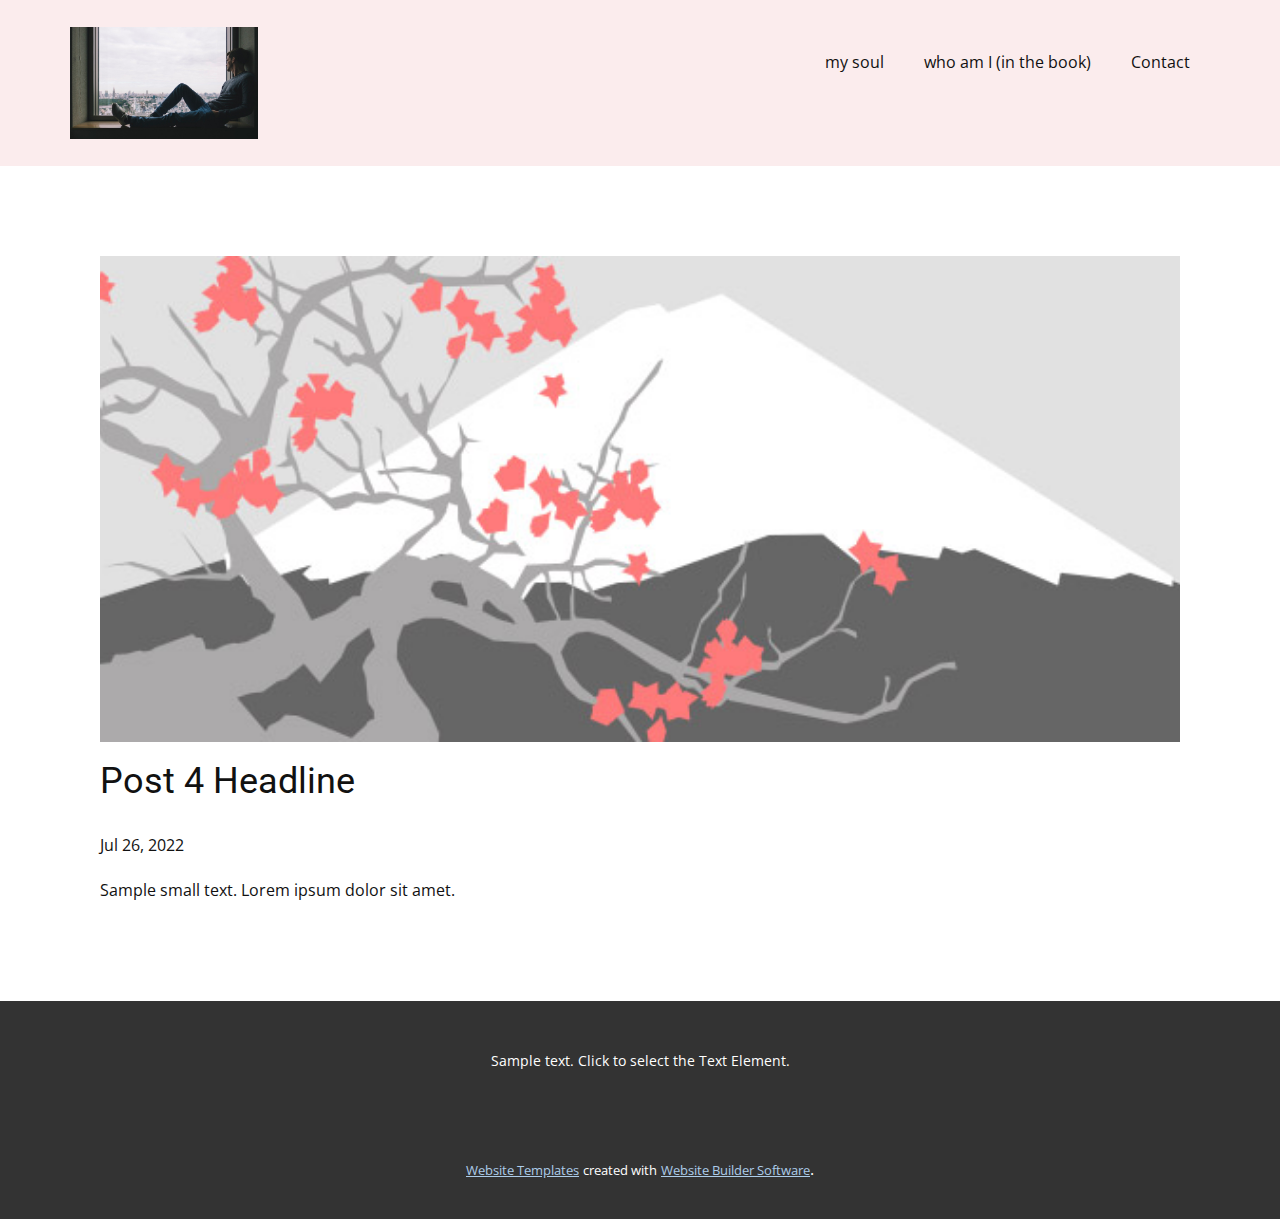
<file: my soul 1/blog/post-3.html>
<!doctype html>
<html style="font-size: 16px;" lang="en"><head>
    <meta name="viewport" content="width=device-width, initial-scale=1.0">
    <meta charset="utf-8">
    <meta name="keywords" content="Post 1 Headline">
    <meta name="description" content="">
    <title>Post 4 Headline</title>
    <link rel="stylesheet" href="../nicepage.css" media="screen">
<link rel="stylesheet" href="../Post-Template.css" media="screen">
    <script class="u-script" type="text/javascript" src="../jquery.js" defer=""></script>
    <script class="u-script" type="text/javascript" src="../nicepage.js" defer=""></script>
    <meta name="generator" content="Nicepage 4.14.1, nicepage.com">
    <link id="u-theme-google-font" rel="stylesheet" href="https://fonts.googleapis.com/css?family=Roboto:100,100i,300,300i,400,400i,500,500i,700,700i,900,900i|Open+Sans:300,300i,400,400i,500,500i,600,600i,700,700i,800,800i">
    
    
    <script type="application/ld+json">{
		"@context": "http://schema.org",
		"@type": "Organization",
		"name": "",
		"logo": "images/dc80bf2dd4ebc534b81eb576ed955619dc2516a9735e4246ec893dcf55aa09e299e7e030cd2f0b8c7b1dbb7e58ff4d2bac101c9789a514e814a41e_1280.jpg"
}</script>
    <meta name="theme-color" content="#478ac9">
  </head>
  <body class="u-body u-xl-mode" data-lang="en"><header class="u-clearfix u-header u-palette-2-light-3 u-header" id="sec-d4ff"><div class="u-clearfix u-sheet u-valign-middle u-sheet-1">
        <a href="https://nicepage.com" class="u-image u-logo u-image-1" data-image-width="1280" data-image-height="762">
          <img src="../images/dc80bf2dd4ebc534b81eb576ed955619dc2516a9735e4246ec893dcf55aa09e299e7e030cd2f0b8c7b1dbb7e58ff4d2bac101c9789a514e814a41e_1280.jpg" class="u-logo-image u-logo-image-1">
        </a>
        <nav class="u-menu u-menu-dropdown u-offcanvas u-menu-1">
          <div class="menu-collapse" style="font-size: 1rem; letter-spacing: 0px;">
            <a class="u-button-style u-custom-left-right-menu-spacing u-custom-padding-bottom u-custom-top-bottom-menu-spacing u-nav-link u-text-active-palette-1-base u-text-hover-palette-2-base" href="#">
              <svg class="u-svg-link" viewBox="0 0 24 24"><use xmlns:xlink="http://www.w3.org/1999/xlink" xlink:href="#menu-hamburger"></use></svg>
              <svg class="u-svg-content" version="1.1" id="menu-hamburger" viewBox="0 0 16 16" x="0px" y="0px" xmlns:xlink="http://www.w3.org/1999/xlink" xmlns="http://www.w3.org/2000/svg"><g><rect y="1" width="16" height="2"></rect><rect y="7" width="16" height="2"></rect><rect y="13" width="16" height="2"></rect>
</g></svg>
            </a>
          </div>
          <div class="u-nav-container">
            <ul class="u-nav u-unstyled u-nav-1"><li class="u-nav-item"><a class="u-button-style u-nav-link u-text-active-palette-1-base u-text-hover-palette-2-base" href="../my-soul.html" style="padding: 10px 20px;">my soul</a>
</li><li class="u-nav-item"><a class="u-button-style u-nav-link u-text-active-palette-1-base u-text-hover-palette-2-base" href="../who-am-I-(in-the-book).html" style="padding: 10px 20px;">who am I (in the book)</a>
</li><li class="u-nav-item"><a class="u-button-style u-nav-link u-text-active-palette-1-base u-text-hover-palette-2-base" href="../Contact.html" style="padding: 10px 20px;">Contact</a>
</li></ul>
          </div>
          <div class="u-nav-container-collapse">
            <div class="u-black u-container-style u-inner-container-layout u-opacity u-opacity-95 u-sidenav">
              <div class="u-inner-container-layout u-sidenav-overflow">
                <div class="u-menu-close"></div>
                <ul class="u-align-center u-nav u-popupmenu-items u-unstyled u-nav-2"><li class="u-nav-item"><a class="u-button-style u-nav-link" href="../my-soul.html">my soul</a>
</li><li class="u-nav-item"><a class="u-button-style u-nav-link" href="../who-am-I-(in-the-book).html">who am I (in the book)</a>
</li><li class="u-nav-item"><a class="u-button-style u-nav-link" href="../Contact.html">Contact</a>
</li></ul>
              </div>
            </div>
            <div class="u-black u-menu-overlay u-opacity u-opacity-70"></div>
          </div>
        </nav>
      </div></header>
    <section class="u-align-center u-clearfix u-section-1" id="sec-327a">
      <div class="u-clearfix u-sheet u-valign-middle-md u-valign-middle-sm u-valign-middle-xs u-sheet-1"><!--post_details--><!--post_details_options_json--><!--{"source":""}--><!--/post_details_options_json--><!--blog_post-->
        <div class="u-container-style u-expanded-width u-post-details u-post-details-1">
          <div class="u-container-layout u-valign-middle u-container-layout-1"><!--blog_post_image-->
            <img alt="" class="u-blog-control u-expanded-width u-image u-image-default u-image-1" src="[data-uri]"><!--/blog_post_image--><!--blog_post_header-->
            <h2 class="u-blog-control u-text u-text-1">Post 4 Headline</h2><!--/blog_post_header--><!--blog_post_metadata-->
            <div class="u-blog-control u-metadata u-metadata-1"><!--blog_post_metadata_date-->
              <span class="u-meta-date u-meta-icon">Jul 26, 2022</span><!--/blog_post_metadata_date--><!--blog_post_metadata_category-->
              <!--/blog_post_metadata_category--><!--blog_post_metadata_comments-->
              <!--/blog_post_metadata_comments-->
            </div><!--/blog_post_metadata--><!--blog_post_content-->
            <div class="u-align-justify u-blog-control u-post-content u-text u-text-2 fr-view">
  Sample small text. Lorem ipsum dolor sit amet.
  </div><!--/blog_post_content-->
          </div>
        </div><!--/blog_post--><!--/post_details-->
      </div>
    </section>
    
    
    <footer class="u-align-center u-clearfix u-footer u-grey-80 u-footer" id="sec-7881"><div class="u-clearfix u-sheet u-sheet-1">
        <p class="u-small-text u-text u-text-variant u-text-1">Sample text. Click to select the Text Element.</p>
      </div></footer>
    <section class="u-backlink u-clearfix u-grey-80">
      <a class="u-link" href="https://nicepage.com/website-templates" target="_blank">
        <span>Website Templates</span>
      </a>
      <p class="u-text">
        <span>created with</span>
      </p>
      <a class="u-link" href="" target="_blank">
        <span>Website Builder Software</span>
      </a>. 
    </section>
  
</body></html>
</file>
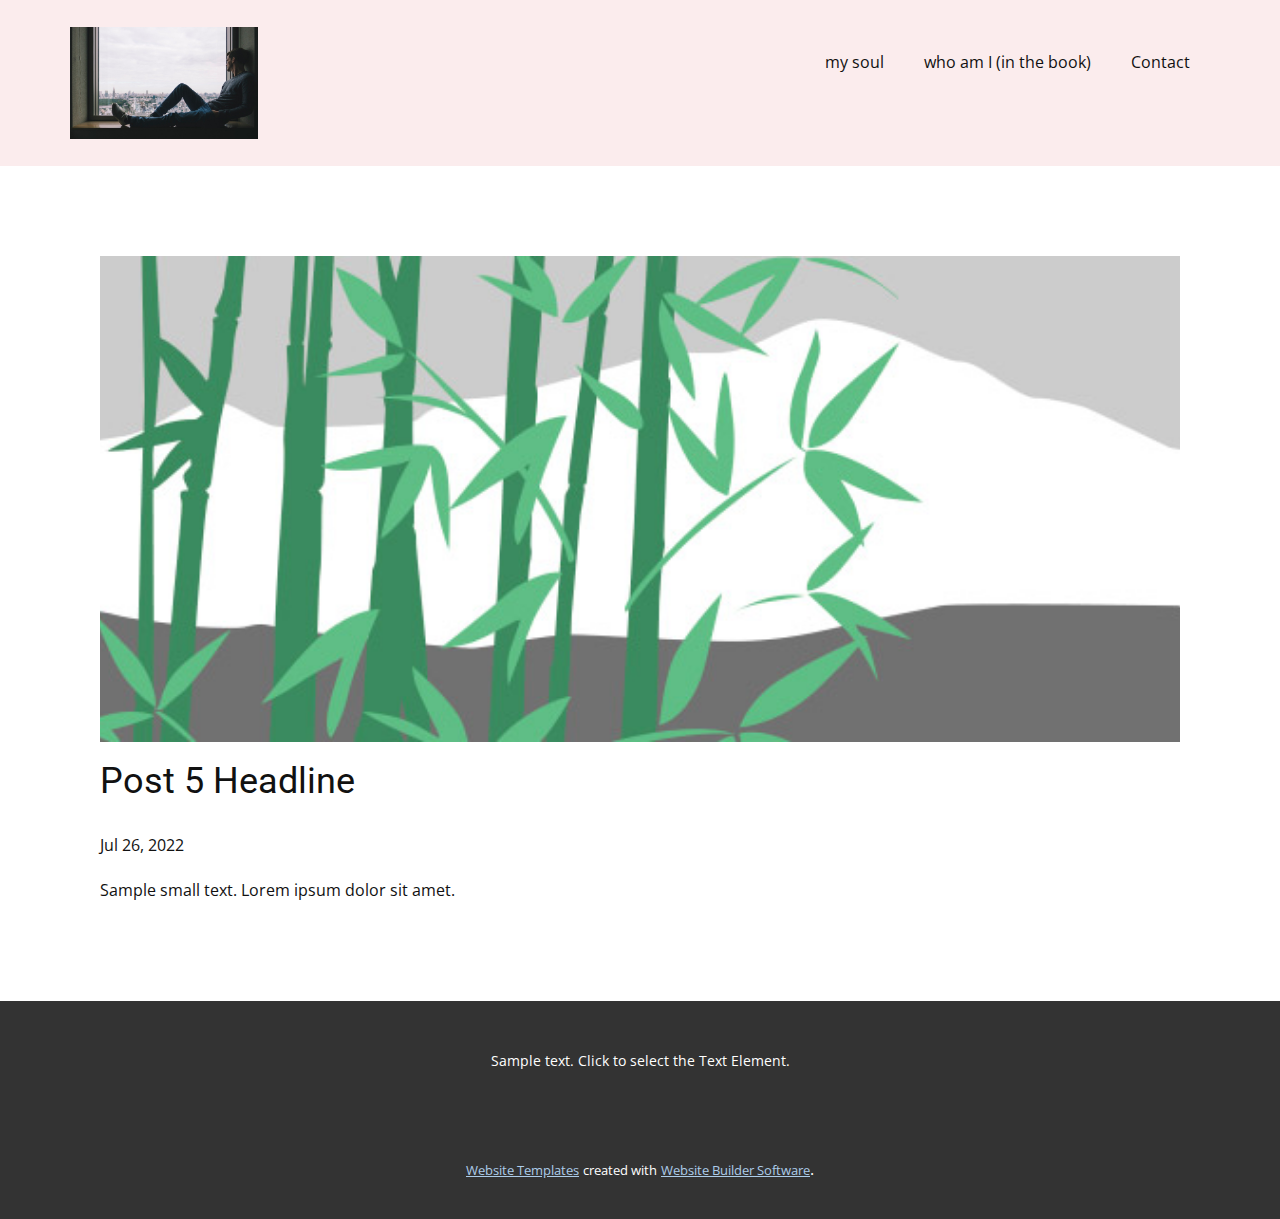
<file: my soul 1/blog/post-4.html>
<!doctype html>
<html style="font-size: 16px;" lang="en"><head>
    <meta name="viewport" content="width=device-width, initial-scale=1.0">
    <meta charset="utf-8">
    <meta name="keywords" content="Post 1 Headline">
    <meta name="description" content="">
    <title>Post 5 Headline</title>
    <link rel="stylesheet" href="../nicepage.css" media="screen">
<link rel="stylesheet" href="../Post-Template.css" media="screen">
    <script class="u-script" type="text/javascript" src="../jquery.js" defer=""></script>
    <script class="u-script" type="text/javascript" src="../nicepage.js" defer=""></script>
    <meta name="generator" content="Nicepage 4.14.1, nicepage.com">
    <link id="u-theme-google-font" rel="stylesheet" href="https://fonts.googleapis.com/css?family=Roboto:100,100i,300,300i,400,400i,500,500i,700,700i,900,900i|Open+Sans:300,300i,400,400i,500,500i,600,600i,700,700i,800,800i">
    
    
    <script type="application/ld+json">{
		"@context": "http://schema.org",
		"@type": "Organization",
		"name": "",
		"logo": "images/dc80bf2dd4ebc534b81eb576ed955619dc2516a9735e4246ec893dcf55aa09e299e7e030cd2f0b8c7b1dbb7e58ff4d2bac101c9789a514e814a41e_1280.jpg"
}</script>
    <meta name="theme-color" content="#478ac9">
  </head>
  <body class="u-body u-xl-mode" data-lang="en"><header class="u-clearfix u-header u-palette-2-light-3 u-header" id="sec-d4ff"><div class="u-clearfix u-sheet u-valign-middle u-sheet-1">
        <a href="https://nicepage.com" class="u-image u-logo u-image-1" data-image-width="1280" data-image-height="762">
          <img src="../images/dc80bf2dd4ebc534b81eb576ed955619dc2516a9735e4246ec893dcf55aa09e299e7e030cd2f0b8c7b1dbb7e58ff4d2bac101c9789a514e814a41e_1280.jpg" class="u-logo-image u-logo-image-1">
        </a>
        <nav class="u-menu u-menu-dropdown u-offcanvas u-menu-1">
          <div class="menu-collapse" style="font-size: 1rem; letter-spacing: 0px;">
            <a class="u-button-style u-custom-left-right-menu-spacing u-custom-padding-bottom u-custom-top-bottom-menu-spacing u-nav-link u-text-active-palette-1-base u-text-hover-palette-2-base" href="#">
              <svg class="u-svg-link" viewBox="0 0 24 24"><use xmlns:xlink="http://www.w3.org/1999/xlink" xlink:href="#menu-hamburger"></use></svg>
              <svg class="u-svg-content" version="1.1" id="menu-hamburger" viewBox="0 0 16 16" x="0px" y="0px" xmlns:xlink="http://www.w3.org/1999/xlink" xmlns="http://www.w3.org/2000/svg"><g><rect y="1" width="16" height="2"></rect><rect y="7" width="16" height="2"></rect><rect y="13" width="16" height="2"></rect>
</g></svg>
            </a>
          </div>
          <div class="u-nav-container">
            <ul class="u-nav u-unstyled u-nav-1"><li class="u-nav-item"><a class="u-button-style u-nav-link u-text-active-palette-1-base u-text-hover-palette-2-base" href="../my-soul.html" style="padding: 10px 20px;">my soul</a>
</li><li class="u-nav-item"><a class="u-button-style u-nav-link u-text-active-palette-1-base u-text-hover-palette-2-base" href="../who-am-I-(in-the-book).html" style="padding: 10px 20px;">who am I (in the book)</a>
</li><li class="u-nav-item"><a class="u-button-style u-nav-link u-text-active-palette-1-base u-text-hover-palette-2-base" href="../Contact.html" style="padding: 10px 20px;">Contact</a>
</li></ul>
          </div>
          <div class="u-nav-container-collapse">
            <div class="u-black u-container-style u-inner-container-layout u-opacity u-opacity-95 u-sidenav">
              <div class="u-inner-container-layout u-sidenav-overflow">
                <div class="u-menu-close"></div>
                <ul class="u-align-center u-nav u-popupmenu-items u-unstyled u-nav-2"><li class="u-nav-item"><a class="u-button-style u-nav-link" href="../my-soul.html">my soul</a>
</li><li class="u-nav-item"><a class="u-button-style u-nav-link" href="../who-am-I-(in-the-book).html">who am I (in the book)</a>
</li><li class="u-nav-item"><a class="u-button-style u-nav-link" href="../Contact.html">Contact</a>
</li></ul>
              </div>
            </div>
            <div class="u-black u-menu-overlay u-opacity u-opacity-70"></div>
          </div>
        </nav>
      </div></header>
    <section class="u-align-center u-clearfix u-section-1" id="sec-327a">
      <div class="u-clearfix u-sheet u-valign-middle-md u-valign-middle-sm u-valign-middle-xs u-sheet-1"><!--post_details--><!--post_details_options_json--><!--{"source":""}--><!--/post_details_options_json--><!--blog_post-->
        <div class="u-container-style u-expanded-width u-post-details u-post-details-1">
          <div class="u-container-layout u-valign-middle u-container-layout-1"><!--blog_post_image-->
            <img alt="" class="u-blog-control u-expanded-width u-image u-image-default u-image-1" src="[data-uri]"><!--/blog_post_image--><!--blog_post_header-->
            <h2 class="u-blog-control u-text u-text-1">Post 5 Headline</h2><!--/blog_post_header--><!--blog_post_metadata-->
            <div class="u-blog-control u-metadata u-metadata-1"><!--blog_post_metadata_date-->
              <span class="u-meta-date u-meta-icon">Jul 26, 2022</span><!--/blog_post_metadata_date--><!--blog_post_metadata_category-->
              <!--/blog_post_metadata_category--><!--blog_post_metadata_comments-->
              <!--/blog_post_metadata_comments-->
            </div><!--/blog_post_metadata--><!--blog_post_content-->
            <div class="u-align-justify u-blog-control u-post-content u-text u-text-2 fr-view">
  Sample small text. Lorem ipsum dolor sit amet.
  </div><!--/blog_post_content-->
          </div>
        </div><!--/blog_post--><!--/post_details-->
      </div>
    </section>
    
    
    <footer class="u-align-center u-clearfix u-footer u-grey-80 u-footer" id="sec-7881"><div class="u-clearfix u-sheet u-sheet-1">
        <p class="u-small-text u-text u-text-variant u-text-1">Sample text. Click to select the Text Element.</p>
      </div></footer>
    <section class="u-backlink u-clearfix u-grey-80">
      <a class="u-link" href="https://nicepage.com/website-templates" target="_blank">
        <span>Website Templates</span>
      </a>
      <p class="u-text">
        <span>created with</span>
      </p>
      <a class="u-link" href="" target="_blank">
        <span>Website Builder Software</span>
      </a>. 
    </section>
  
</body></html>
</file>
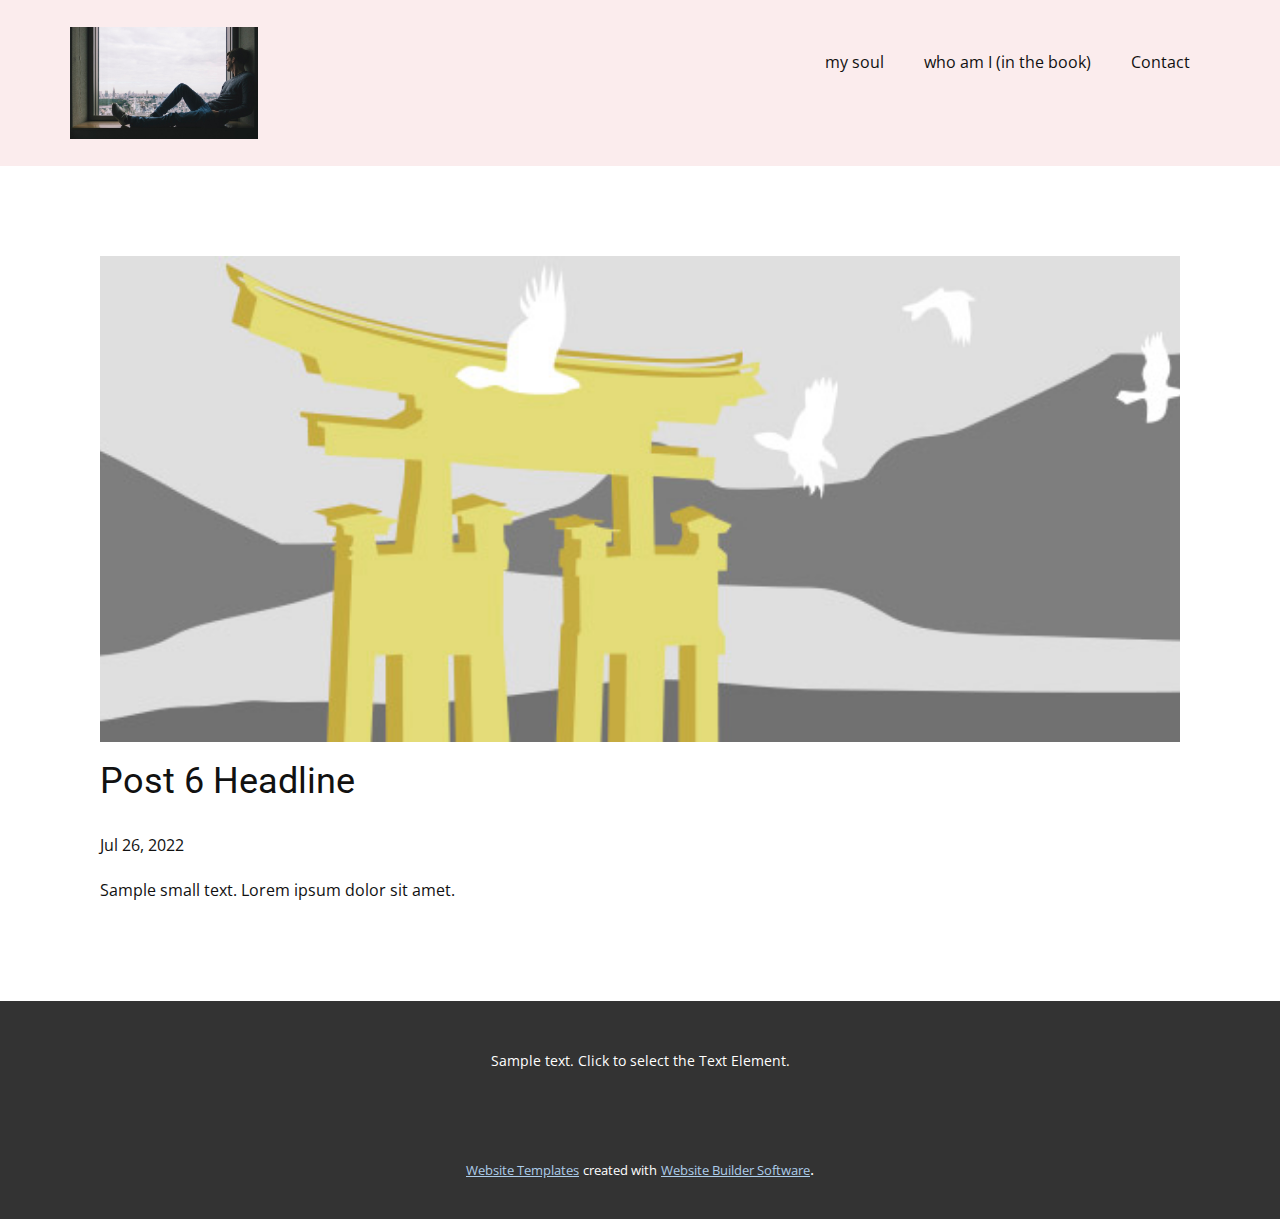
<file: my soul 1/blog/post-5.html>
<!doctype html>
<html style="font-size: 16px;" lang="en"><head>
    <meta name="viewport" content="width=device-width, initial-scale=1.0">
    <meta charset="utf-8">
    <meta name="keywords" content="Post 1 Headline">
    <meta name="description" content="">
    <title>Post 6 Headline</title>
    <link rel="stylesheet" href="../nicepage.css" media="screen">
<link rel="stylesheet" href="../Post-Template.css" media="screen">
    <script class="u-script" type="text/javascript" src="../jquery.js" defer=""></script>
    <script class="u-script" type="text/javascript" src="../nicepage.js" defer=""></script>
    <meta name="generator" content="Nicepage 4.14.1, nicepage.com">
    <link id="u-theme-google-font" rel="stylesheet" href="https://fonts.googleapis.com/css?family=Roboto:100,100i,300,300i,400,400i,500,500i,700,700i,900,900i|Open+Sans:300,300i,400,400i,500,500i,600,600i,700,700i,800,800i">
    
    
    <script type="application/ld+json">{
		"@context": "http://schema.org",
		"@type": "Organization",
		"name": "",
		"logo": "images/dc80bf2dd4ebc534b81eb576ed955619dc2516a9735e4246ec893dcf55aa09e299e7e030cd2f0b8c7b1dbb7e58ff4d2bac101c9789a514e814a41e_1280.jpg"
}</script>
    <meta name="theme-color" content="#478ac9">
  </head>
  <body class="u-body u-xl-mode" data-lang="en"><header class="u-clearfix u-header u-palette-2-light-3 u-header" id="sec-d4ff"><div class="u-clearfix u-sheet u-valign-middle u-sheet-1">
        <a href="https://nicepage.com" class="u-image u-logo u-image-1" data-image-width="1280" data-image-height="762">
          <img src="../images/dc80bf2dd4ebc534b81eb576ed955619dc2516a9735e4246ec893dcf55aa09e299e7e030cd2f0b8c7b1dbb7e58ff4d2bac101c9789a514e814a41e_1280.jpg" class="u-logo-image u-logo-image-1">
        </a>
        <nav class="u-menu u-menu-dropdown u-offcanvas u-menu-1">
          <div class="menu-collapse" style="font-size: 1rem; letter-spacing: 0px;">
            <a class="u-button-style u-custom-left-right-menu-spacing u-custom-padding-bottom u-custom-top-bottom-menu-spacing u-nav-link u-text-active-palette-1-base u-text-hover-palette-2-base" href="#">
              <svg class="u-svg-link" viewBox="0 0 24 24"><use xmlns:xlink="http://www.w3.org/1999/xlink" xlink:href="#menu-hamburger"></use></svg>
              <svg class="u-svg-content" version="1.1" id="menu-hamburger" viewBox="0 0 16 16" x="0px" y="0px" xmlns:xlink="http://www.w3.org/1999/xlink" xmlns="http://www.w3.org/2000/svg"><g><rect y="1" width="16" height="2"></rect><rect y="7" width="16" height="2"></rect><rect y="13" width="16" height="2"></rect>
</g></svg>
            </a>
          </div>
          <div class="u-nav-container">
            <ul class="u-nav u-unstyled u-nav-1"><li class="u-nav-item"><a class="u-button-style u-nav-link u-text-active-palette-1-base u-text-hover-palette-2-base" href="../my-soul.html" style="padding: 10px 20px;">my soul</a>
</li><li class="u-nav-item"><a class="u-button-style u-nav-link u-text-active-palette-1-base u-text-hover-palette-2-base" href="../who-am-I-(in-the-book).html" style="padding: 10px 20px;">who am I (in the book)</a>
</li><li class="u-nav-item"><a class="u-button-style u-nav-link u-text-active-palette-1-base u-text-hover-palette-2-base" href="../Contact.html" style="padding: 10px 20px;">Contact</a>
</li></ul>
          </div>
          <div class="u-nav-container-collapse">
            <div class="u-black u-container-style u-inner-container-layout u-opacity u-opacity-95 u-sidenav">
              <div class="u-inner-container-layout u-sidenav-overflow">
                <div class="u-menu-close"></div>
                <ul class="u-align-center u-nav u-popupmenu-items u-unstyled u-nav-2"><li class="u-nav-item"><a class="u-button-style u-nav-link" href="../my-soul.html">my soul</a>
</li><li class="u-nav-item"><a class="u-button-style u-nav-link" href="../who-am-I-(in-the-book).html">who am I (in the book)</a>
</li><li class="u-nav-item"><a class="u-button-style u-nav-link" href="../Contact.html">Contact</a>
</li></ul>
              </div>
            </div>
            <div class="u-black u-menu-overlay u-opacity u-opacity-70"></div>
          </div>
        </nav>
      </div></header>
    <section class="u-align-center u-clearfix u-section-1" id="sec-327a">
      <div class="u-clearfix u-sheet u-valign-middle-md u-valign-middle-sm u-valign-middle-xs u-sheet-1"><!--post_details--><!--post_details_options_json--><!--{"source":""}--><!--/post_details_options_json--><!--blog_post-->
        <div class="u-container-style u-expanded-width u-post-details u-post-details-1">
          <div class="u-container-layout u-valign-middle u-container-layout-1"><!--blog_post_image-->
            <img alt="" class="u-blog-control u-expanded-width u-image u-image-default u-image-1" src="[data-uri]"><!--/blog_post_image--><!--blog_post_header-->
            <h2 class="u-blog-control u-text u-text-1">Post 6 Headline</h2><!--/blog_post_header--><!--blog_post_metadata-->
            <div class="u-blog-control u-metadata u-metadata-1"><!--blog_post_metadata_date-->
              <span class="u-meta-date u-meta-icon">Jul 26, 2022</span><!--/blog_post_metadata_date--><!--blog_post_metadata_category-->
              <!--/blog_post_metadata_category--><!--blog_post_metadata_comments-->
              <!--/blog_post_metadata_comments-->
            </div><!--/blog_post_metadata--><!--blog_post_content-->
            <div class="u-align-justify u-blog-control u-post-content u-text u-text-2 fr-view">
  Sample small text. Lorem ipsum dolor sit amet.
  </div><!--/blog_post_content-->
          </div>
        </div><!--/blog_post--><!--/post_details-->
      </div>
    </section>
    
    
    <footer class="u-align-center u-clearfix u-footer u-grey-80 u-footer" id="sec-7881"><div class="u-clearfix u-sheet u-sheet-1">
        <p class="u-small-text u-text u-text-variant u-text-1">Sample text. Click to select the Text Element.</p>
      </div></footer>
    <section class="u-backlink u-clearfix u-grey-80">
      <a class="u-link" href="https://nicepage.com/website-templates" target="_blank">
        <span>Website Templates</span>
      </a>
      <p class="u-text">
        <span>created with</span>
      </p>
      <a class="u-link" href="" target="_blank">
        <span>Website Builder Software</span>
      </a>. 
    </section>
  
</body></html>
</file>
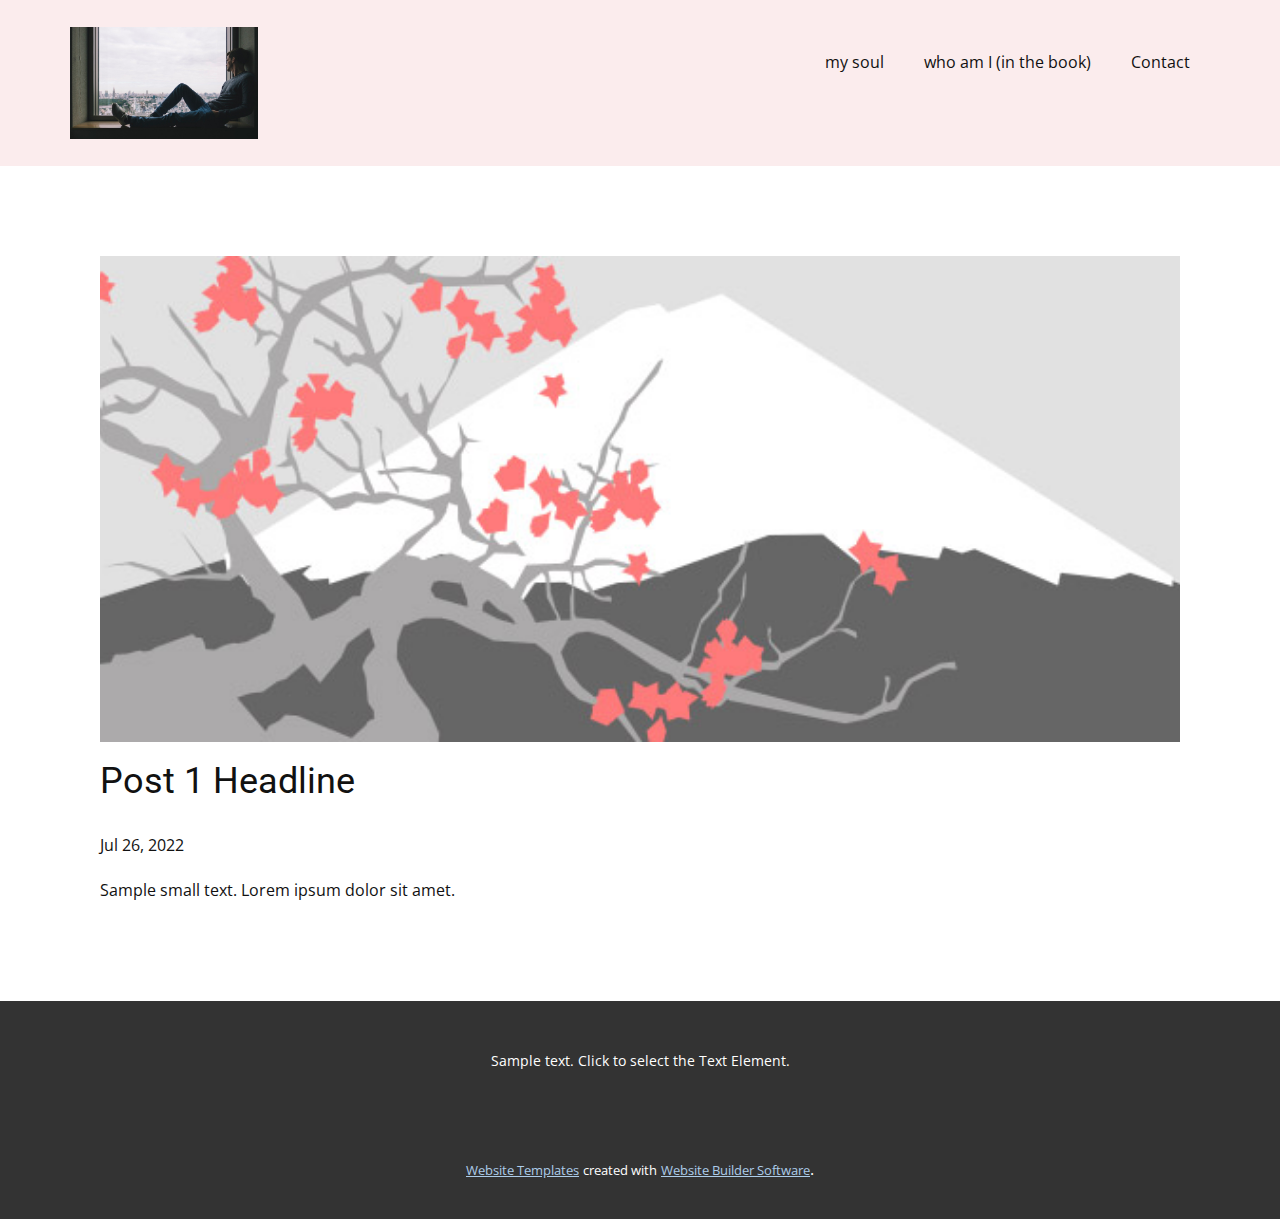
<file: my soul 1/blog/post.html>
<!doctype html>
<html style="font-size: 16px;" lang="en"><head>
    <meta name="viewport" content="width=device-width, initial-scale=1.0">
    <meta charset="utf-8">
    <meta name="keywords" content="Post 1 Headline">
    <meta name="description" content="">
    <title>Post 1 Headline</title>
    <link rel="stylesheet" href="../nicepage.css" media="screen">
<link rel="stylesheet" href="../Post-Template.css" media="screen">
    <script class="u-script" type="text/javascript" src="../jquery.js" defer=""></script>
    <script class="u-script" type="text/javascript" src="../nicepage.js" defer=""></script>
    <meta name="generator" content="Nicepage 4.14.1, nicepage.com">
    <link id="u-theme-google-font" rel="stylesheet" href="https://fonts.googleapis.com/css?family=Roboto:100,100i,300,300i,400,400i,500,500i,700,700i,900,900i|Open+Sans:300,300i,400,400i,500,500i,600,600i,700,700i,800,800i">
    
    
    <script type="application/ld+json">{
		"@context": "http://schema.org",
		"@type": "Organization",
		"name": "",
		"logo": "images/dc80bf2dd4ebc534b81eb576ed955619dc2516a9735e4246ec893dcf55aa09e299e7e030cd2f0b8c7b1dbb7e58ff4d2bac101c9789a514e814a41e_1280.jpg"
}</script>
    <meta name="theme-color" content="#478ac9">
  </head>
  <body class="u-body u-xl-mode" data-lang="en"><header class="u-clearfix u-header u-palette-2-light-3 u-header" id="sec-d4ff"><div class="u-clearfix u-sheet u-valign-middle u-sheet-1">
        <a href="https://nicepage.com" class="u-image u-logo u-image-1" data-image-width="1280" data-image-height="762">
          <img src="../images/dc80bf2dd4ebc534b81eb576ed955619dc2516a9735e4246ec893dcf55aa09e299e7e030cd2f0b8c7b1dbb7e58ff4d2bac101c9789a514e814a41e_1280.jpg" class="u-logo-image u-logo-image-1">
        </a>
        <nav class="u-menu u-menu-dropdown u-offcanvas u-menu-1">
          <div class="menu-collapse" style="font-size: 1rem; letter-spacing: 0px;">
            <a class="u-button-style u-custom-left-right-menu-spacing u-custom-padding-bottom u-custom-top-bottom-menu-spacing u-nav-link u-text-active-palette-1-base u-text-hover-palette-2-base" href="#">
              <svg class="u-svg-link" viewBox="0 0 24 24"><use xmlns:xlink="http://www.w3.org/1999/xlink" xlink:href="#menu-hamburger"></use></svg>
              <svg class="u-svg-content" version="1.1" id="menu-hamburger" viewBox="0 0 16 16" x="0px" y="0px" xmlns:xlink="http://www.w3.org/1999/xlink" xmlns="http://www.w3.org/2000/svg"><g><rect y="1" width="16" height="2"></rect><rect y="7" width="16" height="2"></rect><rect y="13" width="16" height="2"></rect>
</g></svg>
            </a>
          </div>
          <div class="u-nav-container">
            <ul class="u-nav u-unstyled u-nav-1"><li class="u-nav-item"><a class="u-button-style u-nav-link u-text-active-palette-1-base u-text-hover-palette-2-base" href="../my-soul.html" style="padding: 10px 20px;">my soul</a>
</li><li class="u-nav-item"><a class="u-button-style u-nav-link u-text-active-palette-1-base u-text-hover-palette-2-base" href="../who-am-I-(in-the-book).html" style="padding: 10px 20px;">who am I (in the book)</a>
</li><li class="u-nav-item"><a class="u-button-style u-nav-link u-text-active-palette-1-base u-text-hover-palette-2-base" href="../Contact.html" style="padding: 10px 20px;">Contact</a>
</li></ul>
          </div>
          <div class="u-nav-container-collapse">
            <div class="u-black u-container-style u-inner-container-layout u-opacity u-opacity-95 u-sidenav">
              <div class="u-inner-container-layout u-sidenav-overflow">
                <div class="u-menu-close"></div>
                <ul class="u-align-center u-nav u-popupmenu-items u-unstyled u-nav-2"><li class="u-nav-item"><a class="u-button-style u-nav-link" href="../my-soul.html">my soul</a>
</li><li class="u-nav-item"><a class="u-button-style u-nav-link" href="../who-am-I-(in-the-book).html">who am I (in the book)</a>
</li><li class="u-nav-item"><a class="u-button-style u-nav-link" href="../Contact.html">Contact</a>
</li></ul>
              </div>
            </div>
            <div class="u-black u-menu-overlay u-opacity u-opacity-70"></div>
          </div>
        </nav>
      </div></header>
    <section class="u-align-center u-clearfix u-section-1" id="sec-327a">
      <div class="u-clearfix u-sheet u-valign-middle-md u-valign-middle-sm u-valign-middle-xs u-sheet-1"><!--post_details--><!--post_details_options_json--><!--{"source":""}--><!--/post_details_options_json--><!--blog_post-->
        <div class="u-container-style u-expanded-width u-post-details u-post-details-1">
          <div class="u-container-layout u-valign-middle u-container-layout-1"><!--blog_post_image-->
            <img alt="" class="u-blog-control u-expanded-width u-image u-image-default u-image-1" src="[data-uri]"><!--/blog_post_image--><!--blog_post_header-->
            <h2 class="u-blog-control u-text u-text-1">Post 1 Headline</h2><!--/blog_post_header--><!--blog_post_metadata-->
            <div class="u-blog-control u-metadata u-metadata-1"><!--blog_post_metadata_date-->
              <span class="u-meta-date u-meta-icon">Jul 26, 2022</span><!--/blog_post_metadata_date--><!--blog_post_metadata_category-->
              <!--/blog_post_metadata_category--><!--blog_post_metadata_comments-->
              <!--/blog_post_metadata_comments-->
            </div><!--/blog_post_metadata--><!--blog_post_content-->
            <div class="u-align-justify u-blog-control u-post-content u-text u-text-2 fr-view">
  Sample small text. Lorem ipsum dolor sit amet.
  </div><!--/blog_post_content-->
          </div>
        </div><!--/blog_post--><!--/post_details-->
      </div>
    </section>
    
    
    <footer class="u-align-center u-clearfix u-footer u-grey-80 u-footer" id="sec-7881"><div class="u-clearfix u-sheet u-sheet-1">
        <p class="u-small-text u-text u-text-variant u-text-1">Sample text. Click to select the Text Element.</p>
      </div></footer>
    <section class="u-backlink u-clearfix u-grey-80">
      <a class="u-link" href="https://nicepage.com/website-templates" target="_blank">
        <span>Website Templates</span>
      </a>
      <p class="u-text">
        <span>created with</span>
      </p>
      <a class="u-link" href="" target="_blank">
        <span>Website Builder Software</span>
      </a>. 
    </section>
  
</body></html>
</file>
